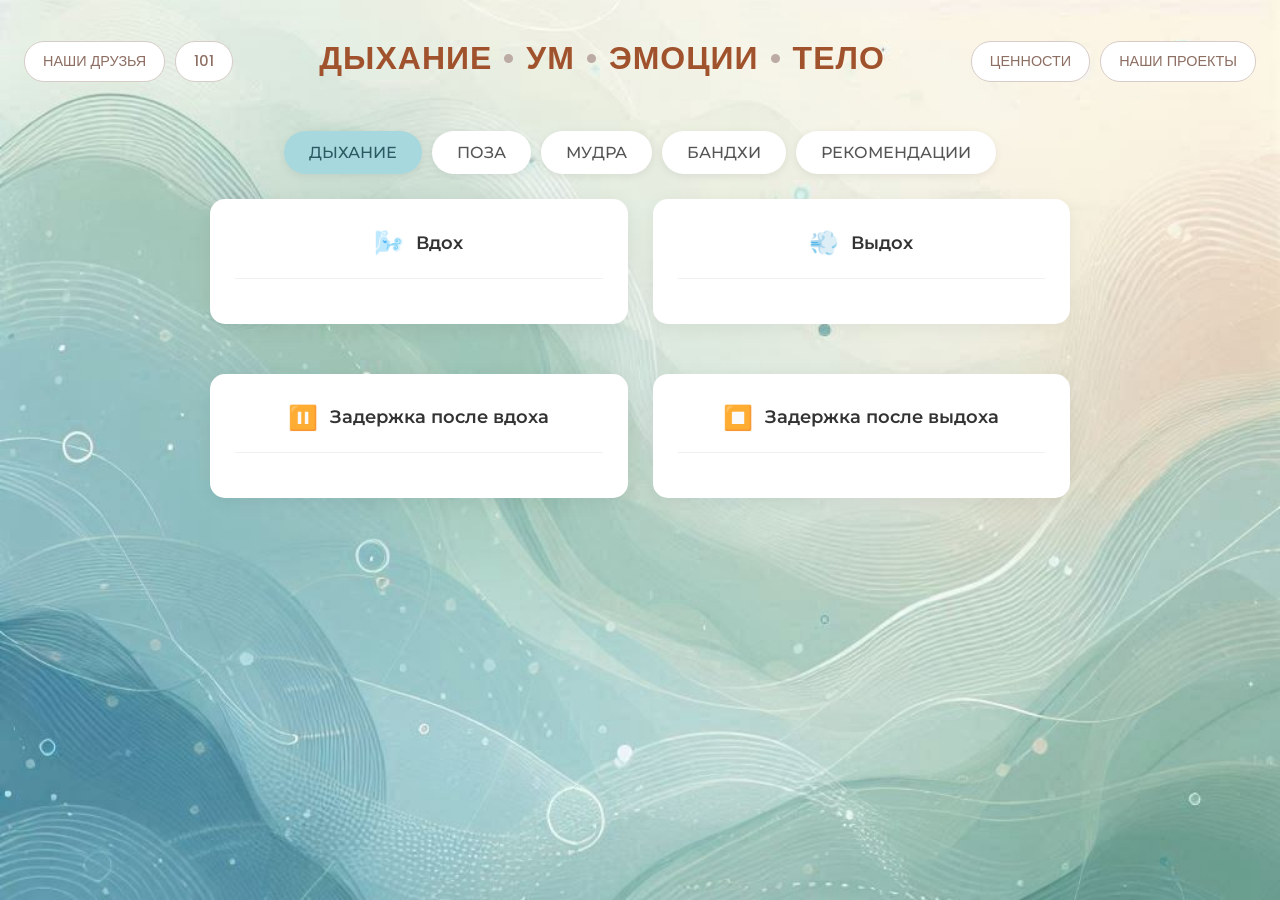
<file: 101.html>
<!DOCTYPE html>
<html lang="ru">
<head>
    <meta charset="UTF-8">
    <meta name="viewport" content="width=device-width, initial-scale=1.0">
    <title>Принципы Дыхания</title>
    
    <!-- Подключаем шрифты -->
    <link rel="preconnect" href="https://fonts.googleapis.com">
    <link rel="preconnect" href="https://fonts.gstatic.com" crossorigin>
    <link href="https://fonts.googleapis.com/css2?family=Poppins:wght@400;500;600&family=Montserrat:wght@500;600&display=swap" rel="stylesheet">
    
    <!-- Вот эта строка подключает твой файл со стилями -->
    <link rel="stylesheet" href="style.css">

</head>
<body>
   <div class="container">
        <header class="site-header">
            <div class="top-nav-bar">
                <div class="nav-group-left">
                    <a href="friends.html" class="nav-button">НАШИ ДРУЗЬЯ</a>
                    <a href="101.html" class="nav-button panel-101">101</a>
                </div>
                <h1 class="site-title">
                    <a class="site-title-link" href="index.html"> 
                        <span class="title-part">ДЫХАНИЕ</span><span class="title-separator"> • </span>
                        <span class="title-part">УМ</span><span class="title-separator"> • </span>
                        <span class="title-part">ЭМОЦИИ</span><span class="title-separator"> • </span>
                        <span class="title-part">ТЕЛО</span>
                    </a>
                </h1>
                <div class="nav-group-right">
                    <a href="https://www.notion.so/private25/1ce0787de35d4fd7b3238b3dd1a90fca" target="_blank" rel="noopener noreferrer" class="nav-button panel-values">ЦЕННОСТИ</a>
                    <a href="projects.html" class="nav-button">НАШИ ПРОЕКТЫ</a>
                </div>
            </div>
        </header>
        <div class="page-container">
            <div class="tabs-container">
                <!-- КНОПКИ-ВКЛАДКИ -->
                <div class="tabs-nav">
                    <button class="tab-button active tab-breath" data-tab-target="#breath">ДЫХАНИЕ</button>
                    <button class="tab-button tab-pose" data-tab-target="#pose">ПОЗА</button>
                    <button class="tab-button tab-mudra" data-tab-target="#mudra">МУДРА</button>
                    <button class="tab-button tab-bandhi" data-tab-target="#bandhi">БАНДХИ</button>
                    <button class="tab-button tab-recs" data-tab-target="#recs">РЕКОМЕНДАЦИИ</button>
                </div>

                <!-- СОДЕРЖИМОЕ ВКЛАДОК -->
                <div class="tab-content-container">
    
                    <!-- ВКЛАДКА 1: ДЫХАНИЕ (ОБНОВЛЕННОЕ СОДЕРЖАНИЕ) -->
<div id="breath" class="tab-content active">
    <div class="card-grid">
        <!-- Блок 1: Вдох -->
        <details class="info-card">
            <summary class="card-header">
                <span class="card-icon">🌬️</span><h3>Вдох</h3>
            </summary>
            <div class="card-body">
                <p><strong>Суть:</strong> Активный процесс наполнения, питания и принятия жизненной энергии.</p>
                <ul>
                    <li><strong>Физиология:</strong><br>Диафрагма и межреберные мышцы сокращаются, создавая пространство для воздуха. Это — активное действие.</li>
                    <li><strong>Энергетика:</strong>
                        <ul>
                            <strong>Наполнение:</strong> Вы принимаете энергию, пищу, жизнь
                            <strong>Намерение:</strong> Наполниться, принять, получить
                        </ul>
                    </li>
                    <li><strong>Ощущения / Фокус:</strong><br>Сосредоточьтесь на ощущении расширения грудной клетки и мягкого опускания диафрагмы. Представьте, как с воздухом в вас входит свет и жизненная сила. Движение энергии от центра (область пупка) по позвоночнику наверх - к голове</li>
                </ul>
            </div>
        </details>
        <!-- Блок 2: Выдох -->
        <details class="info-card">
            <summary class="card-header">
                <span class="card-icon">💨</span><h3>Выдох</h3>
            </summary>
            <div class="card-body">
                <p><strong>Суть:</strong> Преимущественно пассивный процесс освобождения, очищения и отпускания.</p>
                 <ul>
                    <li><strong>Физиология:</strong><br>Диафрагма и межреберные мышцы расслабляются. Легкие сжимаются под действием эластичности. В спокойном дыхании это — пассивное действие (без усилий)</li>
                    <li><strong>Энергетика:</strong>
                        <ul>
                            <strong>Освобождение:</strong> Вы отпускаете напряжение, усталость, токсины (CO2)
                            <strong>Намерение:</strong> Освободиться, отпустить, заземлиться
                        </ul>
                    </li>
                    <li><strong>Ощущения / Фокус:</strong><br>Сосредоточьтесь на ощущении опустошения и расслабления. Позвольте телу "сдуться" само по себе. Движение энергии - к центру и вниз. Представьте, как напряжение стекает вниз и уходит в землю.</li>
                </ul>
            </div>
        </details>
        <!-- Блок 3: Задержка после вдоха -->
         <details class="info-card">
            <summary class="card-header">
                <span class="card-icon">⏸️</span><h3>Задержка после вдоха</h3>
            </summary>
            <div class="card-body">
                <p><strong>Суть:</strong> Момент трансформации, когда полученная энергия усваивается и интегрируется.</p>
                <ul>
                    <li><strong>Физиология:</strong><br>Давление в легких повышено. Происходит интенсивный газообмен. Это — фаза ассимиляции.</li>
                    <li><strong>Энергетика:</strong>
                        <ul>
                            <strong>Интеграция:</strong> Полученная на вдохе энергия (прана) "переваривается" и усваивается
                            <strong>Намерение:</strong> Усвоить, трансформировать
                        </ul>
                    </li>
                    <li><strong>Ощущения / Фокус:</strong><br>Сосредоточьтесь на ощущении наполненности и концентрации энергии в теле</li>
                </ul>
            </div>
        </details>
        <!-- Блок 4: Задержка после выдоха -->
        <details class="info-card">
            <summary class="card-header">
                <span class="card-icon">⏹️</span><h3>Задержка после выдоха</h3>
            </summary>
            <div class="card-body">
                 <p><strong>Суть:</strong> Момент глубокого покоя и тишины, из которого рождается новый импульс к жизни.</p>
                 <ul>
                    <li><strong>Физиология:</strong><br>Легкие пусты. Нервная система максимально успокаивается. Это — фаза глубокого покоя.</li>
                    <li><strong>Энергетика:</strong>
                        <ul>
                            <strong>Потенциал:</strong> Состояние полной тишины и пустоты, из которой рождается новый импульс к вдоху
                            <strong>Намерение:</strong> Погрузиться в тишину, обнулиться
                        </ul>
                    </li>
                    <li><strong>Ощущения / Фокус:</strong><br>Сосредоточьтесь на ощущении пустоты, тишины и полного расслабления перед началом нового цикла.</li>
                </ul>
            </div>
        </details>
    </div>
</div>

                    <!-- ВКЛАДКА 2: ПОЗА (ОБНОВЛЕННОЕ СОДЕРЖАНИЕ) -->
                   <div id="pose" class="tab-content">
                       <div class="card-grid">
   <!-- Блок 6: На стуле -->
        <details class="info-card">
            <summary class="card-header">
                <span class="card-icon">🪑</span><h3>На стуле</h3>
             </summary>
            <div class="card-body">
                <p><strong>Суть: Самый доступный вариант, идеален для практики без опыта,</strong> а также при травмах коленей или спины.</p>
                <ul>
                    <li><strong>Техника:</strong><br>Сядьте на край стула, не опираясь на спинку. Стопы на полу, параллельны друг другу. Колени согнуты под углом 90 градусов.</li>
                    <li><strong>Фокус:</strong><br>Не проваливайтесь в пояснице. Вытягивайтесь за макушкой вверх. Если стопы не достают до пола, подставьте под них книги. <strong>Даже сидя на стуле, сохраняйте осознанность в осанке.</strong></li>
                </ul>
            </div>
        </details>

                            <!-- Блок 4: Ваджрасана -->
        <details class="info-card">
            <summary class="card-header">
                <span class="card-icon">🧘</span><h3>Ваджрасана</h3>
            </summary>
            <div class="card-body">
                <p><strong>Суть: Отличная поза для начинающих.</strong> Устойчивое положение на коленях, которое естественным образом выпрямляет спину и успокаивает ум.</p>
                <ul>
                    <li><strong>Техника:</strong><br>Встаньте на колени, соедините большие пальцы ног и медленно опустите таз на пятки.</li>
                    <li><strong>Фокус:</strong><br>Если больно подъемам стоп — подложите под них полотенце. Если больно коленям — подушку между бедрами и икрами. <strong>Никогда не терпите острую боль. Цель — устойчивость, а не выносливость.</strong></li>
                </ul>
            </div>
         </details>

                          <!-- Блок 5: Вирасана -->
        <details class="info-card">
            <summary class="card-header">
                <span class="card-icon">🧘</span><h3>Вирасана</h3>
            </summary>
            <div class="card-body">
                <p><strong>Суть:</strong> Поза для более опытных практиков. Глубоко вытягивает переднюю поверхность бедер, требует хорошей гибкости.</p>
                 <ul>
                    <li><strong>Техника:</strong><br>Из позы на коленях разведите стопы в стороны (шире таза) и медленно опустите таз на пол **между стопами**.</li>
                    <li><strong>Фокус:</strong><br>Всегда используйте высокий блок или стопку книг под тазом! Начинайте с высокой опоры. <strong>При малейшей боли в коленях немедленно выходите из позы или увеличьте высоту опоры. Безопасность — приоритет.</strong></li>
                </ul>
            </div>
        </details>

                           <!-- Блок 3: Сукхасана -->
        <details class="info-card">
            <summary class="card-header">
                <span class="card-icon">🧘</span><h3>Сукхасана</h3>
            </summary>
            <div class="card-body">
                <p><strong>Суть: Идеальная поза для новичков и людей без опыта.</strong> Основная задача — не сложное положение ног, а **прямой и вытянутый позвоночник.**</p>
                <ul>
                    <li><strong>Техника:</strong><br>Просто скрестите голени так, чтобы каждая стопа оказалась под противоположным коленом. Расслабьте бедра.</li>
                    <li><strong>Фокус:</strong><br>Не сутультесь! Сядьте на край подушки или блока, чтобы спина выпрямилась сама. Колени должны быть ниже таза. <strong>Ваша цель — комфорт. Если ноги затекают, поменяйте перекрест или сядьте выше.</strong></li>
                </ul>
            </div>
        </details>

                           <!-- Блок 2: Сиддхасана -->
        <details class="info-card">
            <summary class="card-header">
                <span class="card-icon">🧘</span><h3>Сиддхасана</h3>
            </summary>
            <div class="card-body">
                <p><strong>Суть:</strong> Устойчивая медитативная поза, которая направляет энергию вверх. Считается одной из лучших и самых безопасных для практики пранаямы.</p>
                <ul>
                    <li><strong>Техника:</strong><br>1. Согните левую ногу и прижмите пятку к промежности.<br>2. Согните правую ногу и положите правую пятку над левой, у лобковой кости.</li>
                    <li><strong>Фокус:</strong><br>Опора под тазом поможет держать спину прямой без усилий. Колени должны быть на полу или близко к нему. <strong>Практикуйте без напряжения; дискомфорт в лодыжках или коленях — знак, что нужно увеличить высоту опоры.</strong></li>
                </ul>
            </div>
        </details>

                           <!-- Блок 1: Падмасана -->
        <details class="info-card">
            <summary class="card-header">
                <span class="card-icon">🧘</span><h3>Падмасана</h3>
            </summary>
            <div class="card-body">
                <p><strong>Суть:</strong> Создание максимально устойчивого основания для пранаямы с идеально прямым позвоночником. **Это продвинутая поза, не делайте ее при боли в коленях!**</p>
                <ul>
                    <li><strong>Техника:</strong><br>1. Сядьте, вытянув ноги. Согните правую ногу и положите стопу на левое бедро. <br>2. Согните левую ногу и положите ее стопу на правое бедро.</li>
                    <li><strong>Фокус:</strong><br>Все движение идет от тазобедренного сустава, а не от колена. Используйте опору (блок) под тазом. Начните с Полулотоса (только одна нога сверху). <strong>Слушайте тело: боль — это сигнал немедленно ослабить или выйти из позы.</strong></li>
                </ul>
            </div>
        </details>
                           
                        </div>
                    </div>

                
                    <!-- ВКЛАДКА 3: МУДРА (ФИНАЛЬНАЯ ВЕРСИЯ) -->
<div id="mudra" class="tab-content">
    <div class="card-grid">

        <!-- Блок 1: Ладони на бедрах/коленях -->
        <details class="info-card">
            <summary class="card-header">
                <span class="card-icon">👐</span><h3>Ладони на бедрах/коленях</h3>
            </summary>
            <div class="card-body">
                <p><strong>Суть:</strong> Самое простое и базовое положение рук. Оно не отвлекает и создает ощущение стабильности и заземления, позволяя полностью сосредоточиться на дыхании.</p>
                <ul>
                    <li><strong>Техника:</strong><br>Просто положите руки на колени или бедра.<br>• <strong>Ладони вверх:</strong> создает открытость и восприимчивость.<br>• <strong>Ладони вниз:</strong> создает ощущение заземления и стабильности.</li>
                </ul>
            </div>
        </details>

        <!-- Блок 2: Вишну Мудра -->
        <details class="info-card">
            <summary class="card-header">
                <span class="card-icon">👌</span><h3>Вишну Мудра</h3>
            </summary>
            <div class="card-body">
                <p><strong>Суть:</strong> «Жест Вишну» — это специфическое положение пальцев правой руки для выполнения техник попеременного дыхания (пранаям).</p>
                <ul>
                    <li><strong>Техника:</strong><br>1. На правой руке согните указательный и средний пальцы к основанию большого пальца.<br>2. Поднесите руку к лицу. Если это комфортно, то фаланги согнутых указательного и среднего пальцев можно мягко прислонить к области межбровья («третьему глазу») для стабильности.<br>3. Большой палец используется для закрытия правой ноздри, а безымянный и мизинец — для левой.</li>
                </ul>
            </div>
        </details>

        <!-- Блок 3: Джняна Мудра -->
        <details class="info-card">
            <summary class="card-header">
                <span class="card-icon">👌</span><h3>Джняна Мудра</h3>
            </summary>
            <div class="card-body">
                <p><strong>Суть:</strong> «Жест Знания». Пассивный, принимающий жест, который символизирует мудрость и помогает достичь спокойствия.</p>
                <ul>
                    <li><strong>Техника:</strong><br>Кончики указательного и большого пальцев мягко соприкасаются, образуя идеальное кольцо. Остальные три пальца выпрямлены и расслаблены. Ладонь обычно смотрит вниз, располагаясь на колене.</li>
                </ul>
            </div>
        </details>

        <!-- Блок 4: Чин Мудра -->
        <details class="info-card">
            <summary class="card-header">
                <span class="card-icon">👌</span><h3>Чин Мудра</h3>
            </summary>
            <div class="card-body">
                <p><strong>Суть:</strong> «Жест Сознания». Более активный жест, который помогает направить энергию и сохранить осознанность.</p>
                 <ul>
                    <li><strong>Техника:</strong><br>Указательный палец сгибается, и его кончик касается основания большого пальца. Большой палец легко накрывает ноготь указательного. Ладонь обычно смотрит вверх.</li>
                </ul>
            </div>
        </details>

        <!-- Блок 5: Шанмукхи Мудра -->
        <details class="info-card">
            <summary class="card-header">
                <span class="card-icon">🙉</span><h3>Шанмукхи Мудра</h3>
            </summary>
            <div class="card-body">
                <p><strong>Суть:</strong> «Жест закрытия семи врат». Предназначен для отвлечения чувств от внешних объектов для глубокого погружения внутрь. <p><strong>Выполняется с осторожностью, без давления</strong></p>
                <ul>
                    <li><strong>Классический вариант:</strong><br>1. Большими пальцами мягко закройте уши.<br>2. Указательными пальцами легко коснитесь век.<br>3. Средними пальцами — крыльев носа.<br>4. Безымянными — области над верхней губой.<br>5. Мизинцами — области под нижней губой.</li>
                    <li><strong>Альтернативный (упрощенный) вариант:</strong><br>Большими пальцами закройте уши, а остальные пальцы просто положите на лоб или на макушку. Этого достаточно, чтобы направить внимание внутрь.</li>
                </ul>
            </div>
        </details>

    </div>
</div>
                    
                   <!-- ВКЛАДКА 4: БАНДХИ (ПОЛНАЯ ВЕРСИЯ) -->
<div id="bandhi" class="tab-content">
    <div class="card-grid">
        
        <!-- Блок 1: Джаландхара Бандха -->
        <details class="info-card">
            <summary class="card-header">
                <span class="card-icon">🔒</span><h3>Джаландхара Бандха</h3>
            </summary>
            <div class="card-body">
                <p><strong>Суть:</strong> "Горловой замок" - «запечатывает» энергию в верхней части туловища, регулирует кровообращение в мозге и сердце, успокаивает нервную систему. Выполняется на задержке после вдоха.</p>
                <ul>
                    <li><strong>Техника:</strong><br>1. Сядьте с прямой спиной, сделайте глубокий, полный вдох.<br>2. Задержите дыхание.<br>3. Мягко опустите подбородок в яремную впадину (углубление между ключицами).<br>4. Вытягивайте заднюю поверхность шеи, не сжимая горло с силой.<br>5. <strong>Чтобы выйти: сначала поднимите голову, затем плавно выдохните.</strong></li>
                </ul>
            </div>
        </details>

        <!-- Блок 2: Уддияна Бандха -->
        <details class="info-card">
            <summary class="card-header">
                <span class="card-icon">🔒</span><h3>Уддияна Бандха</h3>
            </summary>
            <div class="card-body">
                <p><strong>Суть:</strong> "Брюшной замок" - мощная техника, которая поднимает энергию вверх и массирует внутренние органы. <strong>ВАЖНО: выполняется СТРОГО на пустой желудок и ТОЛЬКО на задержке после полного выдоха.</strong></p>
                <ul>
                    <li><strong>Техника:</strong><br>1. Сделайте полный, форсированный выдох (можно через рот).<br>2. Задержите дыхание.<br>3. Сделайте «ложный вдох»: расширьте грудную клетку, как будто вдыхаете, но не впуская воздух. <br>4. Живот сам втянется под ребра, создавая вакуум.<br>5. <strong>Чтобы выйти: сначала расслабьте живот, затем сделайте мягкий, медленный вдох.</strong></li>
                </ul>
            </div>
        </details>

        <!-- Блок 3: Мула Бандха -->
        <details class="info-card">
            <summary class="card-header">
                <span class="card-icon">🔒</span><h3>Мула Бандха</h3>
            </summary>
            <div class="card-body">
                <p><strong>Суть:</strong> "Корневой замок" - самый тонкий и важный замок. Это мягкое сокращение и подтягивание вверх мышц промежности. Он предотвращает «утечку» энергии вниз и направляет ее вверх по позвоночнику.</p>
                <ul>
                    <li><strong>Техника:</strong><br>1. Это не грубое сжатие, а легкий внутренний лифт.<br>2. Представьте, что вы мягко пытаетесь остановить мочеиспускание, но задействуя только центральную точку промежности.<br>3. Ощущение должно быть направлено вверх, к пупку.<br>4. Начинайте с 10-20% усилия. Этот замок — скорее намерение, чем грубое мышечное действие.</li>
                </ul>
            </div>
        </details>

    </div>
</div>

                    <!-- ВКЛАДКА 5: РЕКОМЕНДАЦИИ (С УЧЕТОМ ПРАВОК) -->
<div id="recs" class="tab-content">
    <div class="card-grid">

        <!-- Блок 1: Ключ к Успешной Практике -->
        <details class="info-card">
            <summary class="card-header">
                <span class="card-icon">💡</span><h3>Ключ к Успешной Практике</h3>
            </summary>
            <div class="card-body">
                <p>Основные принципы, которые помогут сделать вашу практику эффективной, безопасной и приятной</p>
                <ul>
                    <li><strong>Осознанность</strong><br>Каждое дыхание – это акт присутствия.</li>
                    <li><strong>Постепенность</strong><br>Начинайте с малого, двигайтесь в своем темпе.</li>
                    <li><strong>Регулярность</strong><br>Последовательность важнее интенсивности.</li>
                    <li><strong>Безопасность</strong><br>Ваше здоровье и комфорт – превыше всего.</li>
                    <li><strong>Радость</strong><br>Пусть практика приносит удовольствие и вдохновение!</li>
                </ul>
            </div>
        </details>

        <!-- Блок 2: Общие Рекомендации (Как практиковать?) -->
        <details class="info-card">
            <summary class="card-header">
                <span class="card-icon">📋</span><h3>Общие Рекомендации</h3>
            </summary>
            <div class="card-body">
                <p>Практические шаги по организации правильной и комфортной сессии пранаямы</p>
                <ul>
                    <li><strong>Условия</strong><br>Практикуйте регулярно (в идеале — в одно и то же время) в чистом, тихом, хорошо проветриваемом месте. Используйте свободную, не стесняющую одежду.</li>
                    <li><strong>Подготовка</strong><br>Практикуйте на пустой желудок (через 3-4 часа после еды). Перед началом желательно очистить носовые проходы.</li>
                    <li><strong>Поза</strong><br>Сидите с прямой спиной в удобной медитативной позе или на стуле.</li>
                    <li><strong>Процесс</strong><br>Начинайте с нескольких циклов естественного дыхания. Дышите плавно, без напряжения. Завершайте практику Шавасаной (позой расслабления) или минутой тишины.</li>
                    <li><strong>Руководство</strong><br>Сложные техники (особенно с задержками и замками) настоятельно рекомендуется осваивать под руководством опытного инструктора.</li>
                </ul>
            </div>
        </details>
        
        <!-- Блок 3: Показания к Применению (Зачем практиковать?) -->
        <details class="info-card">
            <summary class="card-header">
                <span class="card-icon">🎯</span><h3>Показания к Применению</h3>
            </summary>
            <div class="card-body">
                <p>Зачем практиковать: положительные эффекты от регулярной и правильной практики</p>
                <ul>
                    <li><strong>Ментальное и Эмоциональное здоровье</strong><br>Снижение стресса и тревожности, улучшение концентрации и ясности ума, повышение эмоциональной стабильности и качества сна.</li>
                    <li><strong>Физическое здоровье</strong><br>Укрепление дыхательной системы, нормализация работы нервной и сердечно-сосудистой систем (включая артериальное давление), улучшение пищеварения и детоксикация организма.</li>
                    <li><strong>Энергетическое состояние</strong><br>Повышение уровня жизненной энергии (Праны), ощущение бодрости, балансировка энергетической системы тела и подготовка к медитации.</li>
                </ul>
            </div>
        </details>
        
        <!-- Блок 4: Противопоказания и Ограничения -->
        <details class="info-card">
            <summary class="card-header">
                <span class="card-icon">🚫</span><h3>Противопоказания•Ограничения</h3>
            </summary>
            <div class="card-body">
                <p>В каких случаях следует быть особенно осторожным или полностью воздержаться от практики</p>
                <ul>
                    <li><strong>Строгие Противопоказания (Когда практиковать НЕЛЬЗЯ)</strong><br>• Острые состояния: лихорадка, высокая температура, острые воспалительные процессы (включая органы ЖКТ), инфекции, сильные боли.<br>• Серьезные заболевания: недавний инфаркт/инсульт, тяжелые пороки сердца, неконтролируемая гипертония, активная фаза туберкулеза, острые психозы, эпилепсия (для некоторых техник).<br>• Другое: недавние операции, глаукома/отслоение сетчатки, кровотечения, состояние опьянения.</li>
                    <li><strong>Ограничения (Когда нужна ОСТОРОЖНОСТЬ и адаптация)</strong><br>• Беременность и менструация.<br>• Нестабильное высокое или низкое давление.<br>• Любые хронические заболевания.<br>• Сильное физическое или умственное истощение.</li>
                </ul>
            </div>
        </details>

        <!-- Блок 5: Важное Напоминание -->
        <details class="info-card">
            <summary class="card-header">
                <span class="card-icon">👍</span><h3>Важное Напоминание</h3>
            </summary>
            <div class="card-body">
                <p>Отказ от ответственности и призыв к осознанному подходу</p>
                 <ul>
                    <li>Этот набор карточек является информационным и обучающим ресурсом</li>
                    <li>Он не заменяет консультацию с квалифицированным врачом или сертифицированным инструктором по йоге и пранаяме</li>
                    <li>Создатели не несут ответственности за неправильное применение техник</li>
                    <li>Пожалуйста, относитесь к своему здоровью и практике ответственно!</li>
                </ul>
            </div>
        </details>

    </div>
</div>

                </div>
            </div>
        </div>
    </div>

    <script>
        // Простой JavaScript для переключения вкладок
        const tabs = document.querySelectorAll('.tab-button');
        const contents = document.querySelectorAll('.tab-content');

        tabs.forEach(tab => {
            tab.addEventListener('click', () => {
                const target = document.querySelector(tab.dataset.tabTarget);

                // Убираем класс 'active' у всех вкладок и контента
                tabs.forEach(t => t.classList.remove('active'));
                contents.forEach(c => c.classList.remove('active'));

                // Добавляем класс 'active' к нажатой вкладке и ее контенту
                tab.classList.add('active');
                target.classList.add('active');
            });
        });
    </script>

</body>
</html>
</file>
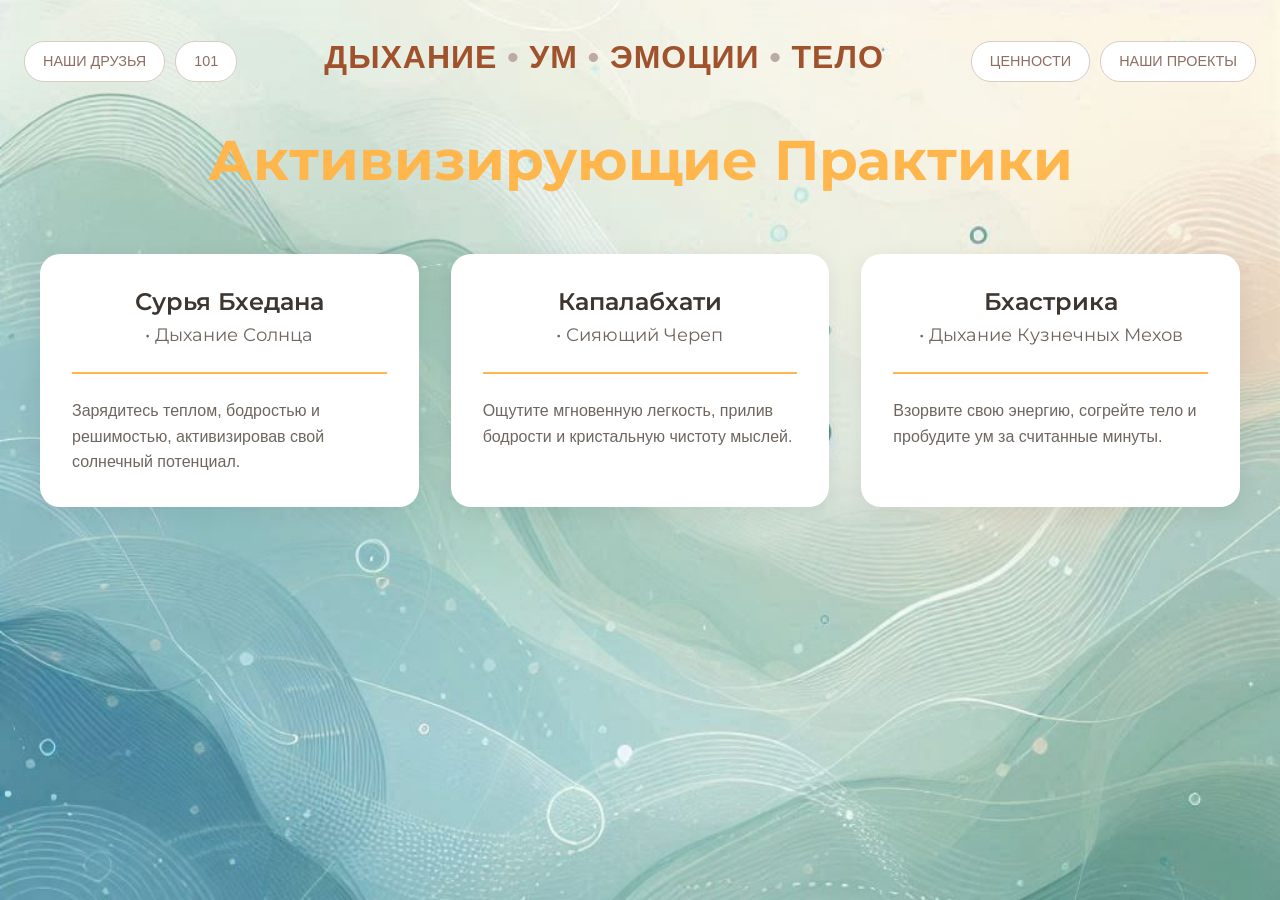
<file: activating.html>
<!DOCTYPE html>
<html lang="ru">
<head>
    <meta charset="UTF-8">
    <meta name="viewport" content="width=device-width, initial-scale=1.0">
    <title>Активизирующие Практики Дыхания</title>
    <link rel="stylesheet" href="style.css">
    <link rel="preconnect" href="https://fonts.googleapis.com">
    <link rel="preconnect" href="https://fonts.gstatic.com" crossorigin>
    <link href="https://fonts.googleapis.com/css2?family=Montserrat:wght@600;700&family=Nunito:wght@400&display=swap" rel="stylesheet">
</head>
<body class="theme-activating">
    <div class="container">
        <header class="site-header">
            <div class="top-nav-bar">
                <div class="nav-group-left">
                    <a href="friends.html" class="nav-button panel-friends">НАШИ ДРУЗЬЯ</a>
                    <a href="101.html" class="nav-button panel-101">101</a>
                </div>
                <h1 class="site-title">
    <a href="index.html" class="site-title-link">
        <span class="title-part">ДЫХАНИЕ</span><span class="title-separator"> • </span><span class="title-part">УМ</span><span class="title-separator"> • </span><span class="title-part">ЭМОЦИИ</span><span class="title-separator"> • </span><span class="title-part">ТЕЛО</span>
    </a>
</h1>
                <div class="nav-group-right">
                     <a href="https://www.notion.so/private25/1ce0787de35d4fd7b3238b3dd1a90fca?pvs=4" target="_blank" rel="noopener noreferrer" class="nav-button panel-values">ЦЕННОСТИ</a>
                    <a href="projects.html" class="nav-button">НАШИ ПРОЕКТЫ</a>
                </div>
            </div>
        </header>
  

    <main>
        <h1 class="page-title">Активизирующие Практики</h1>

        <div class="practice-grid">

            <a href="https://25rom.github.io/suria.html" class="practice-card"> <!-- Замените # на реальную ссылку -->
       
                <h3>
        <span class="practice-name">Сурья Бхедана</span>
        <br>
        <span class="practice-translation">• Дыхание Солнца</span>
       </h3>
                <hr>
                <p>Зарядитесь теплом, бодростью и решимостью, активизировав свой солнечный потенциал.</p>
            </a>

            <a href="https://25rom.github.io/kapalabhati.html" class="practice-card"> <!-- Замените # на реальную ссылку -->
           
                  <h3>
        <span class="practice-name">Капалабхати</span>
        <br>
        <span class="practice-translation">• Сияющий Череп</span>
       </h3>
                <hr>
                <p>Ощутите мгновенную легкость, прилив бодрости и кристальную чистоту мыслей.</p>
            </a>

            <a href="https://25rom.github.io/bhastrika.html" class="practice-card"> <!-- Замените # на реальную ссылку -->
                 <h3>
        <span class="practice-name">Бхастрика</span>
        <br>
        <span class="practice-translation">• Дыхание Кузнечных Мехов</span>
       </h3>
                <hr>
                <p>Взорвите свою энергию, согрейте тело и пробудите ум за считанные минуты.</p>
            </a>

        </div>
    </main>

</body>
</html>
</file>
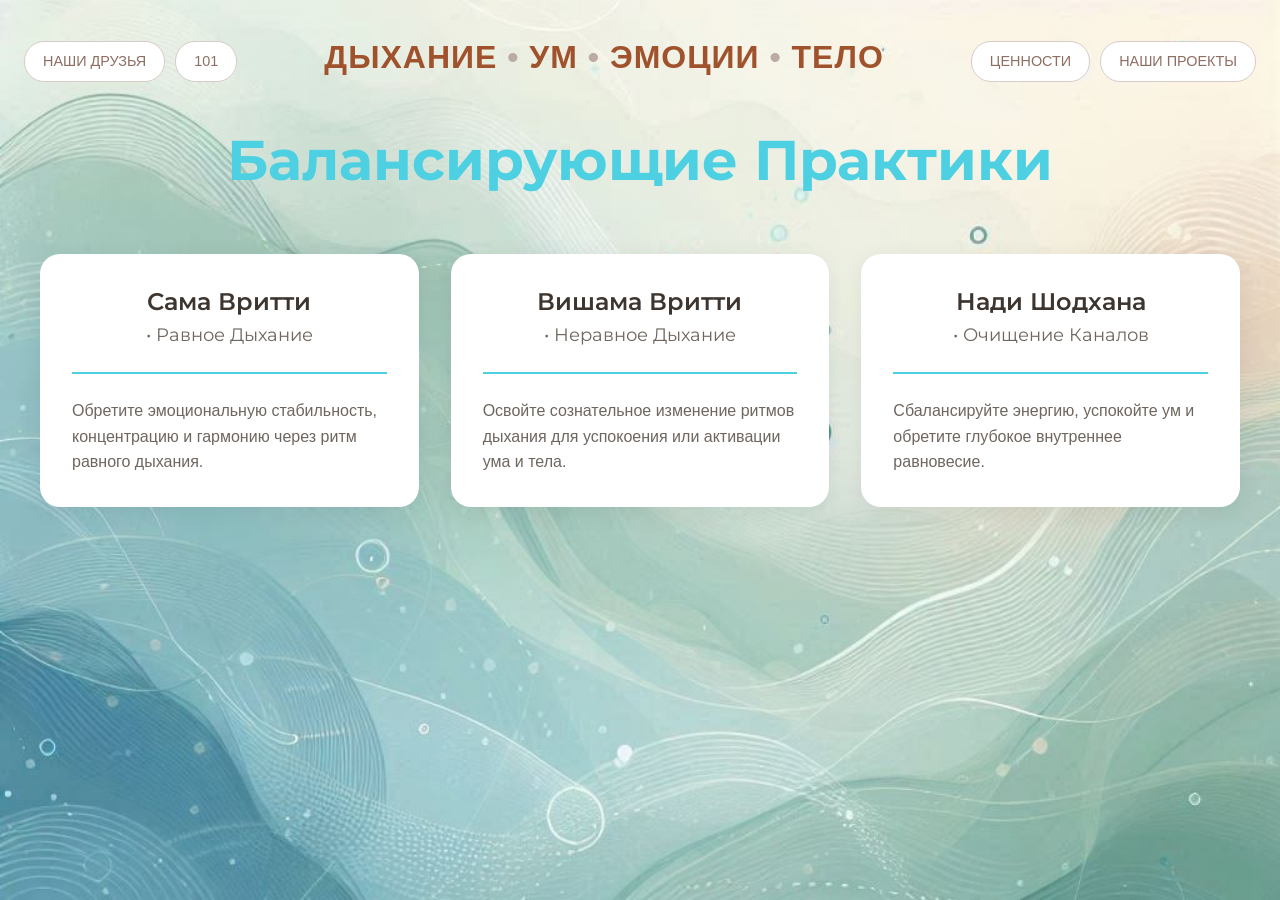
<file: balancing.html>
<!DOCTYPE html>
<html lang="ru">
<head>
    <meta charset="UTF-8">
    <meta name="viewport" content="width=device-width, initial-scale=1.0">
    <title>Балансирующие Практики Дыхания</title>
    <link rel="stylesheet" href="style.css">
    <link rel="preconnect" href="https://fonts.googleapis.com">
    <link rel="preconnect" href="https://fonts.gstatic.com" crossorigin>
    <link href="https://fonts.googleapis.com/css2?family=Montserrat:wght@600;700&family=Nunito:wght@400&display=swap" rel="stylesheet">
</head>
<body class="theme-balancing">
   <div class="container">
        <header class="site-header">
            <div class="top-nav-bar">
                <div class="nav-group-left">
                    <a href="friends.html" class="nav-button panel-friends">НАШИ ДРУЗЬЯ</a>
                    <a href="101.html" class="nav-button panel-101">101</a>
                </div>
                <h1 class="site-title">
    <a href="index.html" class="site-title-link">
        <span class="title-part">ДЫХАНИЕ</span><span class="title-separator"> • </span><span class="title-part">УМ</span><span class="title-separator"> • </span><span class="title-part">ЭМОЦИИ</span><span class="title-separator"> • </span><span class="title-part">ТЕЛО</span>
    </a>
</h1>
                <div class="nav-group-right">
                     <a href="https://www.notion.so/private25/1ce0787de35d4fd7b3238b3dd1a90fca?pvs=4" target="_blank" rel="noopener noreferrer" class="nav-button panel-values">ЦЕННОСТИ</a>
                    <a href="projects.html" class="nav-button">НАШИ ПРОЕКТЫ</a>
                </div>
            </div>
        </header>
    <main>
        <h1 class="page-title">Балансирующие Практики</h1>

        <div class="practice-grid">

            <a href="https://25rom.github.io/sama_vritti.html" class="practice-card"> <!-- Замените # на реальную ссылку -->
                <h3>
        <span class="practice-name">Сама Вритти</span>
        <br>
        <span class="practice-translation">• Равное Дыхание</span>
       </h3>
                <hr>
                <p>Обретите эмоциональную стабильность, концентрацию и гармонию через ритм равного дыхания.</p>
            </a>
            
            <a href="https://25rom.github.io/vishama_vritti.html" class="practice-card"> <!-- Замените # на реальную ссылку -->
            
                       <h3>
        <span class="practice-name">Вишама Вритти</span>
        <br>
        <span class="practice-translation">• Неравное Дыхание</span>
       </h3>
                <hr>
                <p>Освойте сознательное изменение ритмов дыхания для успокоения или активации ума и тела.</p>
            </a>

            <a href="https://25rom.github.io/nadi_shodhana.html" class="practice-card"> <!-- Замените # на реальную ссылку -->
                 <h3>
        <span class="practice-name">Нади Шодхана</span>
        <br>
        <span class="practice-translation">• Очищение Каналов</span>
       </h3>
                <hr>
                <p>Сбалансируйте энергию, успокойте ум и обретите глубокое внутреннее равновесие.</p>
            </a>

        </div>
    </main>

</body>
</html>
</file>
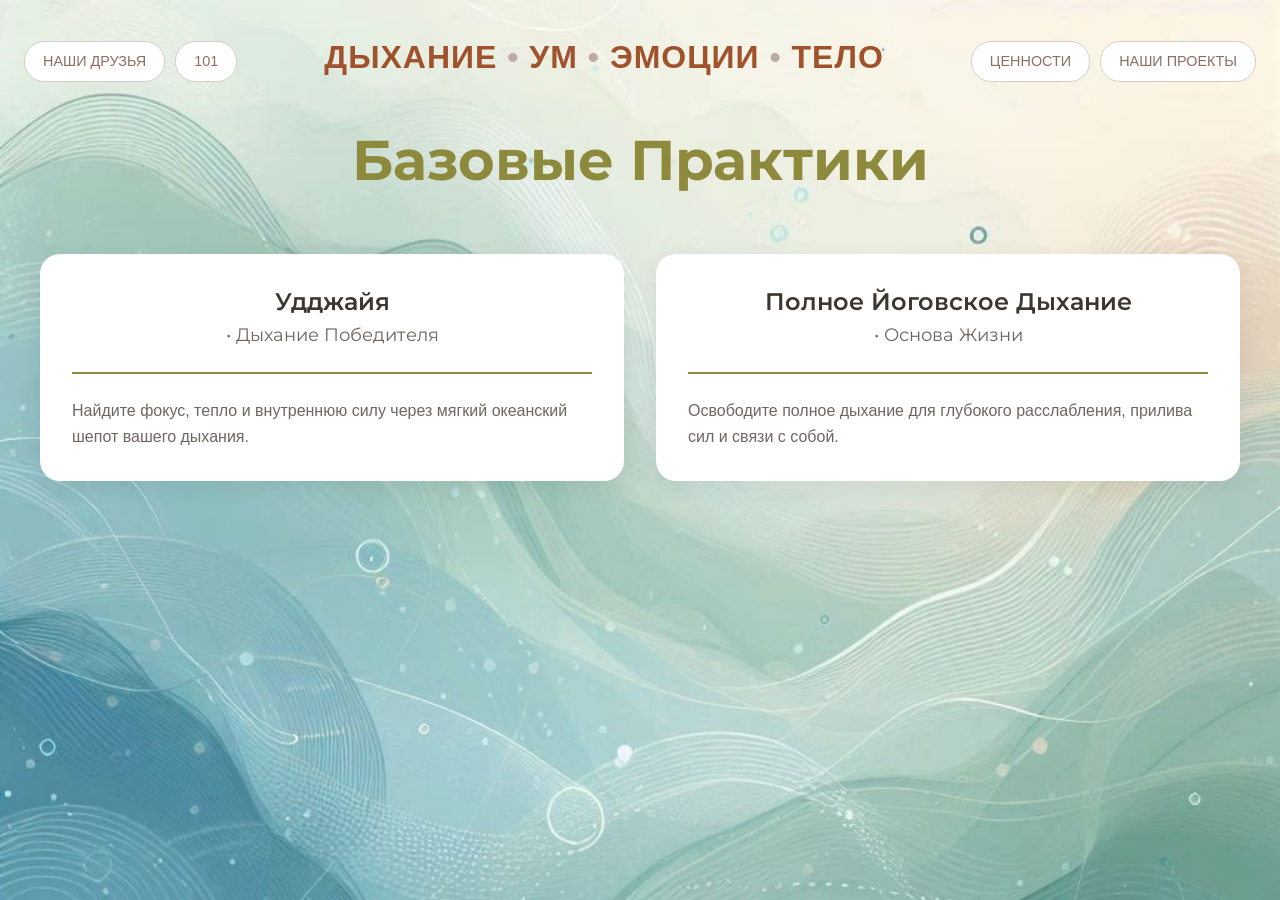
<file: base.html>
<!DOCTYPE html>
<html lang="ru">
<head>
    <meta charset="UTF-8">
    <meta name="viewport" content="width=device-width, initial-scale=1.0">
    <title>Базовые Практики Дыхания</title>
    <link rel="stylesheet" href="style.css">
    <!-- Подключаем шрифты -->
    <link rel="preconnect" href="https://fonts.googleapis.com">
    <link rel="preconnect" href="https://fonts.gstatic.com" crossorigin>
    <link href="https://fonts.googleapis.com/css2?family=Montserrat:wght@600;700&family=Nunito:wght@400&display=swap" rel="stylesheet">
</head>
<body class="theme-base">
<div class="container">
        <header class="site-header">
            <div class="top-nav-bar">
                <div class="nav-group-left">
                    <a href="friends.html" class="nav-button panel-friends">НАШИ ДРУЗЬЯ</a>
                    <a href="101.html" class="nav-button panel-101">101</a>
                </div>
                <h1 class="site-title">
    <a href="index.html" class="site-title-link">
        <span class="title-part">ДЫХАНИЕ</span><span class="title-separator"> • </span><span class="title-part">УМ</span><span class="title-separator"> • </span><span class="title-part">ЭМОЦИИ</span><span class="title-separator"> • </span><span class="title-part">ТЕЛО</span>
    </a>
</h1>
                <div class="nav-group-right">
                     <a href="https://www.notion.so/private25/1ce0787de35d4fd7b3238b3dd1a90fca?pvs=4" target="_blank" rel="noopener noreferrer" class="nav-button panel-values">ЦЕННОСТИ</a>
                    <a href="projects.html" class="nav-button">НАШИ ПРОЕКТЫ</a>
                </div>
            </div>
        </header>
    <main>
        <h1 class="page-title">Базовые Практики</h1>

        <div class="practice-grid">

            <a href="https://25rom.github.io/udjai.html" class="practice-card"> <!-- Замените # на реальную ссылку -->
        
                  <h3>
        <span class="practice-name">Удджайя</span>
        <br>
        <span class="practice-translation">• Дыхание Победителя</span>
       </h3>
                <hr>
                <p>Найдите фокус, тепло и внутреннюю силу через мягкий океанский шепот вашего дыхания.</p>
            </a>

            <a href="https://25rom.github.io/vibhagia.html" class="practice-card"> <!-- Замените # на реальную ссылку -->
        
                  <h3>
        <span class="practice-name">Полное Йоговское Дыхание</span>
        <br>
        <span class="practice-translation">• Основа Жизни</span>
       </h3>
                <hr>
                <p>Освободите полное дыхание для глубокого расслабления, прилива сил и связи с собой.</p>
            </a>

        </div>
    </main>

</body>
</html>
</file>
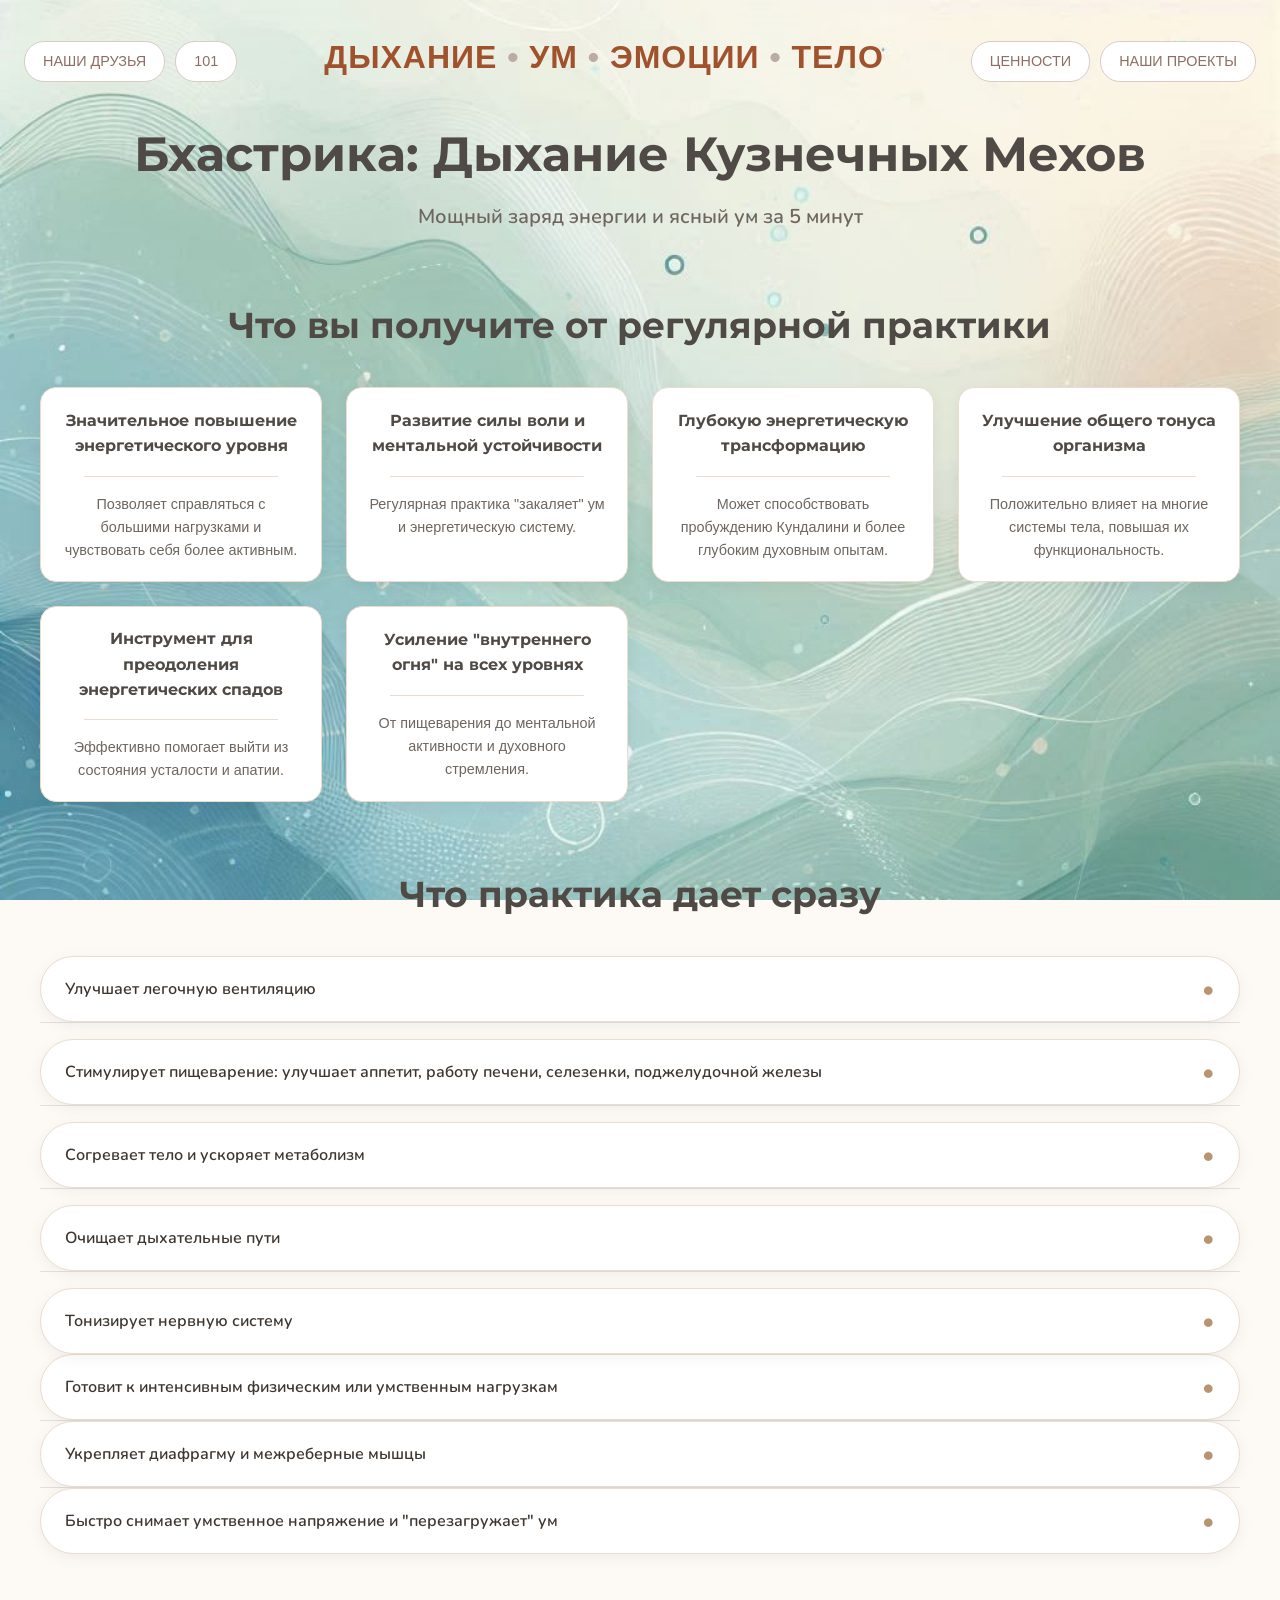
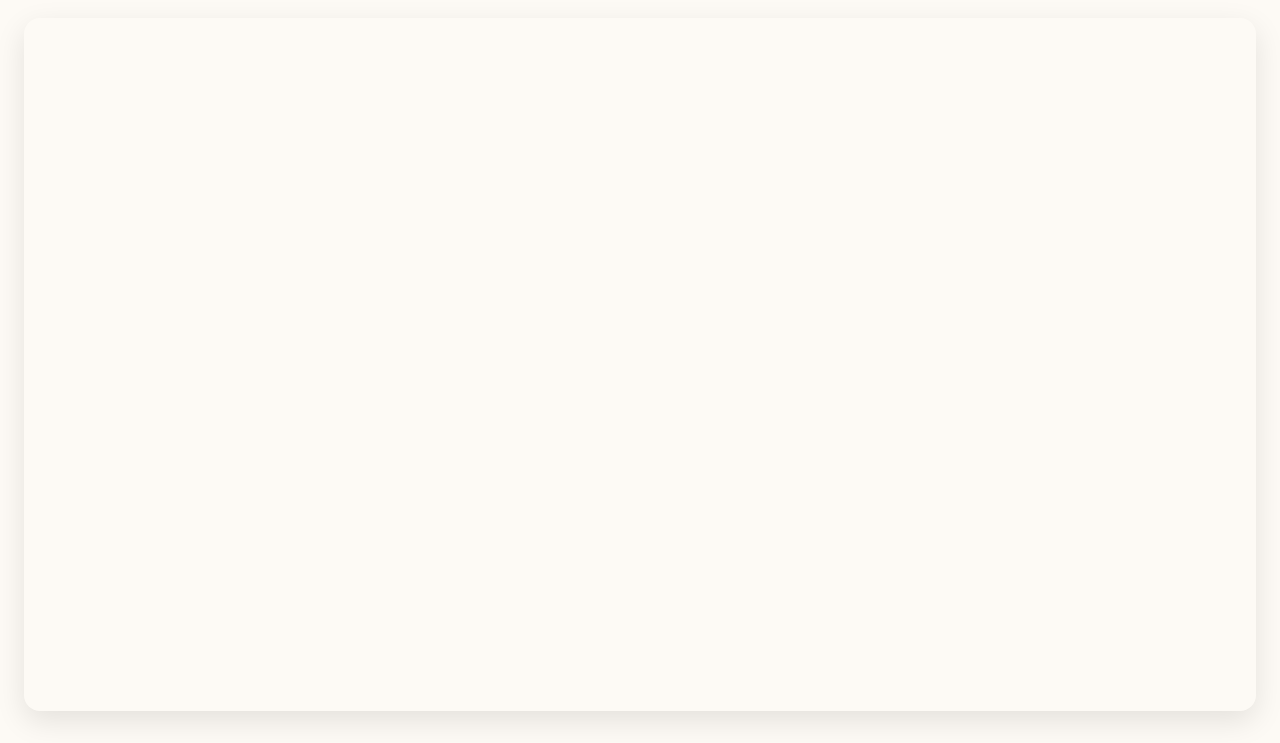
<file: bhastrika.html>
<!DOCTYPE html>
<html lang="ru">
<head>
    <meta charset="UTF-8">
    <meta name="viewport" content="width=device-width, initial-scale=1.0">
    <title>Активизирующие Практики Дыхания</title>
    <link rel="stylesheet" href="style.css">
    <link rel="preconnect" href="https://fonts.googleapis.com">
    <link rel="preconnect" href="https://fonts.gstatic.com" crossorigin>
    <link href="https://fonts.googleapis.com/css2?family=Montserrat:wght@600;700&family=Nunito:wght@400&display=swap" rel="stylesheet">
</head>
<body class="theme-activating">
    <div class="container">
        <header class="site-header">
            <div class="top-nav-bar">
                <div class="nav-group-left">
                    <a href="friends.html" class="nav-button panel-friends">НАШИ ДРУЗЬЯ</a>
                    <a href="101.html" class="nav-button panel-101">101</a>
                </div>
                <h1 class="site-title">
    <a href="index.html" class="site-title-link">
        <span class="title-part">ДЫХАНИЕ</span><span class="title-separator"> • </span><span class="title-part">УМ</span><span class="title-separator"> • </span><span class="title-part">ЭМОЦИИ</span><span class="title-separator"> • </span><span class="title-part">ТЕЛО</span>
    </a>
</h1>
                <div class="nav-group-right">
                     <a href="https://www.notion.so/private25/1ce0787de35d4fd7b3238b3dd1a90fca?pvs=4" target="_blank" rel="noopener noreferrer" class="nav-button panel-values">ЦЕННОСТИ</a>
                    <a href="projects.html" class="nav-button">НАШИ ПРОЕКТЫ</a>
                </div>
            </div>
        </header>
<html lang="ru">
<head>
    <meta charset="UTF-8">
    <meta name="viewport" content="width=device-width, initial-scale=1.0">
    <title>Бхастрика: Дыхание Кузнечных Мехов</title>
    <!-- Подключаем шрифты -->
    <link rel="preconnect" href="https://fonts.googleapis.com">
    <link rel="preconnect" href="https://fonts.gstatic.com" crossorigin>
    <link href="https://fonts.googleapis.com/css2?family=Montserrat:wght@400;600;700&family=Nunito:wght@400;600&display=swap" rel="stylesheet">
       
</head>


<body>

<main>

    <!-- БЛОК 1: "ЯКОРЬ" -->
    <section class="hero-section">
        <h1>Бхастрика: Дыхание Кузнечных Мехов</h1>
        <p class="subtitle">Мощный заряд энергии и ясный ум за 5 минут</p>
    </section>

    <!-- БЛОК 2: "ИЗМЕНЕНИЯ" -->
    <section class="changes-section">
        <h2>Что вы получите от регулярной практики</h2>
        <div class="changes-grid">
            <div class="change-card">
                <h3>Значительное повышение энергетического уровня</h3>
                <hr>
                <p>Позволяет справляться с большими нагрузками и чувствовать себя более активным.</p>
            </div>
            <div class="change-card">
                <h3>Развитие силы воли и ментальной устойчивости</h3>
                <hr>
                <p>Регулярная практика "закаляет" ум и энергетическую систему.</p>
            </div>
            <div class="change-card">
                <h3>Глубокую энергетическую трансформацию</h3>
                <hr>
                <p>Может способствовать пробуждению Кундалини и более глубоким духовным опытам.</p>
            </div>
            <div class="change-card">
                <h3>Улучшение общего тонуса организма</h3>
                <hr>
                <p>Положительно влияет на многие системы тела, повышая их функциональность.</p>
            </div>
            <div class="change-card">
                <h3>Инструмент для преодоления энергетических спадов</h3>
                <hr>
                <p>Эффективно помогает выйти из состояния усталости и апатии.</p>
            </div>
            <div class="change-card">
                <h3>Усиление "внутреннего огня" на всех уровнях</h3>
                <hr>
                <p>От пищеварения до ментальной активности и духовного стремления.</p>
            </div>
        </div>
    </section>

    <!-- БЛОК 3: "ПОЛЬЗА" -->
    <section class="benefits-section">
        <h2>Что практика дает сразу</h2>
        <div class="benefits-grid">
            <div class="accordion-item">
                <button class="accordion-toggle">Улучшает легочную вентиляцию<span class="icon">•</span></button>
                <div class="accordion-content">
                    <div class="content-wrapper">
                        Мощные, форсированные вдохи и выдохи, подобные работе кузнечных мехов, обеспечивают быструю и полную смену воздуха в легких. Это особенно эффективно для вентиляции верхушек легких, которые часто остаются недостаточно задействованными при обычном дыхании, и приводит к интенсивному насыщению крови кислородом.
                    </div>
                </div>
            </div>
            <div class="accordion-item">
                <button class="accordion-toggle">Стимулирует пищеварение: улучшает аппетит, работу печени, селезенки, поджелудочной железы<span class="icon">•</span></button>
                <div class="accordion-content">
                    <div class="content-wrapper">
                        Интенсивный массаж, создаваемый активным движением диафрагмы и передней брюшной стенки, улучшает кровообращение во время Бхастрики и стимулирует функции внутренних органов, включая печень, селезенку и поджелудочную железу, способствуя их детоксикации и оптимизации работы. Улучшается кровоснабжение желудочно-кишечного тракта, что способствует повышению аппетита
                    </div>
                </div>
            </div>
            <div class="accordion-item">
                <button class="accordion-toggle">Согревает тело и ускоряет метаболизм<span class="icon">•</span></button>
                <div class="accordion-content">
                    <div class="content-wrapper">
                        Быстрое и энергичное дыхание значительно увеличивает производство тепла в организме за счет активизации клеточного метаболизма. Усиленное кровообращение и приток кислорода также способствуют ускорению обменных процессов на всех уровнях.
                    </div>
                </div>
            </div>
            <div class="accordion-item">
                <button class="accordion-toggle">Очищает дыхательные пути<span class="icon">•</span></button>
                <div class="accordion-content">
                    <div class="content-wrapper">
                        Мощные воздушные потоки, создаваемые Бхастрикой, механически "прочищают" дыхательные пути от носовых ходов до бронхов, способствуя отхождению слизи и других инородных частиц. Согревающий эффект также помогает "подсушить" избыточную влагу.
                    </div>
                </div>
            </div>
            <div class="accordion-item">
                <button class="accordion-toggle">Тонизирует нервную систему<span class="icon">•</span></button>
                <div class="accordion-content">
                    <div class="content-wrapper">
                        Бхастрика активизирует симпатическую нервную систему (режим "бей или беги"), что приводит к повышению внимания и готовности к действию, и казывает общее стимулирующее воздействие. Увеличение притока кислорода к мозгу также способствует ясности ума и повышению работоспособности.
                    </div>
                </div>
            </div>
        </div>
         <div class="accordion-item">
                <button class="accordion-toggle">Готовит к интенсивным физическим или умственным нагрузкам<span class="icon">•</span></button>
                <div class="accordion-content">
                    <div class="content-wrapper">
                       Бхастрика быстро повышает тонус, концентрацию и уровень энергии, что делает ее хорошей подготовкой перед задачами, требующими собранности и выносливости. Увеличение притока кислорода к мозгу также способствует ясности ума и повышению работоспособности.
                    </div>
                </div>
            </div>
            <div class="accordion-item">
                <button class="accordion-toggle">Укрепляет диафрагму и межреберные мышцы<span class="icon">•</span></button>
                <div class="accordion-content">
                    <div class="content-wrapper">
                        Активные и мощные вдохи и выдохи интенсивно тренируют основную и вспомогательную дыхательную мускулатуру. Сознательное и форсированное использование диафрагмы и межреберных мышц для выполнения быстрых и глубоких вдохов и выдохов является прямой силовой тренировкой для этой мускулатуры, увеличивая ее выносливость, силу и эластичность
                    </div>
                </div>
            </div>
               <div class="accordion-item">
                <button class="accordion-toggle">Быстро снимает умственное напряжение и "перезагружает" ум<span class="icon">•</span></button>
                <div class="accordion-content">
                    <div class="content-wrapper">
                        Интенсивное дыхание и мощный приток кислорода могут помочь "выдуть" навязчивые мысли и быстро переключить состояние ума, подобно перезагрузке компьютера
                    </div>
                </div>
            </div>
        </div>

    </section>

  <div class="video-container">
            <iframe src="https://rutube.ru/play/embed/fb0ce300fffd843c9b0545be5c2947bf" frameborder="0" allow="clipboard-write; autoplay" webkitAllowFullScreen mozallowfullscreen allowfullscreen></iframe>
        </div>
        
</main>

<script>
    document.addEventListener('DOMContentLoaded', function () {
        const accordionItems = document.querySelectorAll('.accordion-item');

        accordionItems.forEach(item => {
            const button = item.querySelector('.accordion-toggle');
            const content = item.querySelector('.accordion-content');

            button.addEventListener('click', () => {
                const isActive = item.classList.contains('active');

                // Если нужно, чтобы открывался только один аккордеон за раз, раскомментируйте код ниже
                /*
                accordionItems.forEach(otherItem => {
                    if (otherItem !== item) {
                        otherItem.classList.remove('active');
                        otherItem.querySelector('.accordion-content').style.maxHeight = null;
                    }
                });
                */
                
                if (!isActive) {
                    item.classList.add('active');
                    // Устанавливаем max-height равным высоте содержимого
                    content.style.maxHeight = content.scrollHeight + 'px';
                } else {
                    item.classList.remove('active');
                    content.style.maxHeight = null;
                }
            });
        });
    });
</script>

</body>
</html>
</file>
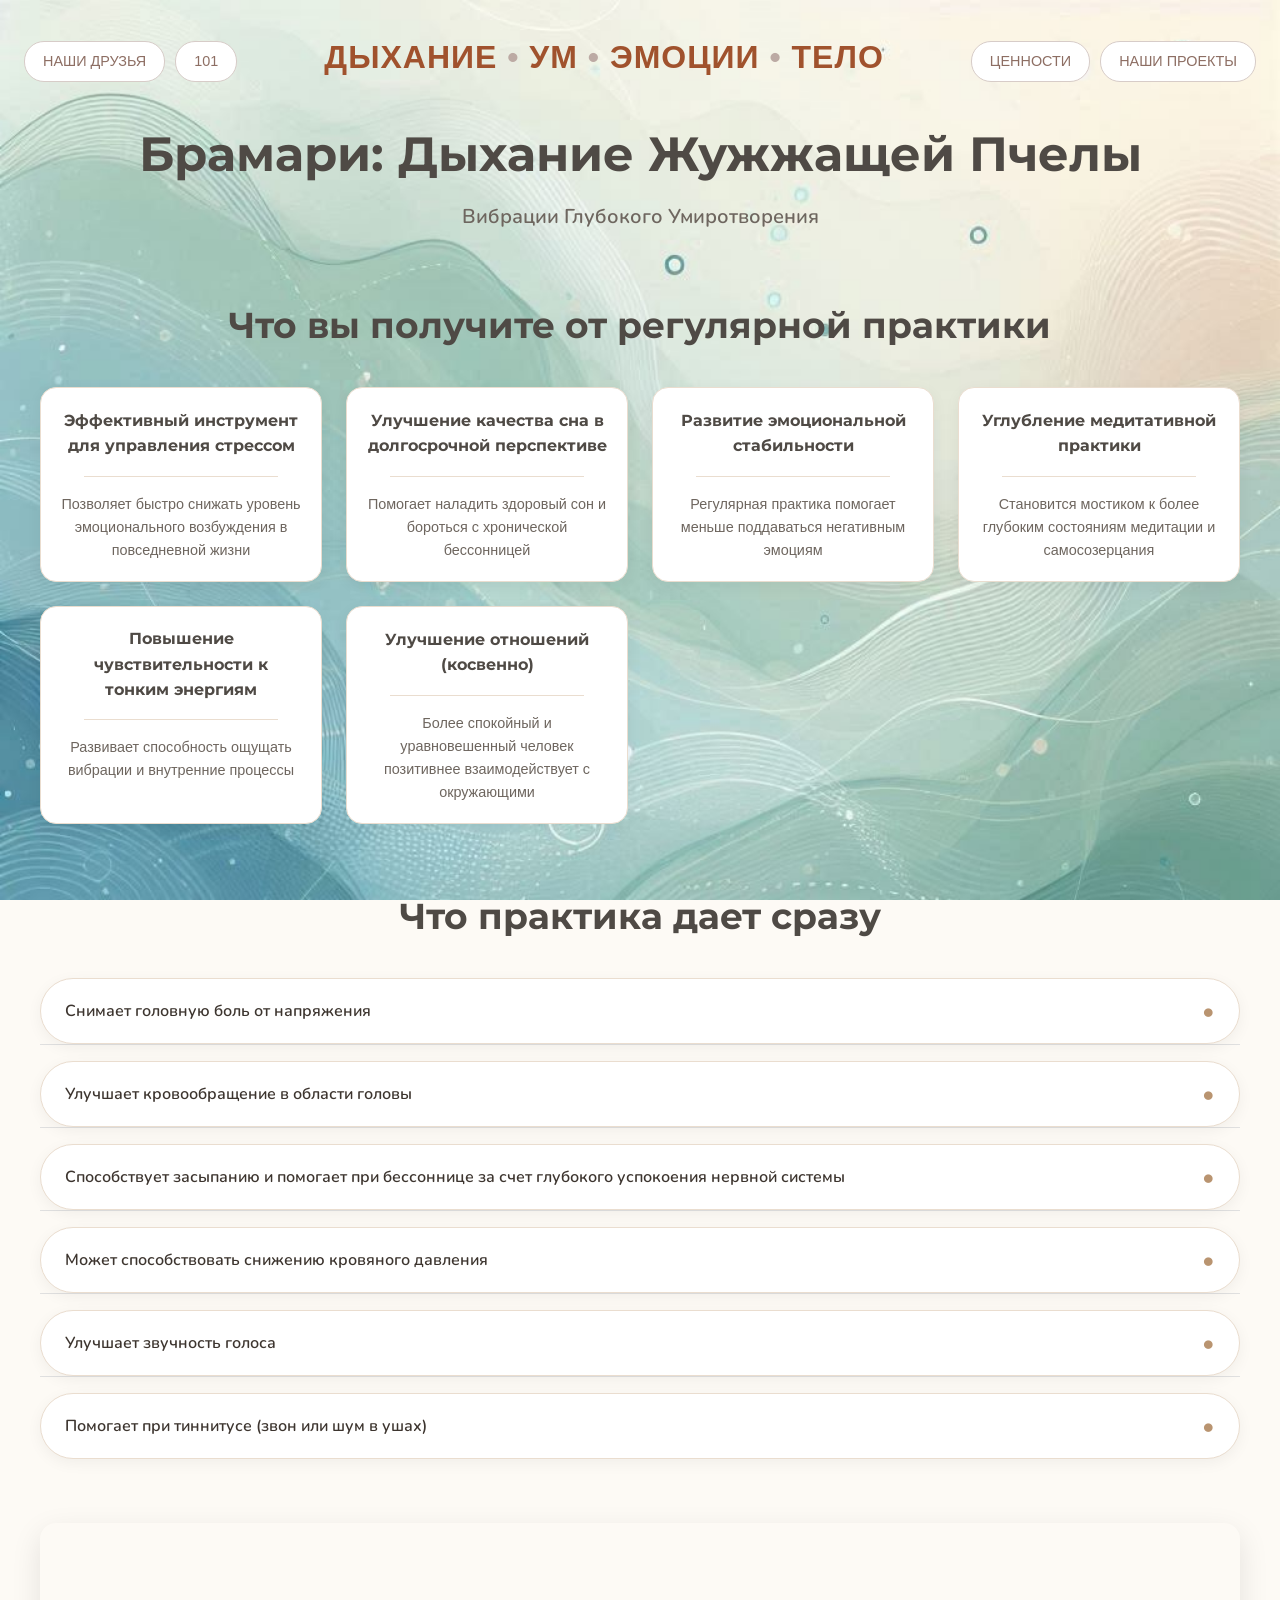
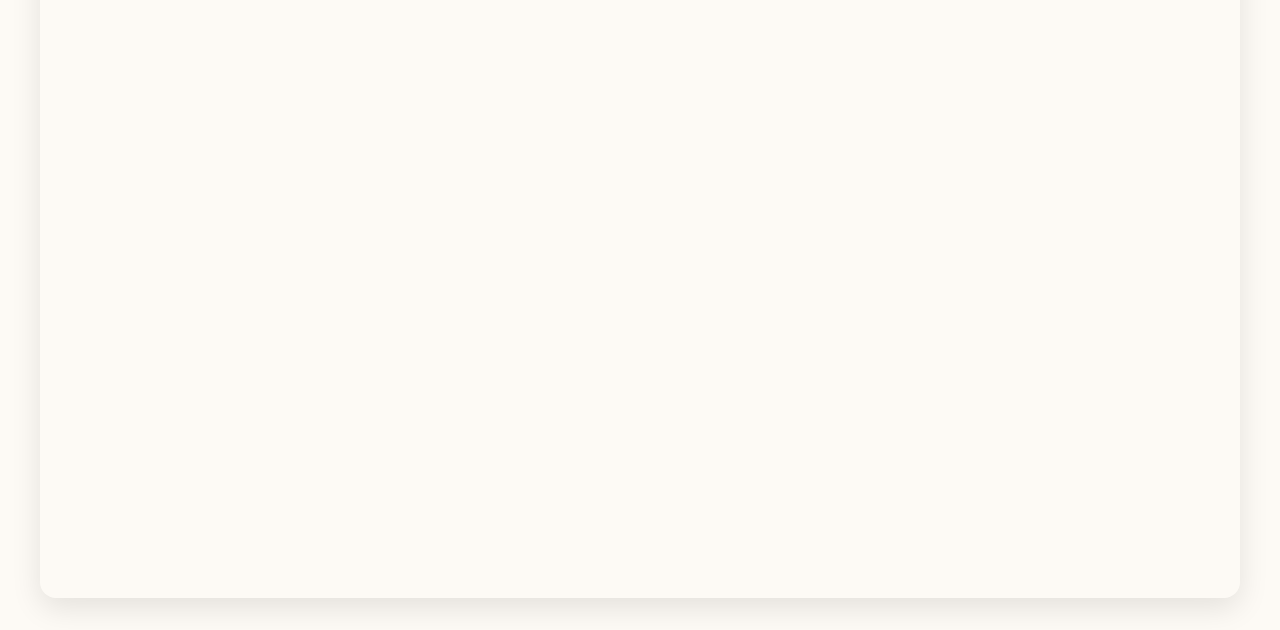
<file: bramari.html>
<!DOCTYPE html>
<html lang="ru">
<head>
    <meta charset="UTF-8">
    <meta name="viewport" content="width=device-width, initial-scale=1.0">
    <title>Успокаивающие Практики Дыхания</title>
    <link rel="stylesheet" href="style.css">
    <link rel="preconnect" href="https://fonts.googleapis.com">
    <link rel="preconnect" href="https://fonts.gstatic.com" crossorigin>
    <link href="https://fonts.googleapis.com/css2?family=Montserrat:wght@600;700&family=Nunito:wght@400&display=swap" rel="stylesheet">
</head>
<body class="theme-calming">
    <div class="container">
        <header class="site-header">
            <div class="top-nav-bar">
                <div class="nav-group-left">
                    <a href="friends.html" class="nav-button panel-friends">НАШИ ДРУЗЬЯ</a>
                    <a href="101.html" class="nav-button panel-101">101</a>
                </div>
                <h1 class="site-title">
    <a href="index.html" class="site-title-link">
        <span class="title-part">ДЫХАНИЕ</span><span class="title-separator"> • </span><span class="title-part">УМ</span><span class="title-separator"> • </span><span class="title-part">ЭМОЦИИ</span><span class="title-separator"> • </span><span class="title-part">ТЕЛО</span>
    </a>
</h1>
                <div class="nav-group-right">
                     <a href="https://www.notion.so/private25/1ce0787de35d4fd7b3238b3dd1a90fca?pvs=4" target="_blank" rel="noopener noreferrer" class="nav-button panel-values">ЦЕННОСТИ</a>
                    <a href="projects.html" class="nav-button">НАШИ ПРОЕКТЫ</a>
                </div>
            </div>
        </header>
<html lang="ru">
<head>
    <meta charset="UTF-8">
    <meta name="viewport" content="width=device-width, initial-scale=1.0">
    <title>Брамари: Дыхание Жужжащей Пчелы </title>
    <!-- Подключаем шрифты -->
    <link rel="preconnect" href="https://fonts.googleapis.com">
    <link rel="preconnect" href="https://fonts.gstatic.com" crossorigin>
    <link href="https://fonts.googleapis.com/css2?family=Montserrat:wght@400;600;700&family=Nunito:wght@400;600&display=swap" rel="stylesheet">
       
</head>


<body>

<main>

    <!-- БЛОК 1: "ЯКОРЬ" -->
    <section class="hero-section">
        <h1>Брамари: Дыхание Жужжащей Пчелы </h1>
        <p class="subtitle">Вибрации Глубокого Умиротворения</p>
    </section>

    <!-- БЛОК 2: "ИЗМЕНЕНИЯ" -->
    <section class="changes-section">
        <h2>Что вы получите от регулярной практики</h2>
        <div class="changes-grid">
            <div class="change-card">
                <h3>Эффективный инструмент для управления стрессом</h3>
                <hr>
                <p>Позволяет быстро снижать уровень эмоционального возбуждения в повседневной жизни</p>
            </div>
            <div class="change-card">
                <h3>Улучшение качества сна в долгосрочной перспективе</h3>
                <hr>
                <p>Помогает наладить здоровый сон и бороться с хронической бессонницей</p>
            </div>
            <div class="change-card">
                <h3>Развитие эмоциональной стабильности</h3>
                <hr>
                <p>Регулярная практика помогает меньше поддаваться негативным эмоциям</p>
            </div>
            <div class="change-card">
                <h3>Углубление медитативной практики</h3>
                <hr>
                <p>Становится мостиком к более глубоким состояниям медитации и самосозерцания</p>
            </div>
            <div class="change-card">
                <h3>Повышение чувствительности к тонким энергиям</h3>
                <hr>
                <p>Развивает способность ощущать вибрации и внутренние процессы</p>
            </div>
            <div class="change-card">
                <h3>Улучшение отношений (косвенно)</h3>
                <hr>
                <p>Более спокойный и уравновешенный человек позитивнее взаимодействует с окружающими</p>
            </div>
        </div>
    </section>

    <!-- БЛОК 3: "ПОЛЬЗА" -->
    <section class="benefits-section">
        <h2>Что практика дает сразу</h2>
        <div class="benefits-grid">
            <div class="accordion-item">
                <button class="accordion-toggle">Снимает головную боль от напряжения<span class="icon">•</span></button>
                <div class="accordion-content">
                    <div class="content-wrapper">
                        Расслабление мышц лица, шеи и головы, улучшение кровообращения и общее успокаивающее действие могут эффективно снимать головные боли, вызванные стрессом и мышечным напряжением
                    </div>
                </div>
            </div>
            <div class="accordion-item">
                <button class="accordion-toggle">Улучшает кровообращение в области головы<span class="icon">•</span></button>
                <div class="accordion-content">
                    <div class="content-wrapper">
                       Мягкие, резонирующие вибрации, создаваемые звуком "МММ" в области головы и носоглотки, способствуют расширению мелких кровеносных сосудов (капилляров). Это, вместе с концентрацией внимания на этой зоне, улучшает приток крови к тканям головного мозга и лица
                    </div>
                </div>
            </div>
            <div class="accordion-item">
                <button class="accordion-toggle">Способствует засыпанию и помогает при бессоннице за счет глубокого успокоения нервной системы<span class="icon">•</span></button>
                <div class="accordion-content">
                    <div class="content-wrapper">
                        Монотонный, успокаивающий звук Брамари и сопутствующее ему глубокое расслабление активируют парасимпатическую нервную систему. Это снижает уровень кортизола (гормона стресса), замедляет умственную активность и создает идеальные условия для быстрого засыпания и более глубокого, восстанавливающего сна
                    </div>
                </div>
            </div>
            <div class="accordion-item">
                <button class="accordion-toggle">Может способствовать снижению кровяного давления<span class="icon">•</span></button>
                <div class="accordion-content">
                    <div class="content-wrapper">
                        Глубокий релаксирующий эффект Брамари, достигаемый через активацию парасимпатической нервной системы, приводит к расширению кровеносных сосудов и снижению общего сосудистого сопротивления. Это, при регулярном выполнении, может способствовать стабилизации и снижению повышенного артериального давления
                    </div>
                </div>
            </div>
            <div class="accordion-item">
                <button class="accordion-toggle">Улучшает звучность голоса<span class="icon">•</span></button>
                <div class="accordion-content">
                    <div class="content-wrapper">
                        Резонансные вибрации, создаваемые в области гортани, носоглотки и грудной клетки во время Брамари, мягко тонизируют голосовые связки и резонаторные полости. Это может способствовать развитию более чистого, звучного и выразительного голоса, подобно эффекту некоторых вокальных упражнений на резонанс
                    </div>
                </div>
            </div>
             <div class="accordion-item">
                <button class="accordion-toggle">Помогает при тиннитусе (звон или шум в ушах)<span class="icon">•</span></button>
                <div class="accordion-content">
                    <div class="content-wrapper">
                        Создаваемые вибрации могут "перекрывать" или гармонизировать внутренние шумы, а общее успокоение нервной системы может снижать интенсивность тиннитуса
                    </div>
                </div>
            </div>
        </div>
    </section>

  <div class="video-container">
            <iframe src="https://rutube.ru/play/embed/fb0ce300fffd843c9b0545be5c2947bf" frameborder="0" allow="clipboard-write; autoplay" webkitAllowFullScreen mozallowfullscreen allowfullscreen></iframe>
        </div>
        
</main>

<script>
    document.addEventListener('DOMContentLoaded', function () {
        const accordionItems = document.querySelectorAll('.accordion-item');

        accordionItems.forEach(item => {
            const button = item.querySelector('.accordion-toggle');
            const content = item.querySelector('.accordion-content');

            button.addEventListener('click', () => {
                const isActive = item.classList.contains('active');

                // Если нужно, чтобы открывался только один аккордеон за раз, раскомментируйте код ниже
                /*
                accordionItems.forEach(otherItem => {
                    if (otherItem !== item) {
                        otherItem.classList.remove('active');
                        otherItem.querySelector('.accordion-content').style.maxHeight = null;
                    }
                });
                */
                
                if (!isActive) {
                    item.classList.add('active');
                    // Устанавливаем max-height равным высоте содержимого
                    content.style.maxHeight = content.scrollHeight + 'px';
                } else {
                    item.classList.remove('active');
                    content.style.maxHeight = null;
                }
            });
        });
    });
</script>

</body>
</html>
</file>
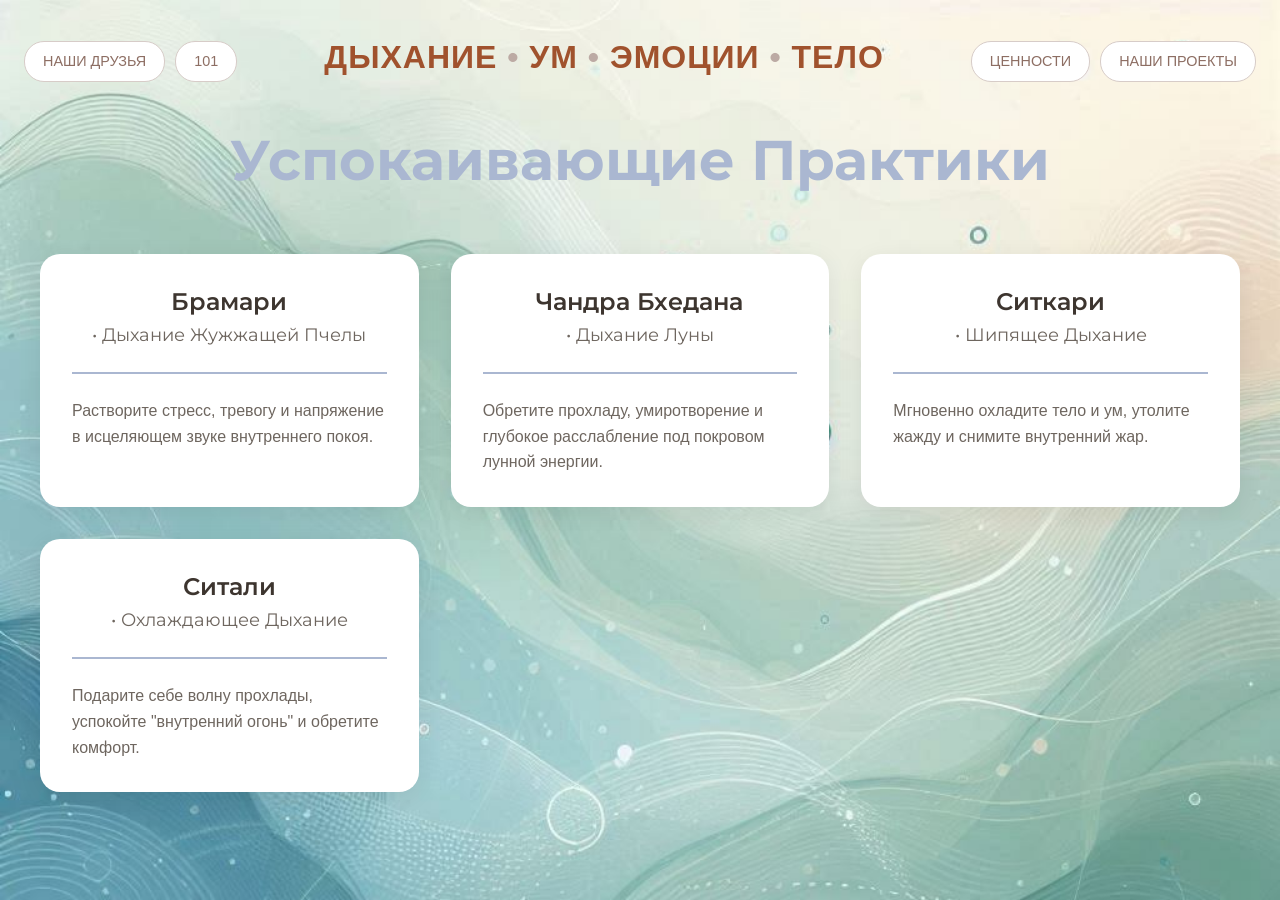
<file: calming.html>
<!DOCTYPE html>
<html lang="ru">
<head>
    <meta charset="UTF-8">
    <meta name="viewport" content="width=device-width, initial-scale=1.0">
    <title>Успокаивающие Практики Дыхания</title>
    <link rel="stylesheet" href="style.css">
    <link rel="preconnect" href="https://fonts.googleapis.com">
    <link rel="preconnect" href="https://fonts.gstatic.com" crossorigin>
    <link href="https://fonts.googleapis.com/css2?family=Montserrat:wght@600;700&family=Nunito:wght@400&display=swap" rel="stylesheet">
</head>
<body class="theme-calming">
    <div class="container">
        <header class="site-header">
            <div class="top-nav-bar">
                <div class="nav-group-left">
                    <a href="friends.html" class="nav-button panel-friends">НАШИ ДРУЗЬЯ</a>
                    <a href="101.html" class="nav-button panel-101">101</a>
                </div>
                <h1 class="site-title">
    <a href="index.html" class="site-title-link">
        <span class="title-part">ДЫХАНИЕ</span><span class="title-separator"> • </span><span class="title-part">УМ</span><span class="title-separator"> • </span><span class="title-part">ЭМОЦИИ</span><span class="title-separator"> • </span><span class="title-part">ТЕЛО</span>
    </a>
</h1>
                <div class="nav-group-right">
                     <a href="https://www.notion.so/private25/1ce0787de35d4fd7b3238b3dd1a90fca?pvs=4" target="_blank" rel="noopener noreferrer" class="nav-button panel-values">ЦЕННОСТИ</a>
                    <a href="projects.html" class="nav-button">НАШИ ПРОЕКТЫ</a>
                </div>
            </div>
        </header>

    <main>
        <h1 class="page-title">Успокаивающие Практики</h1>

        <div class="practice-grid">

            <a href="https://25rom.github.io/bramari.html" class="practice-card"> <!-- Замените # на реальную ссылку -->
        
                <h3>
        <span class="practice-name">Брамари</span>
        <br>
        <span class="practice-translation">• Дыхание Жужжащей Пчелы</span>
       </h3>
                <hr>
                <p>Растворите стресс, тревогу и напряжение в исцеляющем звуке внутреннего покоя.</p>
            </a>
            
            <a href="https://25rom.github.io/chandra.html" class="practice-card"> <!-- Замените # на реальную ссылку -->
                <h3>
        <span class="practice-name">Чандра Бхедана</span>
        <br>
        <span class="practice-translation">• Дыхание Луны</span>
       </h3>
                <hr>
                <p>Обретите прохладу, умиротворение и глубокое расслабление под покровом лунной энергии.</p>
            </a>

            <a href="https://25rom.github.io/sitkari.html" class="practice-card"> <!-- Замените # на реальную ссылку -->
                <h3>
        <span class="practice-name">Ситкари</span>
        <br>
        <span class="practice-translation">• Шипящее Дыхание</span>
       </h3>
                <hr>
                <p>Мгновенно охладите тело и ум, утолите жажду и снимите внутренний жар.</p>
            </a>
            
             <a href="https://25rom.github.io/sitali.html" class="practice-card"> <!-- Замените # на реальную ссылку -->
                 <h3>
        <span class="practice-name">Ситали</span>
        <br>
        <span class="practice-translation">• Охлаждающее Дыхание</span>
       </h3>
                <hr>
                <p>Подарите себе волну прохлады, успокойте "внутренний огонь" и обретите комфорт.</p>
            </a>

        </div>
    </main>

</body>
</html>
</file>
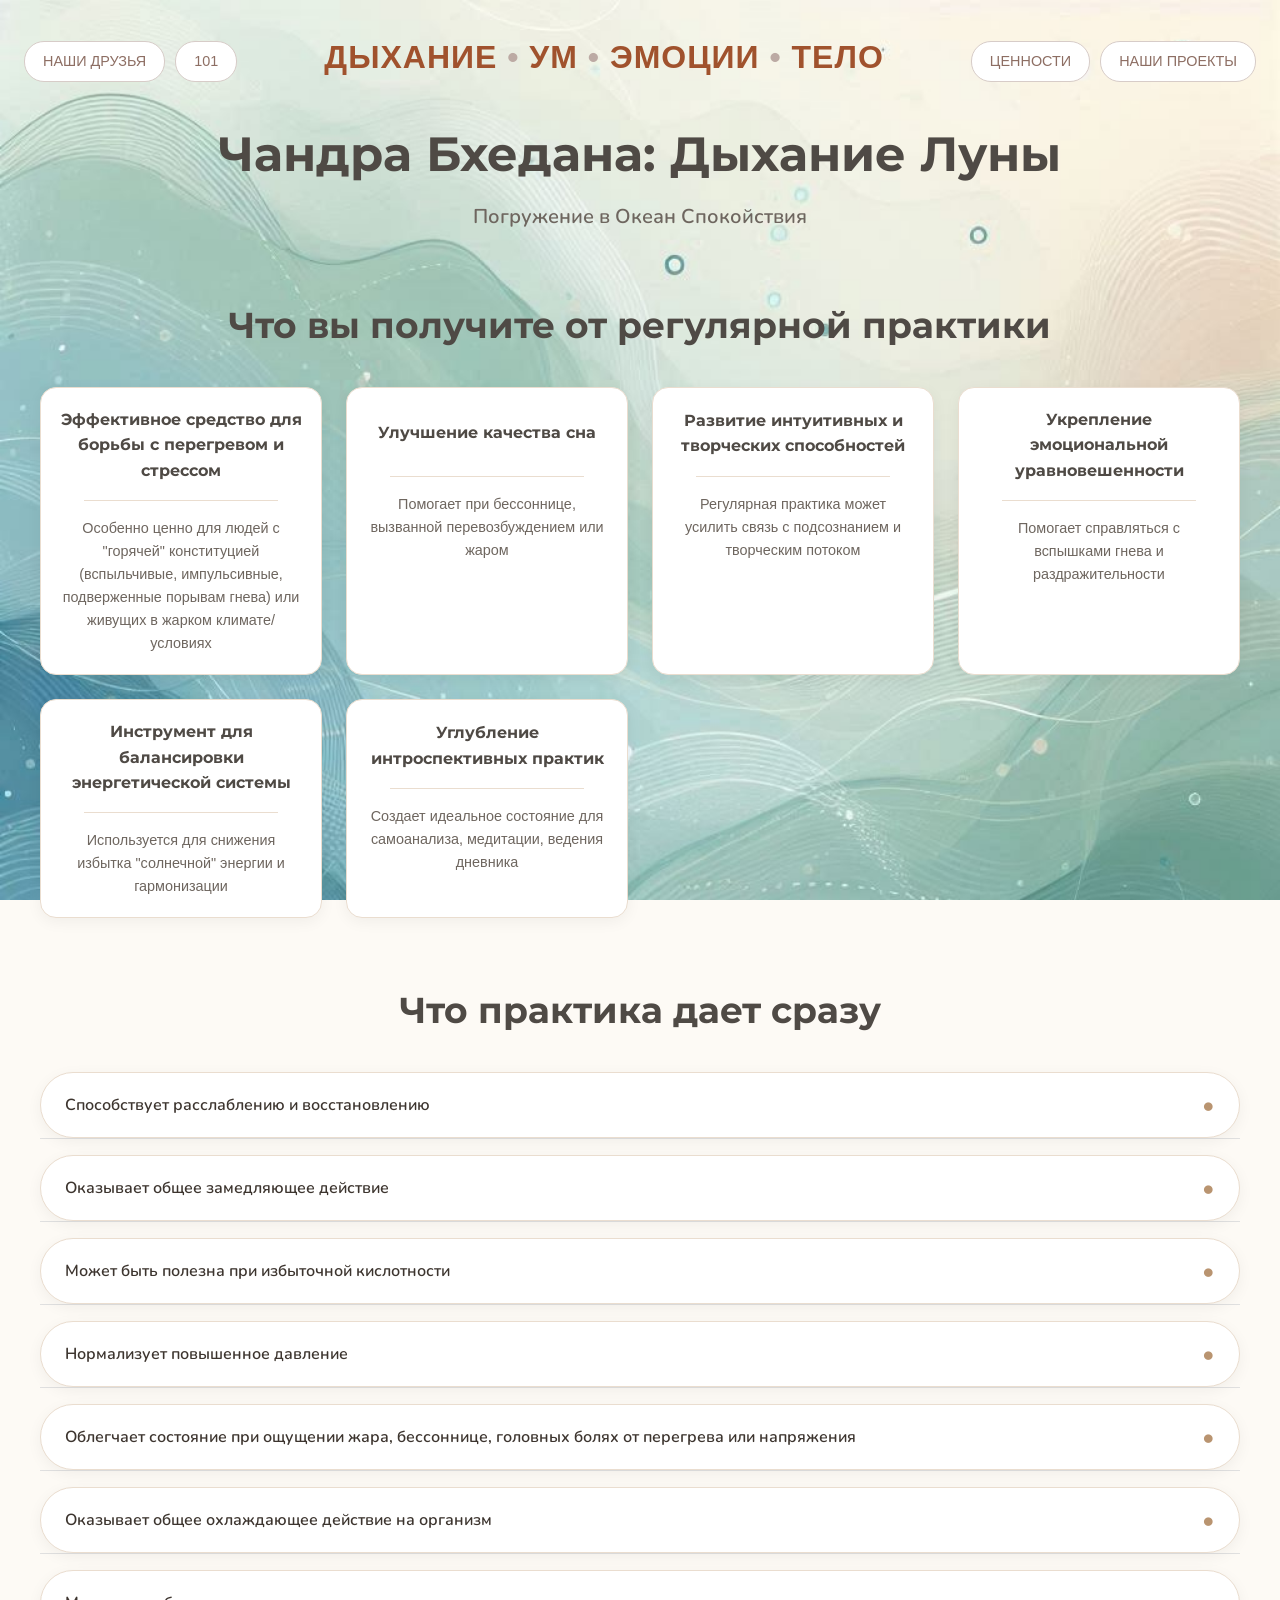
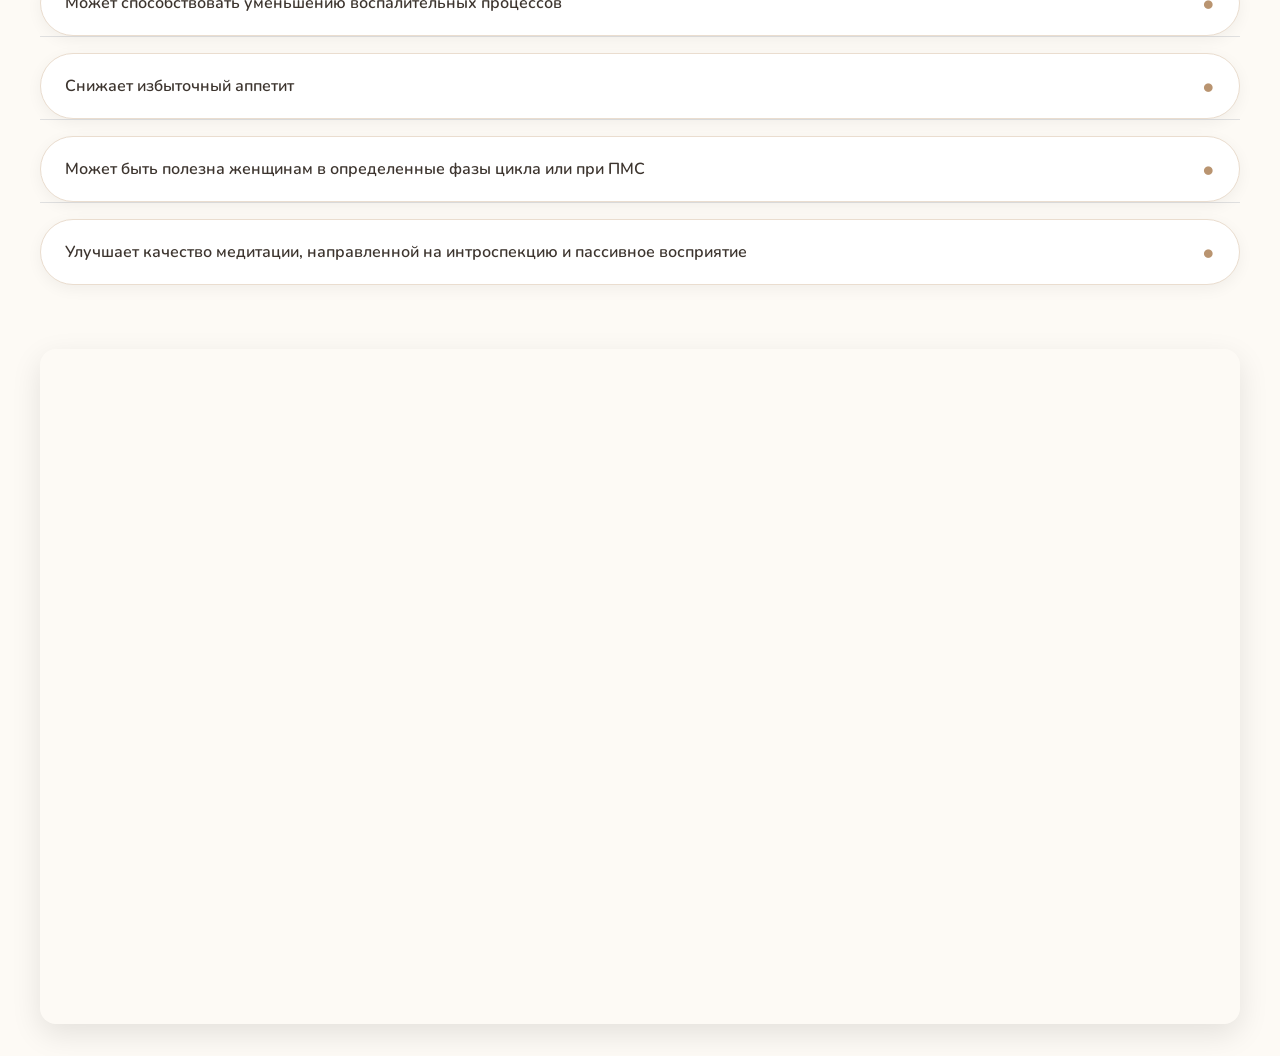
<file: chandra.html>
<!DOCTYPE html>
<html lang="ru">
<head>
    <meta charset="UTF-8">
    <meta name="viewport" content="width=device-width, initial-scale=1.0">
    <title>Успокаивающие Практики Дыхания</title>
    <link rel="stylesheet" href="style.css">
    <link rel="preconnect" href="https://fonts.googleapis.com">
    <link rel="preconnect" href="https://fonts.gstatic.com" crossorigin>
    <link href="https://fonts.googleapis.com/css2?family=Montserrat:wght@600;700&family=Nunito:wght@400&display=swap" rel="stylesheet">
</head>
<body class="theme-calming">
    <div class="container">
        <header class="site-header">
            <div class="top-nav-bar">
                <div class="nav-group-left">
                    <a href="friends.html" class="nav-button panel-friends">НАШИ ДРУЗЬЯ</a>
                    <a href="101.html" class="nav-button panel-101">101</a>
                </div>
                <h1 class="site-title">
    <a href="index.html" class="site-title-link">
        <span class="title-part">ДЫХАНИЕ</span><span class="title-separator"> • </span><span class="title-part">УМ</span><span class="title-separator"> • </span><span class="title-part">ЭМОЦИИ</span><span class="title-separator"> • </span><span class="title-part">ТЕЛО</span>
    </a>
</h1>
                <div class="nav-group-right">
                     <a href="https://www.notion.so/private25/1ce0787de35d4fd7b3238b3dd1a90fca?pvs=4" target="_blank" rel="noopener noreferrer" class="nav-button panel-values">ЦЕННОСТИ</a>
                    <a href="projects.html" class="nav-button">НАШИ ПРОЕКТЫ</a>
                </div>
            </div>
        </header>
<head>
    <meta charset="UTF-8">
    <meta name="viewport" content="width=device-width, initial-scale=1.0">
    <title>Чандра Бхедана: Дыхание Луны</title>
    <!-- Подключаем шрифты -->
    <link rel="preconnect" href="https://fonts.googleapis.com">
    <link rel="preconnect" href="https://fonts.gstatic.com" crossorigin>
    <link href="https://fonts.googleapis.com/css2?family=Montserrat:wght@400;600;700&family=Nunito:wght@400;600&display=swap" rel="stylesheet">
       
</head>


<body>

<main>

    <!-- БЛОК 1: "ЯКОРЬ" -->
    <section class="hero-section">
        <h1>Чандра Бхедана: Дыхание Луны</h1>
        <p class="subtitle">Погружение в Океан Спокойствия</p>
    </section>

    <!-- БЛОК 2: "ИЗМЕНЕНИЯ" -->
    <section class="changes-section">
        <h2>Что вы получите от регулярной практики</h2>
        <div class="changes-grid">
            <div class="change-card">
                <h3>Эффективное средство для борьбы с перегревом и стрессом</h3>
                <hr>
                <p>Особенно ценно для людей с "горячей" конституцией (вспыльчивые, импульсивные, подверженные порывам гнева) или живущих в жарком климате/условиях</p>
            </div>
            <div class="change-card">
                <h3>Улучшение качества сна</h3>
                <hr>
                <p>Помогает при бессоннице, вызванной перевозбуждением или жаром</p>
            </div>
            <div class="change-card">
                <h3>Развитие интуитивных и творческих способностей</h3>
                <hr>
                <p>Регулярная практика может усилить связь с подсознанием и творческим потоком</p>
            </div>
            <div class="change-card">
                <h3>Укрепление эмоциональной уравновешенности</h3>
                <hr>
                <p>Помогает справляться с вспышками гнева и раздражительности</p>
            </div>
            <div class="change-card">
                <h3>Инструмент для балансировки энергетической системы</h3>
                <hr>
                <p>Используется для снижения избытка "солнечной" энергии и гармонизации</p>
            </div>
            <div class="change-card">
                <h3>Углубление интроспективных практик</h3>
                <hr>
                <p>Создает идеальное состояние для самоанализа, медитации, ведения дневника</p>
            </div>
        </div>
    </section>

    <!-- БЛОК 3: "ПОЛЬЗА" -->
    <section class="benefits-section">
        <h2>Что практика дает сразу</h2>
        <div class="benefits-grid">
            <div class="accordion-item">
                <button class="accordion-toggle">Способствует расслаблению и восстановлению<span class="icon">•</span></button>
                <div class="accordion-content">
                    <div class="content-wrapper">
                        Вдох через левую "лунную" ноздрю (Ида-нади) напрямую активирует парасимпатическую нервную систему. Это запускает процессы релаксации, снижает уровень стрессовых гормонов и переводит организм в режим отдыха и восстановления
                    </div>
                </div>
            </div>
            <div class="accordion-item">
                <button class="accordion-toggle">Оказывает общее замедляющее действие<span class="icon">•</span></button>
                <div class="accordion-content">
                    <div class="content-wrapper">
                       Активация Ида-нади связана с охлаждающим и успокаивающим влиянием на организм. Это приводит к естественному замедлению метаболических процессов, снижению интенсивности выработки энергии и общему ощущению покоя
                    </div>
                </div>
            </div>
            <div class="accordion-item">
                <button class="accordion-toggle">Может быть полезна при избыточной кислотности<span class="icon">•</span></button>
                <div class="accordion-content">
                    <div class="content-wrapper">
                        Охлаждающее и успокаивающее действие Чандра Бхеданы распространяется и на пищеварительную систему. Снижение активности "пищеварительного огня" (Агни) может помочь уменьшить избыточную кислотность и связанные с ней дискомфортные ощущения
                    </div>
                </div>
            </div>
            <div class="accordion-item">
                <button class="accordion-toggle">Нормализует повышенное давление<span class="icon">•</span></button>
                <div class="accordion-content">
                    <div class="content-wrapper">
                        Активация парасимпатической нервной системы и сопутствующее снижение активности симпатической системы приводят к расширению кровеносных сосудов и замедлению сердечного ритма. Это способствует снижению артериального давления у людей с его повышенными показателями
                    </div>
                </div>
            </div>
            <div class="accordion-item">
                <button class="accordion-toggle">Облегчает состояние при ощущении жара, бессоннице, головных болях от перегрева или напряжения<span class="icon">•</span></button>
                <div class="accordion-content">
                    <div class="content-wrapper">
                        Охлаждающий эффект "лунного" дыхания помогает снизить избыточное тепло в теле, что может облегчить головные боли, вызванные перегревом. Глубокое успокоение нервной системы способствует снятию напряжения и улучшению качества сна при бессоннице
                    </div>
                </div>
            </div>
             <div class="accordion-item">
                <button class="accordion-toggle">Оказывает общее охлаждающее действие на организм<span class="icon">•</span></button>
                <div class="accordion-content">
                    <div class="content-wrapper">
                        Вдыхание воздуха через левую ноздрю, связанную с охлаждающей "лунной" энергией, приводит к ощутимому снижению внутренней температуры тела и общему чувству прохлады и свежести
                    </div>
                </div>
            </div>
            <div class="accordion-item">
                <button class="accordion-toggle">Может способствовать уменьшению воспалительных процессов<span class="icon">•</span></button>
                <div class="accordion-content">
                    <div class="content-wrapper">
                        Воспаление часто сопровождается "жаром" и гиперактивностью иммунной системы. Охлаждающее действие Чандра Бхеданы и стимуляция парасимпатической нервной системы, которая участвует в регуляции иммунного ответа, могут способствовать снижению интенсивности воспалительных реакций
                    </div>
                </div>
            </div>
            <div class="accordion-item">
                <button class="accordion-toggle">Снижает избыточный аппетит<span class="icon">•</span></button>
                <div class="accordion-content">
                    <div class="content-wrapper">
                        "Лунная" энергия связана с охлаждением и замедлением, что может влиять на интенсивность "пищеварительного огня" (Агни), снижая чрезмерный аппетит
                    </div>
                </div>
            </div>
            <div class="accordion-item">
                <button class="accordion-toggle">Может быть полезна женщинам в определенные фазы цикла или при ПМС<span class="icon">•</span></button>
                <div class="accordion-content">
                    <div class="content-wrapper">
                        Успокаивающий и охлаждающий эффект может помочь сгладить эмоциональные колебания и снять некоторые физические симптомы, связанные с гормональными изменениями (например, приливы жара, раздражительность). Требуется индивидуальный подход
                    </div>
                </div>
            </div>
            <div class="accordion-item">
                <button class="accordion-toggle">Улучшает качество медитации, направленной на интроспекцию и пассивное восприятие<span class="icon">•</span></button>
                <div class="accordion-content">
                    <div class="content-wrapper">
                        Состояние, создаваемое Чандра Бхеданой (спокойствие, прохлада, интроверсия), идеально подходит для медитаций, где цель – не активная концентрация, а скорее пассивное наблюдение, принятие, погружение в глубины подсознания
                    </div>
                </div>
            </div>
        </div>
    </section>

  <div class="video-container">
            <iframe src="https://rutube.ru/play/embed/fb0ce300fffd843c9b0545be5c2947bf" frameborder="0" allow="clipboard-write; autoplay" webkitAllowFullScreen mozallowfullscreen allowfullscreen></iframe>
        </div>
        
</main>

<script>
    document.addEventListener('DOMContentLoaded', function () {
        const accordionItems = document.querySelectorAll('.accordion-item');

        accordionItems.forEach(item => {
            const button = item.querySelector('.accordion-toggle');
            const content = item.querySelector('.accordion-content');

            button.addEventListener('click', () => {
                const isActive = item.classList.contains('active');

                // Если нужно, чтобы открывался только один аккордеон за раз, раскомментируйте код ниже
                /*
                accordionItems.forEach(otherItem => {
                    if (otherItem !== item) {
                        otherItem.classList.remove('active');
                        otherItem.querySelector('.accordion-content').style.maxHeight = null;
                    }
                });
                */
                
                if (!isActive) {
                    item.classList.add('active');
                    // Устанавливаем max-height равным высоте содержимого
                    content.style.maxHeight = content.scrollHeight + 'px';
                } else {
                    item.classList.remove('active');
                    content.style.maxHeight = null;
                }
            });
        });
    });
</script>

</body>
</html>
</file>
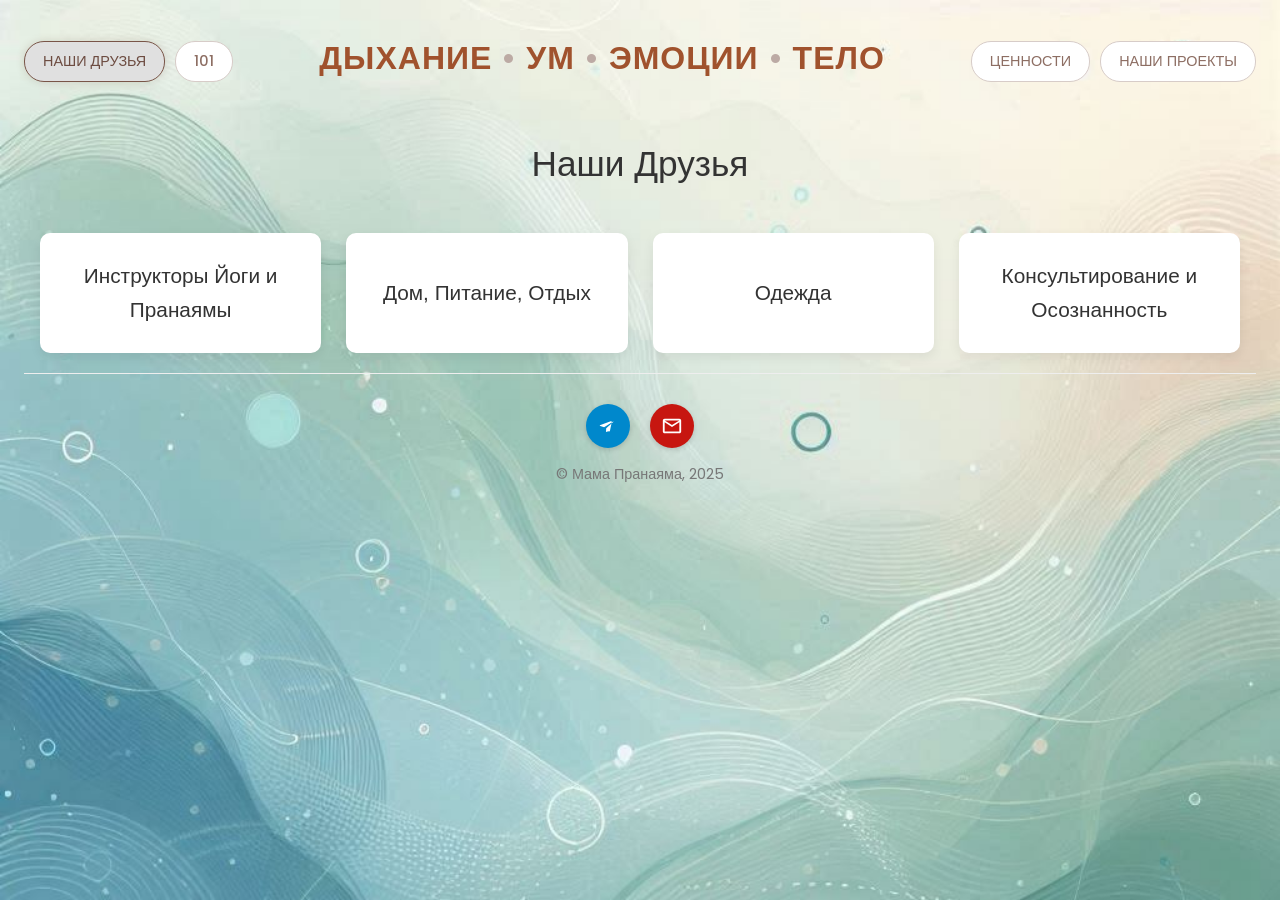
<file: friends.html>
<!DOCTYPE html>
<html lang="ru">
<head>
    <meta charset="UTF-8">
    <meta name="viewport" content="width=device-width, initial-scale=1.0">
    <title>Наши Друзья</title>
    <link rel="preconnect" href="https://fonts.googleapis.com">
    <link rel="preconnect" href="https://fonts.gstatic.com" crossorigin>
    <link href="https://fonts.googleapis.com/css2?family=Poppins:wght@300;400;500;600;700&display=swap" rel="stylesheet">
    <link rel="stylesheet" href="style.css">
</head>
<body>
    <div class="container">
        <header class="site-header">
            <div class="top-nav-bar">
                <div class="nav-group-left">
                    <a href="friends.html" class="nav-button active">НАШИ ДРУЗЬЯ</a>
                    <a href="101.html" class="nav-button panel-101">101</a>
                </div>
                <h1 class="site-title">
    <a href="index.html" class="site-title-link">
        <span class="title-part">ДЫХАНИЕ</span><span class="title-separator"> • </span><span class="title-part">УМ</span><span class="title-separator"> • </span><span class="title-part">ЭМОЦИИ</span><span class="title-separator"> • </span><span class="title-part">ТЕЛО</span>
    </a>
</h1>
                <div class="nav-group-right">
                     <a href="https://www.notion.so/private25/1ce0787de35d4fd7b3238b3dd1a90fca?pvs=4" target="_blank" rel="noopener noreferrer" class="nav-button panel-values">ЦЕННОСТИ</a>
                    <a href="projects.html" class="nav-button">НАШИ ПРОЕКТЫ</a>
                </div>
            </div>
        </header>
        <main class="content-page">
            <h2>Наши Друзья</h2>
            <div class="content-grid">
                <a href="https://25rom.github.io/yoga-instructors.html" target="_blank" class="content-block"><h3>Инструкторы Йоги и Пранаямы</h3></a>
                <a href="https://25rom.github.io/Dom.html" target="_blank" class="content-block"><h3>Дом, Питание, Отдых</h3></a>
                <a href="https://25rom.github.io/Odezda.html" target="_blank" class="content-block"><h3>Одежда</h3></a>
                <a href="https://25rom.github.io/Consult.html" target="_blank" class="content-block"><h3>Консультирование и Осознанность</h3></a>
            </div>
        </main>

        <footer>
                    <div class="contact-buttons">
            <a href="https://t.me/neuro25" target="_blank" rel="noopener noreferrer" class="contact-button contact-telegram" aria-label="Написать в Telegram">
                <svg viewBox="0 0 24 24" fill="currentColor" width="24" height="24">
                    <path d="M9.78 18.65l.28-4.23l7.68-6.92c.34-.31-.07-.46-.52-.19L7.74 13.3L3.64 12c-.88-.25-.89-.86.2-1.08l11.1-4.07c.71-.26 1.36.22 1.15.94l-1.89 9.12c-.2 1.02-.83 1.28-1.7 0.77L9.78 18.65z"/>
                </svg>
            </a>
            <a href="mailto:hello@pranaway.art" class="contact-button contact-email" aria-label="Написать на Email">
                <svg viewBox="0 0 24 24" fill="currentColor" width="24" height="24">
                    <path d="M22 6c0-1.1-.9-2-2-2H4c-1.1 0-2 .9-2 2v12c0 1.1.9 2 2 2h16c1.1 0 2-.9 2-2V6zm-2 0l-8 5l-8-5h16zm0 12H4V8l8 5l8-5v10z"/>
                </svg>
            </a>
        </div>
            <p>© Мама Пранаяма, 2025</p>
        </footer>
    </div>
    <script src="script.js"></script> 
</body>
</html>
</file>
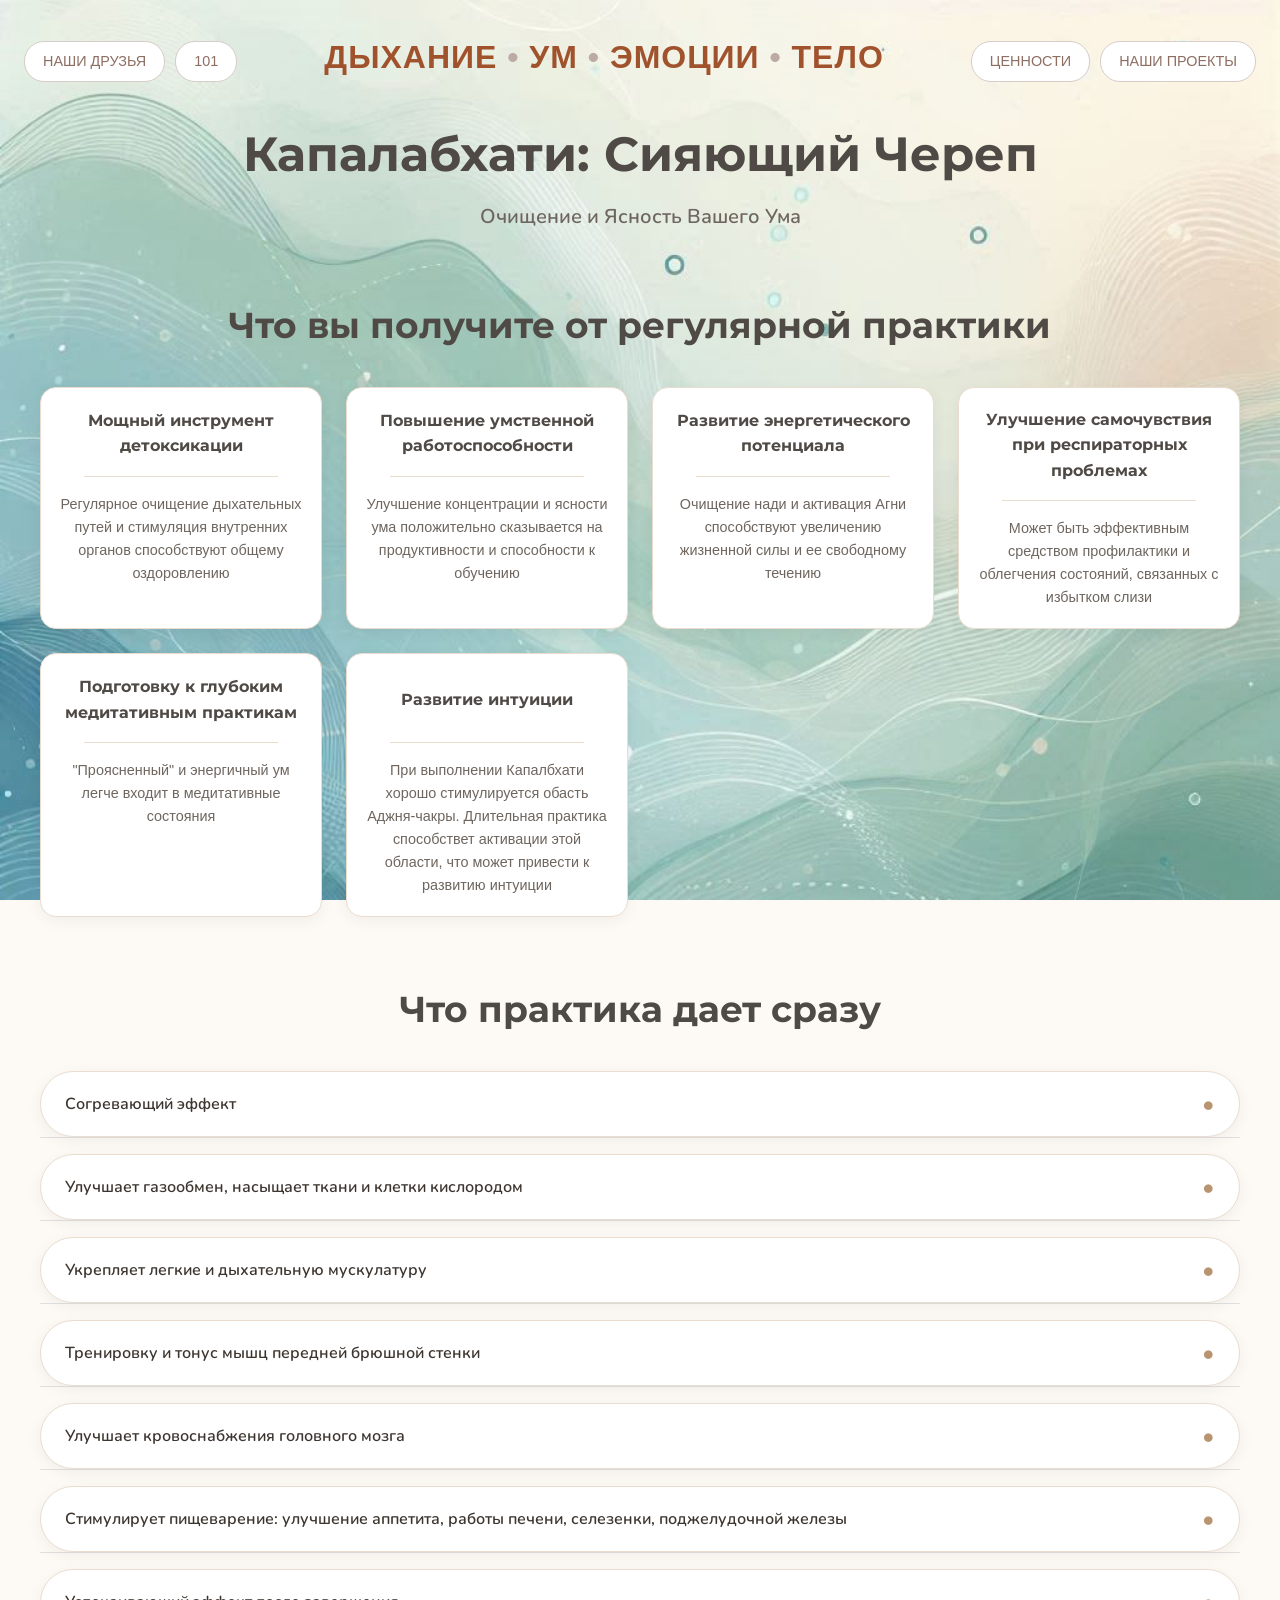
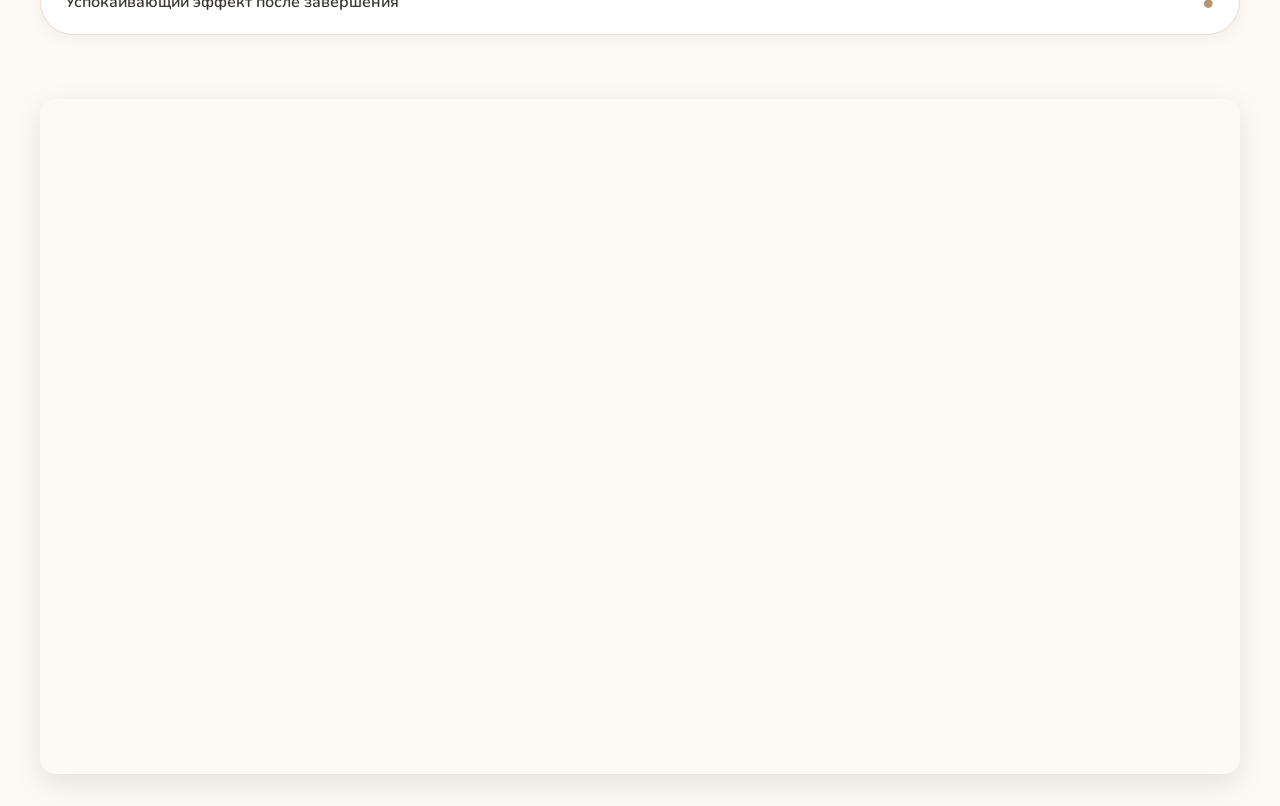
<file: kapalabhati.html>
<!DOCTYPE html>
<html lang="ru">
<head>
    <meta charset="UTF-8">
    <meta name="viewport" content="width=device-width, initial-scale=1.0">
    <title>Активизирующие Практики Дыхания</title>
    <link rel="stylesheet" href="style.css">
    <link rel="preconnect" href="https://fonts.googleapis.com">
    <link rel="preconnect" href="https://fonts.gstatic.com" crossorigin>
    <link href="https://fonts.googleapis.com/css2?family=Montserrat:wght@600;700&family=Nunito:wght@400&display=swap" rel="stylesheet">
</head>
<body class="theme-activating">
    <div class="container">
        <header class="site-header">
            <div class="top-nav-bar">
                <div class="nav-group-left">
                    <a href="friends.html" class="nav-button panel-friends">НАШИ ДРУЗЬЯ</a>
                    <a href="101.html" class="nav-button panel-101">101</a>
                </div>
                <h1 class="site-title">
    <a href="index.html" class="site-title-link">
        <span class="title-part">ДЫХАНИЕ</span><span class="title-separator"> • </span><span class="title-part">УМ</span><span class="title-separator"> • </span><span class="title-part">ЭМОЦИИ</span><span class="title-separator"> • </span><span class="title-part">ТЕЛО</span>
    </a>
</h1>
                <div class="nav-group-right">
                     <a href="https://www.notion.so/private25/1ce0787de35d4fd7b3238b3dd1a90fca?pvs=4" target="_blank" rel="noopener noreferrer" class="nav-button panel-values">ЦЕННОСТИ</a>
                    <a href="projects.html" class="nav-button">НАШИ ПРОЕКТЫ</a>
                </div>
            </div>
        </header>
<html lang="ru">
<head>
    <meta charset="UTF-8">
    <meta name="viewport" content="width=device-width, initial-scale=1.0">
    <title>Капалабхати: Сияющий Череп</title>
    <!-- Подключаем шрифты -->
    <link rel="preconnect" href="https://fonts.googleapis.com">
    <link rel="preconnect" href="https://fonts.gstatic.com" crossorigin>
    <link href="https://fonts.googleapis.com/css2?family=Montserrat:wght@400;600;700&family=Nunito:wght@400;600&display=swap" rel="stylesheet">
       
</head>


<body>

<main>

    <!-- БЛОК 1: "ЯКОРЬ" -->
    <section class="hero-section">
        <h1>Капалабхати: Сияющий Череп</h1>
        <p class="subtitle">Очищение и Ясность Вашего Ума</p>
    </section>

    <!-- БЛОК 2: "ИЗМЕНЕНИЯ" -->
    <section class="changes-section">
        <h2>Что вы получите от регулярной практики</h2>
        <div class="changes-grid">
            <div class="change-card">
                <h3>Мощный инструмент детоксикации</h3>
                <hr>
                <p>Регулярное очищение дыхательных путей и стимуляция внутренних органов способствуют общему оздоровлению</p>
            </div>
            <div class="change-card">
                <h3>Повышение умственной работоспособности</h3>
                <hr>
                <p>Улучшение концентрации и ясности ума положительно сказывается на продуктивности и способности к обучению</p>
            </div>
            <div class="change-card">
                <h3>Развитие энергетического потенциала</h3>
                <hr>
                <p>Очищение нади и активация Агни способствуют увеличению жизненной силы и ее свободному течению</p>
            </div>
            <div class="change-card">
                <h3>Улучшение самочувствия при респираторных проблемах</h3>
                <hr>
                <p>Может быть эффективным средством профилактики и облегчения состояний, связанных с избытком слизи</p>
            </div>
            <div class="change-card">
                <h3>Подготовку к глубоким медитативным практикам</h3>
                <hr>
                <p>"Проясненный" и энергичный ум легче входит в медитативные состояния</p>
            </div>
            <div class="change-card">
                <h3>Развитие интуиции</h3>
                <hr>
                <p>При выполнении Капалбхати хорошо стимулируется обасть Аджня-чакры. Длительная практика способствет активации этой области, что может привести к развитию интуиции </p>
            </div>
        </div>
    </section>

    <!-- БЛОК 3: "ПОЛЬЗА" -->
    <section class="benefits-section">
        <h2>Что практика дает сразу</h2>
        <div class="benefits-grid">
            <div class="accordion-item">
                <button class="accordion-toggle">Согревающий эффект<span class="icon">•</span></button>
                <div class="accordion-content">
                    <div class="content-wrapper">
                        Быстрые, активные выдохи и естественные вдохи стимулируют клеточный метаболизм и кровообращение. Это приводит к повышению внутренней температуры тела, создавая ощутимый согревающий эффект
                    </div>
                </div>
            </div>
            <div class="accordion-item">
                <button class="accordion-toggle">Улучшает газообмен, насыщает ткани и клетки кислородом<span class="icon">•</span></button>
                <div class="accordion-content">
                    <div class="content-wrapper">
                        Акцент на форсированном выдохе способствует полному опорожнению легких, включая верхушки, от отработанного воздуха. Последующий пассивный вдох позволяет свежему, богатому кислородом воздуху глубже проникнуть в альвеолы, улучшая насыщение крови кислородом и эффективное удаление CO2
                    </div>
                </div>
            </div>
            <div class="accordion-item">
                <button class="accordion-toggle">Укрепляет легкие и дыхательную мускулатуру<span class="icon">•</span></button>
                <div class="accordion-content">
                    <div class="content-wrapper">
                        Ритмичные, мощные выдохи, выполняемые за счет сокращения мышц живота и диафрагмы, являются тренировкой для этих мышц. Это повышает их тонус, силу и выносливость, а также способствует поддержанию эластичности легочной ткани
                    </div>
                </div>
            </div>
            <div class="accordion-item">
                <button class="accordion-toggle">Тренировку и тонус мышц передней брюшной стенки<span class="icon">•</span></button>
                <div class="accordion-content">
                    <div class="content-wrapper">
                        Каждый активный выдох в Капалабхати выполняется за счет резкого сокращения мышц живота (особенно поперечной мышцы живота). Эта повторяющаяся, целенаправленная работа является прямой тренировкой для мышц пресса, улучшающей их тонус и силу
                    </div>
                </div>
            </div>
            <div class="accordion-item">
                <button class="accordion-toggle">Улучшает кровоснабжения головного мозга<span class="icon">•</span></button>
                <div class="accordion-content">
                    <div class="content-wrapper">
                        Усиленный приток кислорода и активная работа дыхательной системы способствуют улучшению кровоснабжения головного мозга, повышая его активность и ясность
                    </div>
                </div>
            </div>
             <div class="accordion-item">
                <button class="accordion-toggle">Стимулирует пищеварение: улучшение аппетита, работы печени, селезенки, поджелудочной железы<span class="icon">•</span></button>
                <div class="accordion-content">
                    <div class="content-wrapper">
                        Интенсивный массаж, создаваемый активным движением диафрагмы и передней брюшной стенки, улучшает кровообращение во время Бхастрики и стимулирует функции внутренних органов, включая печень, селезенку и поджелудочную железу, способствуя их детоксикации и оптимизации работы. Улучшается кровоснабжение желудочно-кишечного тракта, что способствует повышению аппетита
                    </div>
                </div>
            </div>
            <div class="accordion-item">
                <button class="accordion-toggle">Успокаивающий эффект после завершения<span class="icon">•</span></button>
                <div class="accordion-content">
                    <div class="content-wrapper">
                        Несмотря на активную фазу, после выполнения Капалабхати и последующего расслабления часто наступает состояние глубокого спокойствия и ясности, так как ум "очищается" от суетных мыслей, а нервная система после стимуляции приходит в баланс
                    </div>
                </div>
            </div>
        </div>
    </section>

  <div class="video-container">
            <iframe src="https://rutube.ru/play/embed/fb0ce300fffd843c9b0545be5c2947bf" frameborder="0" allow="clipboard-write; autoplay" webkitAllowFullScreen mozallowfullscreen allowfullscreen></iframe>
        </div>
        
</main>

<script>
    document.addEventListener('DOMContentLoaded', function () {
        const accordionItems = document.querySelectorAll('.accordion-item');

        accordionItems.forEach(item => {
            const button = item.querySelector('.accordion-toggle');
            const content = item.querySelector('.accordion-content');

            button.addEventListener('click', () => {
                const isActive = item.classList.contains('active');

                // Если нужно, чтобы открывался только один аккордеон за раз, раскомментируйте код ниже
                /*
                accordionItems.forEach(otherItem => {
                    if (otherItem !== item) {
                        otherItem.classList.remove('active');
                        otherItem.querySelector('.accordion-content').style.maxHeight = null;
                    }
                });
                */
                
                if (!isActive) {
                    item.classList.add('active');
                    // Устанавливаем max-height равным высоте содержимого
                    content.style.maxHeight = content.scrollHeight + 'px';
                } else {
                    item.classList.remove('active');
                    content.style.maxHeight = null;
                }
            });
        });
    });
</script>

</body>
</html>
</file>
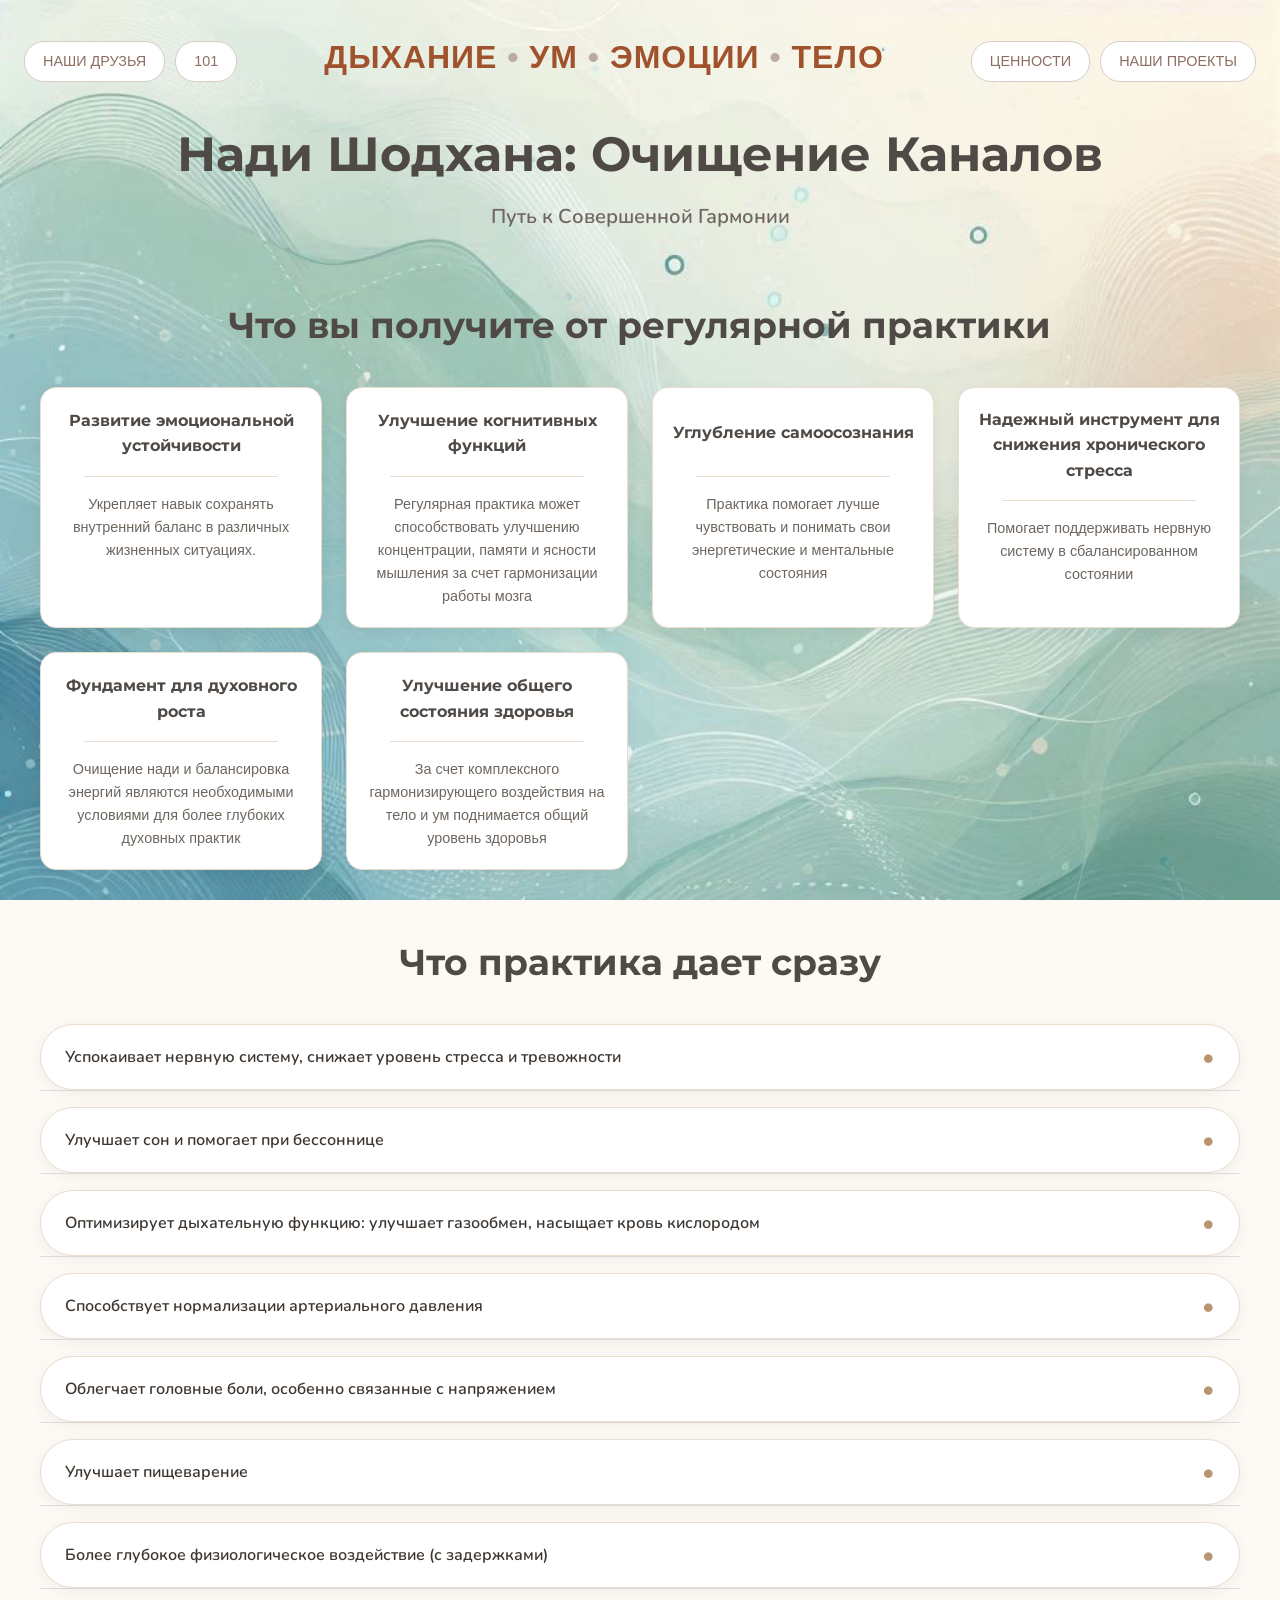
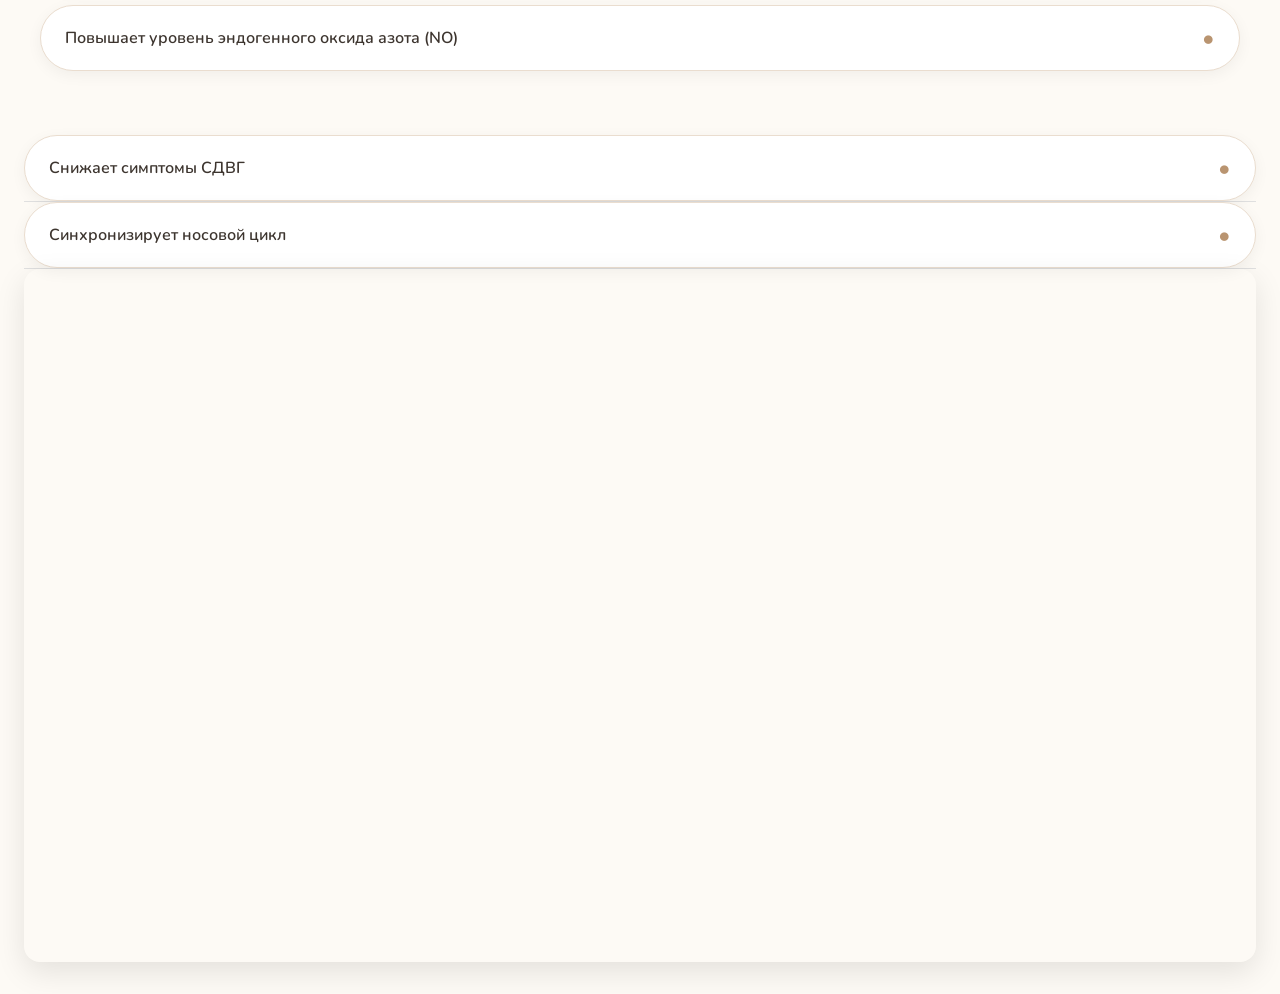
<file: nadi_shodhana.html>
<!DOCTYPE html>
<html lang="ru">
<head>
    <meta charset="UTF-8">
    <meta name="viewport" content="width=device-width, initial-scale=1.0">
    <title>Балансирующие Практики Дыхания</title>
    <link rel="stylesheet" href="style.css">
    <link rel="preconnect" href="https://fonts.googleapis.com">
    <link rel="preconnect" href="https://fonts.gstatic.com" crossorigin>
    <link href="https://fonts.googleapis.com/css2?family=Montserrat:wght@600;700&family=Nunito:wght@400&display=swap" rel="stylesheet">
</head>
<body class="theme-balancing">
   <div class="container">
        <header class="site-header">
            <div class="top-nav-bar">
                <div class="nav-group-left">
                    <a href="friends.html" class="nav-button panel-friends">НАШИ ДРУЗЬЯ</a>
                    <a href="101.html" class="nav-button panel-101">101</a>
                </div>
                <h1 class="site-title">
    <a href="index.html" class="site-title-link">
        <span class="title-part">ДЫХАНИЕ</span><span class="title-separator"> • </span><span class="title-part">УМ</span><span class="title-separator"> • </span><span class="title-part">ЭМОЦИИ</span><span class="title-separator"> • </span><span class="title-part">ТЕЛО</span>
    </a>
</h1>
                <div class="nav-group-right">
                     <a href="https://www.notion.so/private25/1ce0787de35d4fd7b3238b3dd1a90fca?pvs=4" target="_blank" rel="noopener noreferrer" class="nav-button panel-values">ЦЕННОСТИ</a>
                    <a href="projects.html" class="nav-button">НАШИ ПРОЕКТЫ</a>
                </div>
            </div>
        </header>
<html lang="ru">
<head>
    <meta charset="UTF-8">
    <meta name="viewport" content="width=device-width, initial-scale=1.0">
    <title>Нади Шодхана: Очищение Каналов</title>
    <!-- Подключаем шрифты -->
    <link rel="preconnect" href="https://fonts.googleapis.com">
    <link rel="preconnect" href="https://fonts.gstatic.com" crossorigin>
    <link href="https://fonts.googleapis.com/css2?family=Montserrat:wght@400;600;700&family=Nunito:wght@400;600&display=swap" rel="stylesheet">
       
</head>


<body>

<main>

    <!-- БЛОК 1: "ЯКОРЬ" -->
    <section class="hero-section">
        <h1>Нади Шодхана: Очищение Каналов</h1>
        <p class="subtitle">Путь к Совершенной Гармонии</p>
    </section>

    <!-- БЛОК 2: "ИЗМЕНЕНИЯ" -->
    <section class="changes-section">
        <h2>Что вы получите от регулярной практики</h2>
        <div class="changes-grid">
            <div class="change-card">
                <h3>Развитие эмоциональной устойчивости</h3>
                <hr>
                <p>Укрепляет навык сохранять внутренний баланс в различных жизненных ситуациях.</p>
            </div>
            <div class="change-card">
                <h3>Улучшение когнитивных функций</h3>
                <hr>
                <p>Регулярная практика может способствовать улучшению концентрации, памяти и ясности мышления за счет гармонизации работы мозга</p>
            </div>
            <div class="change-card">
                <h3>Углубление самоосознания</h3>
                <hr>
                <p>Практика помогает лучше чувствовать и понимать свои энергетические и ментальные состояния</p>
            </div>
            <div class="change-card">
                <h3>Надежный инструмент для снижения хронического стресса</h3>
                <hr>
                <p>Помогает поддерживать нервную систему в сбалансированном состоянии</p>
            </div>
            <div class="change-card">
                <h3>Фундамент для духовного роста</h3>
                <hr>
                <p>Очищение нади и балансировка энергий являются необходимыми условиями для более глубоких духовных практик</p>
            </div>
            <div class="change-card">
                <h3>Улучшение общего состояния здоровья</h3>
                <hr>
                <p>За счет комплексного гармонизирующего воздействия на тело и ум поднимается общий уровень здоровья</p>
            </div>
        </div>
    </section>

    <!-- БЛОК 3: "ПОЛЬЗА" -->
    <section class="benefits-section">
        <h2>Что практика дает сразу</h2>
        <div class="benefits-grid">
            <div class="accordion-item">
                <button class="accordion-toggle">Успокаивает нервную систему, снижает уровень стресса и тревожности<span class="icon">•</span></button>
                <div class="accordion-content">
                    <div class="content-wrapper">
                        Попеременное дыхание через левую (Ида, успокаивающая) и правую (Пингала, активизирующая) ноздри способствует балансировке вегетативной нервной системы. Это приводит к снижению доминирования симпатической системы (стресс) и активации парасимпатической (расслабление), уменьшая выработку стрессовых гормонов
                    </div>
                </div>
            </div>
            <div class="accordion-item">
                <button class="accordion-toggle">Улучшает сон и помогает при бессоннице<span class="icon">•</span></button>
                <div class="accordion-content">
                    <div class="content-wrapper">
                       Глубокое успокоение нервной системы и ума, достигаемое через Нади Шодхану, создает оптимальные условия для засыпания. Балансировка энергетических потоков и снижение ментальной активности помогают бороться с бессонницей, вызванной стрессом или перевозбуждением
                    </div>
                </div>
            </div>
            <div class="accordion-item">
                <button class="accordion-toggle">Оптимизирует дыхательную функцию: улучшает газообмен, насыщает кровь кислородом<span class="icon">•</span></button>
                <div class="accordion-content">
                    <div class="content-wrapper">
                        Сознательное, часто замедленное и углубленное дыхание, характерное для Нади Шодханы, обеспечивает более полное использование объема легких. Это улучшает альвеолярную вентиляцию, что приводит к более эффективному насыщению крови кислородом и удалению углекислого газа
                    </div>
                </div>
            </div>
            <div class="accordion-item">
                <button class="accordion-toggle">Способствует нормализации артериального давления<span class="icon">•</span></button>
                <div class="accordion-content">
                    <div class="content-wrapper">
                        Гармонизирующее воздействие на вегетативную нервную систему, в частности активация парасимпатического отдела, приводит к расслаблению стенок кровеносных сосудов и замедлению сердечного ритма. Это может способствовать снижению повышенного артериального давления и стабилизации его на нормальном уровне
                    </div>
                </div>
            </div>
            <div class="accordion-item">
                <button class="accordion-toggle">Облегчает головные боли, особенно связанные с напряжением<span class="icon">•</span></button>
                <div class="accordion-content">
                    <div class="content-wrapper">
                        Многие головные боли вызваны мышечным напряжением, стрессом или дисбалансом в работе нервной системы. Нади Шодхана, снимая напряжение, успокаивая ум и балансируя энергетические потоки (связанные с активностью полушарий мозга), может эффективно облегчать такие головные боли
                    </div>
                </div>
            </div>
             <div class="accordion-item">
                <button class="accordion-toggle">Улучшает пищеварение<span class="icon">•</span></button>
                <div class="accordion-content">
                    <div class="content-wrapper">
                        Пищеварительная система тесно связана с состоянием нервной системы. Успокоение и активация парасимпатического режима ("отдых и пищеварение") благодаря Нади Шодхане способствуют нормализации моторики ЖКТ, улучшению секреции пищеварительных соков и, как следствие, более эффективному пищеварению
                    </div>
                </div>
            </div>
            <div class="accordion-item">
                <button class="accordion-toggle">Более глубокое физиологическое воздействие (с задержками)<span class="icon">•</span></button>
                <div class="accordion-content">
                    <div class="content-wrapper">
                        Добавление задержек дыхания (кумбхак) в Нади Шодхану вызывает временные изменения в газовом составе крови (O2 и CO2) и внутригрудном давлении. Эти изменения оказывают мощное стимулирующее и регулирующее воздействие на нервную, сердечно-сосудистую и эндокринную системы, усиливая очищающий и балансирующий эффект пранаямы
                    </div>
                </div>
            </div>
            <div class="accordion-item">
                <button class="accordion-toggle">Повышает уровень эндогенного оксида азота (NO)<span class="icon">•</span></button>
                <div class="accordion-content">
                    <div class="content-wrapper">
                        Оксид азота является важным вазодилататором (расширяет сосуды), улучшает кровообращение, обладает антимикробным действием. Дыхание через нос, особенно медленное и контролируемое, как в Нади Шодхане, способствует его выработке
                    </div>
                </div>
            </div>
             </div>
                </div>
            </div>
            <div class="accordion-item">
                <button class="accordion-toggle">Снижает симптомы СДВГ<span class="icon">•</span></button>
                <div class="accordion-content">
                    <div class="content-wrapper">
                        Нади Шодхана требует концентрации внимания на процессе дыхания и смене ноздрей. Это само по себе тренирует навык сосредоточения. Балансировка активности левого и правого полушарий мозга, а также общее успокоение нервной системы могут способствовать снижению импульсивности, гиперактивности и улучшению способности к удержанию внимания
                    </div>
                </div>
            </div>
            <div class="accordion-item">
                <button class="accordion-toggle">Синхронизирует носовой цикл<span class="icon">•</span></button>
                <div class="accordion-content">
                    <div class="content-wrapper">
                        В течение дня у человека естественным образом доминирует дыхание то через одну, то через другую ноздрю (носовой цикл, связанный с активностью полушарий мозга). Нади Шодхана помогает сознательно регулировать и балансировать этот процесс
                    </div>
                </div>
            </div>
        </div>
    </section>

  <div class="video-container">
            <iframe src="https://rutube.ru/play/embed/fb0ce300fffd843c9b0545be5c2947bf" frameborder="0" allow="clipboard-write; autoplay" webkitAllowFullScreen mozallowfullscreen allowfullscreen></iframe>
        </div>
        
</main>

<script>
    document.addEventListener('DOMContentLoaded', function () {
        const accordionItems = document.querySelectorAll('.accordion-item');

        accordionItems.forEach(item => {
            const button = item.querySelector('.accordion-toggle');
            const content = item.querySelector('.accordion-content');

            button.addEventListener('click', () => {
                const isActive = item.classList.contains('active');

                // Если нужно, чтобы открывался только один аккордеон за раз, раскомментируйте код ниже
                /*
                accordionItems.forEach(otherItem => {
                    if (otherItem !== item) {
                        otherItem.classList.remove('active');
                        otherItem.querySelector('.accordion-content').style.maxHeight = null;
                    }
                });
                */
                
                if (!isActive) {
                    item.classList.add('active');
                    // Устанавливаем max-height равным высоте содержимого
                    content.style.maxHeight = content.scrollHeight + 'px';
                } else {
                    item.classList.remove('active');
                    content.style.maxHeight = null;
                }
            });
        });
    });
</script>

</body>
</html>
</file>
<file: style.css>
/* Общие стили и сброс */

* {
    box-sizing: border-box;
    margin: 0;
    padding: 0;
}

html {
    scroll-behavior: smooth;
}

body {
    font-family: 'Poppins', -apple-system, BlinkMacSystemFont, 'Segoe UI', Roboto, Helvetica, Arial, sans-serif;
    line-height: 1.6;
    color: #4A4A4A;
    
    /* === ИЗМЕНЕНИЯ ЗДЕСЬ === */
    /* 1. Указываем путь к вашей сгенерированной картинке */
    background-image: url('https://25rom.github.io/texture-background.png'); 
    /* 2. Задаем базовый цвет фона, который будет виден, пока картинка грузится */
    background-color: #FFFBF5; 
    /* 3. Важное свойство, которое "прибивает" фон к окну браузера, чтобы он не прокручивался вместе с контентом */
    background-attachment: fixed;
    /* 4. Растягиваем картинку, чтобы она покрывала весь экран без искажений */
    background-size: cover;  /*cover
    
    display: flex;
    flex-direction: column;
    align-items: center;
    min-height: 100vh;
    padding: 20px;
}

/* body {
    font-family: 'Poppins', -apple-system, BlinkMacSystemFont, 'Segoe UI', Roboto, Helvetica, Arial, sans-serif;
    line-height: 1.6;
    color: #4A4A4A; /* Основной цвет текста на странице */
   /* background: linear-gradient(135deg, #FFF0E0 0%, #FFFAF0 100%);
  /*  display: flex;
   /* flex-direction: column;
 /*   align-items: center;
  /*  min-height: 100vh;
  /*  padding: 20px; /* ЗАКОММЕНТИРОВАЛ ЧТОБЫ ИСПОЛЬЗОВАТЬ ТЕКСТУРУ
/* }

.container {
    width: 100%;
    max-width: 1200px;
    margin: 0 auto;
    display: flex;
    flex-direction: column;
    flex-grow: 1;
}

/* Заголовок сайта и верхняя навигация */
.site-header {
    text-align: center;
    margin-bottom: 20px;
    width: 100%;
}

.top-nav-bar {
    display: flex;
    justify-content: space-between;
    align-items: center;
    margin-bottom: 25px;
    flex-wrap: wrap;
}

.nav-group-left,
.nav-group-right {
    display: flex;
    align-items: center;
    gap: 10px;
}

.site-title { /* Родительский H1 */
    font-size: 2em;
    font-weight: 600;
    letter-spacing: 1px;
    font-family: 'Poppins', sans-serif;
    margin: 0 15px;
    flex-grow: 1;
    text-align: center;
    min-width: 200px;
}

.site-title-link {
    text-decoration: none;
    color: #A0522D;
    position: relative;
    display: inline-block;
    padding-bottom: 8px;
    transition: letter-spacing 0.3s ease-out, color 0.3s ease-out;
    cursor: pointer;
}

.site-title-link .title-separator {
    color: #BCAAA4;
    transition: color 0.3s ease-out;
}

.site-title-link::after {
    content: '';
    position: absolute;
    left: 10%;
    width: 80%;
    bottom: 0;
    height: 1.5px;
    background-color: #E67E22;
    transform: scaleX(0);
    transform-origin: center;
    transition: transform 0.35s cubic-bezier(0.19, 1, 0.22, 1);
}

.site-title-link:hover {
    letter-spacing: 1.8px;
    color: #E67E22;
}

.site-title-link:hover .title-separator {
    color: #FFB74D;
}

.site-title-link:hover::after {
    transform: scaleX(1);
}

.nav-button {
    background-color: #FFFFFF;
    color: #8D6E63;
    padding: 8px 18px;
    text-decoration: none;
    border-radius: 20px;
    font-weight: 500;
    font-size: 0.9em;
    transition: background-color 0.2s, transform 0.2s, color 0.2s, border-color 0.2s, box-shadow 0.2s;
    border: 1.5px solid #D7CCC8;
    white-space: nowrap;
}

.nav-button:hover {
    background-color: #F5F5F5;
    color: #795548;
    border-color: #BCAAA4;
    transform: translateY(-1px);
    box-shadow: 0 2px 4px rgba(0,0,0,0.05);
}

.nav-button.active {
    background-color: #E0E0E0;
    color: #6D4C41;
    border: 1.5px solid #795548;
    box-shadow: 0 0 8px rgba(121, 85, 72, 0.2);
}

.tag-prompt {
    font-family: 'Poppins', sans-serif;
    font-size: 1.1em;
    font-weight: 600;
    color: #E67E22;
    margin-bottom: 15px;
    text-align: left;
    padding-left: 10px;
    -webkit-text-stroke: 1px #8B4513;
    text-stroke: 1px #8B4513;
    paint-order: stroke fill;
    letter-spacing: 0.5px;
}

.tags-navigation {
    display: flex;
    flex-wrap: wrap;
    justify-content: center;
    gap: 10px 15px;
    margin-bottom: 30px;
}

.tag {
    background-color: var(--tag-color, #E0E0E0);
    color: #fff;
    padding: 10px 20px;
    border: 3px solid transparent;
    border-radius: 25px;
    cursor: pointer;
    font-size: 0.9em;
    font-weight: 500;
    transition: transform 0.2s ease-in-out, box-shadow 0.2s ease-in-out, background-color 0.2s ease-in-out, filter 0.2s ease-in-out, border-color 0.2s ease-in-out;
    text-shadow: 1px 1px 2px rgba(0,0,0,0.1);
}

.tag:hover {
    transform: translateY(-2px) scale(1.05);
    box-shadow: 0 4px 10px rgba(0, 0, 0, 0.15);
}

.tag.active {
    border: 3px solid #FFFFFF;
    box-shadow: 0 0 10px var(--tag-color, #777), 0 0 5px rgba(0,0,0,0.3);
    filter: brightness(1.1);
    transform: scale(1.03);
}
.tag.reset-filter {
    background-color: #777;
    color: white;
    border-color: transparent;
}
.tag.reset-filter:hover {
     background-color: #555;
     box-shadow: 0 4px 10px rgba(0, 0, 0, 0.15);
}

/* Контент с пранаямами (index.html) */
.pranayama-content h2 {
    text-align: center;
    font-size: 2em;
    color: #333;
    margin-bottom: 30px;
    font-weight: 400;
}

.pranayama-grid {
    display: grid;
    grid-template-columns: repeat(auto-fill, minmax(280px, 1fr)); /* Возвращаем auto-fill для правильной сетки */
    gap: 25px;
    justify-content: center; /* Центрируем группу карточек */
}

    /* =================================================================== */
/* === СТИЛИ ДЛЯ СЕКЦИИ "ТИПЫ ПРАКТИК" С ФОНОВЫМ ИЗОБРАЖЕНИЕМ === */
/* =================================================================== */

.pranayama-types-section {
    /* 1. Добавляем ваше фоновое изображение по прямой ссылке */
    background-image: url('https://25rom.github.io/texture-background01.jpeg');
    
    /* 2. Настраиваем его отображение */
    background-size: cover; /* Растягивает картинку, чтобы она полностью покрыла блок */
    background-position: center center; /* Центрирует картинку */
    
    /* 3. Добавляем отступы, скругление и тень для красоты */
    padding: 50px 20px; /* Вертикальные отступы 50px, горизонтальные 20px */
    border-radius: 15px; /* Скругляем углы всего блока */
    margin: 40px 0; /* Добавляем внешние отступы, чтобы отделить от других секций */
    box-shadow: 0 5px 20px rgba(0, 0, 0, 0.08);
    text-align: center;
}

/* --- Улучшаем читаемость заголовка на новом фоне --- */
.pranayama-types-section h2 {
    color: #333; /* Убеждаемся, что цвет контрастный */
    /* Добавляем легкую тень под текстом, чтобы он "отделился" от фона */
    text-shadow: 0px 1px 3px rgba(255, 255, 255, 0.6); 
    margin-bottom: 30px; /* Увеличиваем отступ до кнопок */
}

    
/* =================================================================== */
/* === ОБНОВЛЕННЫЕ СТИЛИ ДЛЯ КАРТОЧЕК ПРАНАЯМ С ФОНОВЫМ ИЗОБРАЖЕНИЕМ === */
/* =================================================================== */

.pranayama-block {
    /* --- ИЗМЕНЕНИЯ В ОСНОВНОМ БЛОКЕ --- */
    /* Убираем сплошной цвет фона */
    /* background-color: #ffffff; */ 

    /* 1. Добавляем ваше фоновое изображение по прямой ссылке */
    background-image: url('https://25rom.github.io/texture-background0.jpeg');
    
    /* 2. Настраиваем его отображение */
    background-size: cover; /* Растягивает картинку, чтобы она полностью покрыла блок */
    background-position: center center; /* Центрирует картинку */
    background-repeat: no-repeat; /* Запрещает повторение */
    
    /* 3. Остальные стили для позиционирования и анимации */
    border-radius: 12px;
    padding: 50px 20px 40px 20px;
    text-align: center;
    text-decoration: none;
    color: #333;
    box-shadow: 0 5px 15px rgba(0, 0, 0, 0.08);
    transition: top 0.3s ease-in-out, box-shadow 0.3s ease-in-out, opacity 0.3s ease-in-out;
    display: flex;
    flex-direction: column;
    justify-content: center;
    min-height: 170px;
    position: relative; /* Необходимо для работы псевдо-элемента и дочерних absolute-элементов */
    top: 0;
  /*  overflow: hidden; /* Скрывает все, что выходит за пределы скругленных углов (важно для ::before) */
    z-index: 1;
}

/* --- ДОБАВЛЕН ПСЕВДО-ЭЛЕМЕНТ ДЛЯ УЛУЧШЕНИЯ ЧИТАЕМОСТИ --- */
/* Этот слой находится между фоновой картинкой и текстом */
.pranayama-block::before {
    content: '';
    position: absolute;
    top: 0;
    left: 0;
    width: 100%;
    height: 100%;
    /* Белый полупрозрачный слой. 0.7 - 70% непрозрачности. Можете поставить 0.8, если текст плохо видно. */
    background-color: rgba(255, 255, 255, 0.7); 
    z-index: -1; /* Помещаем этот слой ПОД текстом, но НАД фоновой картинкой */
    transition: background-color 0.3s ease; /* Плавный переход для hover-эффекта */
}

/* --- ЭФФЕКТ ПРИ НАВЕДЕНИИ --- */
.pranayama-block:hover {
    top: -5px;
    box-shadow: 0 8px 25px rgba(0, 0, 0, 0.12);
    z-index: 9999;
}

/* При наведении делаем белый слой чуть более прозрачным, чтобы картинка стала четче */
.pranayama-block:hover::before {
    background-color: rgba(255, 255, 255, 0.5);
}


/* --- ИСПРАВЛЕННЫЕ СТИЛИ ДЛЯ ВНУТРЕННЕГО КОНТЕНТА --- */
/* Убеждаемся, что весь текст и иконки находятся НАД фоном */

.pranayama-block h3 {
    font-size: 1.4em;
    font-weight: 500;
    margin: 0;
    position: relative; /* Добавляем, чтобы z-index сработал */
    z-index: 9999; /* Явно указываем, что заголовок находится выше фона */
}

.pranayama-top-info {
    position: absolute;
    top: 15px;
    left: 15px;
    display: flex;
    align-items: center;
    gap: 8px;
    z-index: 9999; /* Этот z-index уже был, он достаточно высокий, все отлично */
}
.pranayama-class-label {
    padding: 4px 10px;
    font-size: 0.75em;
    font-weight: 600;
    color: white;
    border-radius: 5px;
    text-transform: uppercase;
    letter-spacing: 0.5px;
}
.label-basic { background-color: #808000; }
.label-balancing { background-color: #40E0D0; }
.label-activating { background-color: #FFA500; }
.label-calming { background-color: #B0C4DE; }

.level-indicator {
    position: relative;
    display: inline-flex;
    align-items: center;
    cursor: default;
}
.level-icon { font-size: 1.2em; line-height: 1; }
.level-tooltip-text {
    visibility: hidden; opacity: 0; width: 260px; background-color: #444;
    color: #fff; text-align: left; border-radius: 6px; padding: 10px 15px;
    position: absolute; z-index: 9999;
    bottom: 140%; left: 50%;
    transform: translateX(-50%);
    transition: opacity 0.3s ease-in-out, visibility 0.3s ease-in-out;
    box-shadow: 0 2px 8px rgba(0,0,0,0.2); font-size: 0.8em; line-height: 1.5;
}
.level-tooltip-text strong { color: #FFD700; display: block; margin-bottom: 5px; }
.level-indicator:hover .level-tooltip-text { visibility: visible; opacity: 1; }

.tooltip-icon-container {
    position: absolute;
    top: 15px;
    right: 15px;
    cursor: pointer;
    z-index: 9999;
}
.tooltip-icon {
    display: inline-block; width: 22px; height: 22px; border-radius: 50%;
    background-color: #A0A0A0; color: white; text-align: center;
    line-height: 22px; font-size: 0.9em; font-weight: bold; transition: background-color 0.2s;
}
.tooltip-icon-container:hover .tooltip-icon { background-color: #777; }

.tooltip-text {
    visibility: hidden; opacity: 0;
    width: 280px; 
    background-color: #3f3f3f;
    color: #f0f0f0;
    text-align: left;
    border-radius: 8px;
    padding: 15px;
    position: absolute; z-index: 9999;
    bottom: 130%;
    right: 0;
    transition: opacity 0.35s cubic-bezier(0.25, 0.8, 0.25, 1),
                visibility 0.35s cubic-bezier(0.25, 0.8, 0.25, 1),
                transform 0.35s cubic-bezier(0.25, 0.8, 0.25, 1);
    box-shadow: 0 8px 25px rgba(0,0,0,0.3);
    font-size: 0.7em; 
    line-height: 1.5; 
    transform: translateY(10px);
}

.tooltip-icon-container:hover .tooltip-text {
    visibility: visible;
    opacity: 1;
    transform: translateY(0);
}

.tooltip-text strong {
    color: #FFC107;
    display: block;
    margin-bottom: 4px;
    font-size: 1.05em;
    border-bottom: 1px solid #555;
    padding-bottom: 6px;
}

.tooltip-text p {
    margin-bottom: 4px;
    /* white-space: nowrap;    // Убедись, что это закомментировано или удалено для переноса */
}
.tooltip-text p:last-child {
    margin-bottom: 0;
}

.tooltip-text::after {
    content: "";
    position: absolute;
    top: 100%;
    right: 15px;
    border-width: 7px;
    border-style: solid;
    border-color: #3f3f3f transparent transparent transparent;
}


.pranayama-block.filtered-out {
    opacity: 0.25;
    pointer-events: none;
    transform: scale(0.95) translateY(0);
}

.pranayama-duration {
    position: absolute;
    bottom: 15px;
    left: 15px;
    display: flex;
    align-items: center;
    font-size: 0.8em;
    color: #555;
    background-color: rgba(240, 240, 240, 0.9);
    padding: 5px 8px;
    border-radius: 6px;
    z-index: 5;
}

.duration-icon {
    margin-right: 6px;
    font-size: 1.1em;
    line-height: 1;
}
.duration-text {
    font-weight: 500;
}

/* Стили для контентных страниц (friends.html, projects.html, 101.html) */
.content-page {
    padding: 20px 0;
    flex-grow: 1;
}
.content-page h2 {
    text-align: center;
    font-size: 2.2em;
    color: #333;
    margin-bottom: 40px;
    font-weight: 500;
}

.content-grid {
    display: grid;
    grid-template-columns: repeat(auto-fit, minmax(280px, 1fr));
    gap: 25px;
}

.content-block {
    background-color: #ffffff;
    border-radius: 10px;
    padding: 25px 20px;
    text-align: center;
    text-decoration: none;
    color: #333;
    box-shadow: 0 4px 12px rgba(0, 0, 0, 0.07);
    transition: transform 0.2s ease-in-out, box-shadow 0.2s ease-in-out;
    display: flex;
    flex-direction: column;
    justify-content: center;
    align-items: center;
    min-height: 120px;
}

.content-block:hover {
    transform: translateY(-4px);
    box-shadow: 0 6px 20px rgba(0, 0, 0, 0.1);
}

.content-block h3 {
    font-size: 1.3em;
    font-weight: 500;
    margin: 0;
}

/* Кнопки контактов в футере */
.contact-buttons {
    display: flex;
    justify-content: center;
    gap: 20px;
    margin-bottom: 15px;
}

.contact-button {
    display: inline-flex;
    align-items: center;
    justify-content: center;
    width: 44px;
    height: 44px;
    border-radius: 50%;
    color: white;
    text-decoration: none;
    transition: background-color 0.2s, transform 0.2s;
    box-shadow: 0 2px 5px rgba(0,0,0,0.15);
}

.contact-button svg {
    width: 22px;
    height: 22px;
}

.contact-button:hover {
    transform: translateY(-2px);
    box-shadow: 0 4px 8px rgba(0,0,0,0.2);
}

.contact-telegram { background-color: #0088cc; }
.contact-telegram:hover { background-color: #0077b3; }
.contact-email { background-color: #c71610; }
.contact-email:hover { background-color: #b3120e; }

/* Подвал */
footer {
    text-align: center;
    margin-top: auto;
    padding: 30px 0 10px 0;
    color: #777;
    font-size: 0.9em;
    border-top: 1px solid #eee;
    width: 100%;
}

/* Адаптивность */
@media (max-width: 992px) {
    .site-title { font-size: 1.8em; }
    .nav-button { padding: 7px 15px; font-size: 0.85em; }
}

@media (max-width: 768px) {
    .top-nav-bar { flex-direction: column; gap: 15px; }
    .nav-group-left, .nav-group-right { width: 100%; justify-content: center; }
    .site-title { font-size: 1.9em; margin-bottom: 10px; order: -1; }
    .tag-prompt { text-align: center; margin-top: 10px; }
    .pranayama-content h2, .content-page h2 { font-size: 1.8em; }
    .pranayama-grid { /* На мобильных auto-fit может быть предпочтительнее, чтобы избежать пустого пространства справа, если последняя строка неполная */
        grid-template-columns: repeat(auto-fit, minmax(250px, 1fr)); 
        gap: 20px;
        /* justify-content: center; -- Для auto-fit обычно не так критично, как для auto-fill */
    }
    .content-grid { grid-template-columns: repeat(auto-fit, minmax(250px, 1fr)); gap: 20px; }
    .tooltip-text { width: calc(100vw - 60px) !important; max-width: 300px !important; }
}
/* Стили для иконки чакры (глаз) и ее тултипа */
/* ================================================================ */
/* ИСПРАВЛЕННЫЕ И АДАПТИРОВАННЫЕ СТИЛИ ДЛЯ ТУЛТИПА ЧАКРЫ (👁)   */
/* ================================================================ */

.chakra-info-container {
    position: absolute;
    bottom: 15px;      
    right: 15px;       
    z-index: 9999; /* Чуть выше, чем другие элементы карточки, но ниже тултипа */
    cursor: default; 
}

.chakra-eye-icon {
    display: inline-block;
    font-size: 1.6em; /* Размер иконки "глаз", можно настроить */
    line-height: 1;
    color: #757575; /* Цвет иконки "глаз", можно настроить */
    transition: transform 0.2s ease-out, color 0.2s ease-out;
}

.chakra-info-container:hover .chakra-eye-icon {
    transform: scale(1.15);
    color: #333;
}

.chakra-tooltip-text {
    /* --- ИСХОДНОЕ СОСТОЯНИЕ: СКРЫТ --- */
    visibility: hidden; 
    opacity: 0;
    
    /* --- ВНЕШНИЙ ВИД (как у .tooltip-text) --- */
    width: auto; /* Автоматическая ширина по содержимому */
    min-width: 160px; /* Минимальная ширина для читаемости */
    max-width: 280px; /* Максимальная ширина, как у эталона */
    background-color: #3f3f3f;
    color: #f0f0f0;
    text-align: left;
    border-radius: 8px;
    padding: 10px 15px; /* Внутренние отступы, как у эталона (или чуть меньше, например 10px 12px) */
    box-shadow: 0 5px 15px rgba(0,0,0,0.25); /* Тень */
    font-size: 0.8em;  /* Размер шрифта, можно немного увеличить до 0.85em, если нужно */
    line-height: 1.5;  /* Межстрочный интервал */
    white-space: normal; /* Для переноса строк */

    /* --- ПОЗИЦИОНИРОВАНИЕ (ВАЖНО!) --- */
    position: absolute; 
    z-index: 9999;       /* Выше чем иконка и другие элементы */
    bottom: 115%;      /* Расположение НАД родительским .chakra-info-(т.е. над иконкой "👁") 
                           Подбирай значение (110%-130%), чтобы было комфортно и стрелочка смотрела куда надо */
    right: -5px;       /* Сдвигаем немного вправо относительно правого края иконки, чтобы выровнять по аналогии с .tooltip-text (который right:0 от своего контейнера)
                           Можешь экспериментировать с этим значением (0, -5px, 5px) */
    
    /* --- АНИМАЦИЯ (как у .tooltip-text) --- */
    transform: translateY(10px); /* Начальное смещение вниз для анимации "вылета" */
    transition: opacity 0.3s cubic-bezier(0.25, 0.8, 0.25, 1),
                visibility 0.3s cubic-bezier(0.25, 0.8, 0.25, 1), /* Немного короче, чтобы быстрее скрывался */
                transform 0.3s cubic-bezier(0.25, 0.8, 0.25, 1);
    pointer-events: none; /* Чтобы не мешал событиям мыши */
}

.chakra-info-container:hover .chakra-tooltip-text {
    visibility: visible;
    opacity: 1;
    transform: translateY(0); /* Возвращаем на место при наведении */
}

.chakra-tooltip-text strong { /* Для заголовка "☸ ЧАКРА:" */
    color: #FFD700; /* Желтый цвет, как у эталона */
    display: block;
    font-size: 1.05em; /* Размер шрифта заголовка */
    
    /* --- ЛИНИЯ-РАЗДЕЛИТЕЛЬ И ОТСТУПЫ (как у .tooltip-text strong) --- */
    border-bottom: 1px solid #555; /* Линия-разделитель */
    margin-bottom: 4px;   /* Отступ ПОД текстом заголовка ДО линии */
    padding-bottom: 6px;  /* Отступ ПОД линией ДО первого названия чакры */
}
/* ЭТУ ШТУКУ ВСТАВИЛ
.tooltip-text p {
    margin-bottom: 4px;
    /* white-space: nowrap;    // Убедись, что это закомментировано или удалено для переноса */
}
.tooltip-text p:last-child {
    margin-bottom: 0;
}
/* ЭТУ ШТУКУ ВСТАВИЛ
/* --- СТРЕЛОЧКА (как у .tooltip-text::after, но центрируем) --- */
.chakra-tooltip-text::after {
    content: "";
    position: absolute;
    top: 100%; /* Снизу тултипа */
    /* Центрируем стрелку относительно тултипа */
    left: 50%; 
    transform: translateX(-50%); 
    /* Если тултип выравнивается по правому краю иконки, 
       то стрелку можно привязать к правому краю, как у эталона:
       right: 15px; (убери left и transform) - НО ДЛЯ НАШЕГО СЛУЧАЯ ЦЕНТР ЛУЧШЕ */

    border-width: 7px;
    border-style: solid;
    border-color: #3f3f3f transparent transparent transparent; /* Треугольник, указывающий вниз (к иконке) */
}

/* Стиль для названий чакр - НЕБЕСНО-ГОЛУБОЙ ТЕПЛОГО ОТТЕНКА */
.chakra-tooltip-text span[style*="color"] { /* Применяем к спанам с инлайн-стилем цвета, если он там остался */
  /*  color: #87CEEB !important; /* Небесно-голубой. '!important' на всякий случай, если инлайн-стиль будет мешать */
}
/* Если инлайн-стилей цвета в HTML для чакр уже нет, а есть класс .chakra-name, то: */
/*
.chakra-tooltip-text .chakra-name {
    color: #87CEEB; // SkyBlue
    // Или более теплый оттенок:
    // color: #ADD8E6; // LightBlue
    // color: #B0E0E6; // PowderBlue
}
*/

@media (max-width: 480px) {
    body { padding: 10px; }
    .site-title { font-size: 1.5em; }
    .nav-button { padding: 6px 12px; font-size: 0.8em; }
    .nav-group-left, .nav-group-right { flex-wrap: wrap; gap: 8px; }
    .tag-prompt { font-size: 1em; }
    .tag { padding: 7px 12px; font-size: 0.8em; }
    .pranayama-block, .content-block { min-height: 100px; }
    .pranayama-block h3, .content-block h3 { font-size: 1.1em; }
    .pranayama-top-info { top: 10px; left: 10px; gap: 6px;}
    .tooltip-icon-{ top: 10px; right: 10px; }
    .tooltip-text, .level-tooltip-text { width: calc(100vw - 40px) !important; max-width: 250px !important; }
    .pranayama-duration { bottom: 10px; left: 10px; font-size: 0.75em; }
}

/* --- Базовый слой для ВСЕХ карточек --- */
.pranayama-block {
    position: relative; /* Обязательно, чтобы z-index сработал */
    z-index: 1;         /* Начальный слой для всех карточек */
}

/* =================================================================== */
/* ===       ИНФОГРАФИКА С СИЛУЭТОМ (ИСПРАВЛЕННЫЕ ТУЛТИПЫ)        === */
/* =================================================================== */

.silhouette-infographic-section {
    text-align: center;
    padding: 60px 20px;
    margin-top: 40px;
}

.infographic-container {
    position: relative;
    max-width: 500px;
    margin: 0 auto;
    opacity: 0.85;
    background-image: url('pranayama-infographic.png');
    background-size: contain;
    background-position: center;
    background-repeat: no-repeat;
    aspect-ratio: 1 / 1;
}

.interactive-marker {
    position: absolute;
    transform: translate(-50%, -50%);
    z-index: 20; /* Поднимаем маркеры выше */
}

.interactive-marker:hover {
    z-index: 20; /* При наведении маркер становится еще выше */
}

.marker-dot {
    width: 20px;
    height: 20px;
    background-color: rgba(255, 122, 89, 0.7);
    border-radius: 50%;
    border: 2px solid white;
    box-shadow: 0 0 0 5px rgba(255, 122, 89, 0.3);
    cursor: pointer;
    transition: transform 0.3s ease;
}

/* ОБЩИЕ СТИЛИ ДЛЯ ТУЛТИПА */
.tooltip-content {
    position: absolute;
    width: 260px;
    padding: 18px;
    border-radius: 12px;
    text-align: left;
    background-color: rgba(255, 255, 255, 0.85);
    backdrop-filter: blur(8px);
    -webkit-backdrop-filter: blur(8px);
    border: 1px solid rgba(255, 255, 255, 0.9);
    box-shadow: 0 4px 15px rgba(0,0,0,0.1);
    opacity: 0;
    visibility: hidden;
    transition: opacity 0.3s ease, transform 0.3s ease;
    pointer-events: none; /* Важно, чтобы не мешать другим :hover */
}

/* СТРЕЛОЧКА */
.tooltip-content::after {
    content: '';
    position: absolute;
    border-width: 8px;
    border-style: solid;
}

/* Модификатор: открывается ВПРАВО */
.tooltip-opens-right .tooltip-content {
    top: 50%;
    left: 140%;
    transform: translate(10px, -50%);
}
.tooltip-opens-right .tooltip-content::after {
    top: 50%; right: 100%;
    transform: translateY(-50%);
    border-color: transparent rgba(255, 255, 255, 0.85) transparent transparent;
}

/* Модификатор: открывается ВЛЕВО */
.tooltip-opens-left .tooltip-content {
    top: 50%;
    right: 140%;
    transform: translate(-10px, -50%);
}
.tooltip-opens-left .tooltip-content::after {
    top: 50%; left: 100%;
    transform: translateY(-50%);
    border-color: transparent transparent transparent rgba(255, 255, 255, 0.85);
}

/* Текст внутри тултипа */
.tooltip-content h4 {
    margin-top: 0; margin-bottom: 10px; padding-bottom: 8px;
    color: #2c2c2c;
    font-weight: 600;
    text-align: center;
    border-bottom: 1px solid rgba(0,0,0,0.08);
}
.tooltip-content p {
    font-size: 0.95rem;
    color: #3f3f3f;
    line-height: 1.5;
    margin: 0;
    white-space: normal;
}

/* Показываем тултип при наведении на маркер */
.interactive-marker:hover .tooltip-content {
    opacity: 1;
    visibility: visible;
    transform: translate(0, -50%);
    pointer-events: auto;
}

/* =================================================================== */
/* === ФИНАЛЬНЫЙ ИСПРАВЛЕННЫЙ CSS ДЛЯ ИНФОГРАФИКИ (v3) === */
/* =================================================================== */

/* --- Стили для секции с инфографикой --- */
.silhouette-infographic-section {
    text-align: center;
    padding: 0 20px 60px 20px; 
    margin-top: 20px; 
}

.infographic-{
    position: relative;
    max-width: 500px;
    margin: 0 auto;
    opacity: 0.85;
    background-image: url('pranayama-infographic.png');
    background-size: contain;
    background-position: center;
    background-repeat: no-repeat;
    aspect-ratio: 1 / 1;
}

.interactive-marker {
    position: absolute;
    transform: translate(-50%, -50%);
}

.marker-dot {
    width: 20px;
    height: 20px;
    background-color: rgba(255, 122, 89, 0.7);
    border-radius: 50%;
    border: 2px solid white;
    box-shadow: 0 0 0 5px rgba(255, 122, 89, 0.3);
    cursor: pointer;
    transition: transform 0.3s ease;
}

/* --- ОБЩИЕ стили для всех тултипов (ФИНАЛЬНЫЙ ДИЗАЙН) --- */
.tooltip-content {
    position: absolute;
    
    /* ФИКС ЧИТАЕМОСТИ И ДИЗАЙНА */
    background-color: rgba(255, 255, 255, 0.75); /* Полупрозрачный фон */
    backdrop-filter: blur(8px);                  /* Эффект "матового стекла" */
    -webkit-backdrop-filter: blur(8px);
    
    /* РАМКА И СВЕЧЕНИЕ (как у активного тега) */
    border: 2px solid #FFFFFF;                  
    box-shadow: 0 0 12px rgba(100, 150, 200, 0.3), 0 4px 10px rgba(0,0,0,0.1);
    
    /* ФИКС ШИРИНЫ */
    width: 260px; /* Задаем комфортную ширину по умолчанию */
    
    padding: 18px;
    border-radius: 12px;
    text-align: left;
    
    opacity: 0;
    visibility: hidden;
    transition: opacity 0.3s ease, transform 0.3s ease;
}

/* --- СТРЕЛОЧКА-УКАЗАТЕЛЬ --- */
.tooltip-content::after {
    content: '';
    position: absolute;
    border-width: 8px;
    border-style: solid;
}

/* --- Модификатор: открывается ВПРАВО --- */
.tooltip-opens-right .tooltip-content {
    top: 50%;
    left: 140%;
    transform: translate(10px, -50%);
}
.tooltip-opens-right .tooltip-content::after {
    top: 50%;
    right: 100%;
    transform: translateY(-50%);
    border-color: transparent white transparent transparent; /* Сделали стрелку непрозрачной */
}

/* --- Модификатор: открывается ВЛЕВО --- */
.tooltip-opens-left .tooltip-content {
    top: 50%;
    right: 140%;
    left: auto;
    transform: translate(-10px, -50%);
}
.tooltip-opens-left .tooltip-content::after {
    top: 50%;
    left: 100%;
    transform: translateY(-50%);
    border-color: transparent transparent transparent white; /* Сделали стрелку непрозрачной */
}

/* --- Стили для текста внутри тултипа --- */
.tooltip-content h4 {
    margin-top: 0;
    margin-bottom: 8px;
    color: #2c2c2c;
    font-weight: 600;
    text-align: center; /* <<< ВОТ ЭТО ИЗМЕНЕНИЕ */
    border-bottom: 1px solid rgba(0,0,0,0.08); /* Добавим легкий разделитель */
    padding-bottom: 8px;  /* <<< ВОТ ЭТО ИЗМЕНЕНИЕ */
}
.tooltip-content p {
    display: flex;
    align-items: flex-start;
    gap: 8px;
    font-size: 0.95rem; /* Немного увеличим текст для читаемости */
    color: #3f3f3f;
    line-height: 1.5;
    margin: 0;
    white-space: normal; /* Разрешаем перенос текста */
}

/* --- Эффект при наведении --- */
/* --- Эффект при наведении (для десктопа) --- */
.interactive-marker:hover .marker-dot {
    transform: scale(1.1);
}
.interactive-marker:hover .tooltip-content {
    opacity: 1;
    visibility: visible;
    transform: translate(0, -50%);
}

/* !!! НОВОЕ ПРАВИЛО ДЛЯ КЛИКА (для мобильных) !!! */
.interactive-marker.is-active .tooltip-content {
    opacity: 1;
    visibility: visible;
    transform: translate(0, -50%);
}

/* =================================================================== */
/* === СТИЛИ ДЛЯ ИНТЕРАКТИВНОГО ЗАГОЛОВКА (остаются без изменений) === */
/* =================================================================== */

.hero-text-{
    text-align: center;
    padding: 40px 20px 20px 20px;
}

.typing-headline-multiline {
    display: flex;
    flex-direction: column;
    align-items: center;
    text-align: center;
    justify-content: center;
    min-height: 120px; 
}

.headline-static-part {
    font-size: 1.8rem;
    font-weight: 300;
    color: #8D6E63;
    text-transform: uppercase;
    letter-spacing: 3px;
    margin-bottom: 15px;
}

.typing-effect {
    font-size: 2.8rem;
    font-weight: 500;
    text-transform: uppercase;
    position: relative;
    color: #F2C94C;
}

.typing-effect::after {
    content: '|';
    position: absolute;
    right: -15px;
    top: -5px;
    font-weight: 300;
    font-size: 2.8rem;
    color: #888;
    animation: blink 0.7s infinite;
}

@keyframes blink {
    0% { opacity: 1; }
    49% { opacity: 1; }
    50% { opacity: 0; }
    100% { opacity: 0; }
}

/* ======================= КОНЕЦ БЛОКА СТИЛЕЙ ======================= */

/* =================================================================== */
/* === СТИЛИ ДЛЯ БЛОКА "ТИПЫ ПРАНАЯМ" === */
/* =================================================================== */

/* =================================================================== */
/* === СТИЛИ ДЛЯ БЛОКА "4 ТИПА ПРАКТИК" (ФИНАЛЬНАЯ ВЕРСИЯ) === */
/* =================================================================== */

.pranayama-types-section {
    padding: 20px 20px;
    text-align: center;
    background-color: #FFFBF5;
    border-radius: 20px;
    margin: 20px 0 0 0; /* Убираем нижний отступ, чтобы блок был ближе к тегам */
}

.pranayama-types-section h2 {
    font-size: 2.2rem;
    font-weight: 500;
    color: #333;
    margin-bottom: 40px;
}

.types-grid-container{
    display: grid;
    grid-template-columns: repeat(2, 1fr);
    /* ИЗМЕНЕНИЕ: Уменьшаем высоту блоков, как вы и хотели */
    grid-template-rows: repeat(2, 112px); 
    gap: 22px;
    max-width: 900px;
    margin: 0 auto;
}

/* Стили для ссылок-карточек */
.type-card {
    text-decoration: none;
    color: white;
    position: relative;
    border-radius: 25px;
    overflow: hidden;
    padding: 20px;
    /* ИЗМЕНЕНИЕ: Заголовок теперь будет по центру карточки */
    display: flex;
    justify-content: center; 
    align-items: center;
    text-align: center;
    transition: transform 0.3s ease, box-shadow 0.3s ease;
}

.type-card:hover {
    transform: translateY(-5px);
    box-shadow: 0 10px 30px rgba(0,0,0,0.15);
}

/* === НОВЫЙ ЭФФЕКТ ПОЯВЛЕНИЯ ОПИСАНИЯ === */
/* Описание будет появляться поверх, а не сдвигать текст */
.type-card .type-description {
    position: absolute;
    top: 0;
    left: 0;
    width: 100%;
    height: 100%;
    background-color: rgba(0, 0, 0, 0.55); /* Полупрозрачное затемнение */
    display: flex;
    justify-content: center;
    align-items: center;
    padding: 15px;
    opacity: 0; /* Скрыто по умолчанию */
    transition: opacity 0.3s ease-in-out;
}

.type-card:hover .type-description {
    opacity: 1; /* Появляется при наведении */
}

.type-description p {
    font-size: 0.9rem;
    line-height: 1.5;
    margin: 0;
    color: white; /* Текст на затемненном фоне будет белым */
}

/* Задаем цвета для каждого типа */
.type-card.basic { background-color: #808000; }
.type-card.activating { background-color: #FFC107; }
.type-card.balancing { background-color: #40E0D0; }
.type-card.calming { background-color: #B0C4DE; }

.type-card h3 {
    /* ИЗМЕНЕНИЕ: Уменьшаем шрифт, чтобы он помещался в новый размер блока */
    font-size: 1.4rem; 
    font-weight: 600;
    margin: 0;
    text-shadow: 1px 1px 3px rgba(0,0,0,0.3);
    /* Добавляем плавность для исчезновения заголовка */
    transition: opacity 0.3s ease-in-out;
}

/* ИЗМЕНЕНИЕ: При наведении заголовок будет исчезать, уступая место описанию */
.type-card:hover h3 {
    opacity: 0;
}


/* === НОВЫЙ БЛОК: СТИЛИ ДЛЯ ЗАГОЛОВКА ПЕРЕД ТЕГАМИ === */
/* Этот код нужно будет добавить, если его еще нет */
/* === НОВЫЙ ДИЗАЙН ДЛЯ ЗАГОЛОВКА ПЕРЕД ТЕГАМИ === */
.tags-prompt-headline {
    text-align: center;
    font-size: 1.5rem;
    font-weight: 500; /* Сделаем чуть жирнее */
    color: #4A4A4A;
    margin: 60px auto 40px auto; /* Увеличим отступы */
    
    /* Превращаем в "карточку" */
    display: inline-block; /* Чтобы фон облегал текст */
    background-color: rgba(255, 255, 255, 0.7);
    padding: 15px 30px;
    border-radius: 30px;
    box-shadow: 0 4px 15px rgba(0, 0, 0, 0.08);
    backdrop-filter: blur(5px);
    -webkit-backdrop-filter: blur(5px);
    border: 1px solid rgba(255, 255, 255, 0.2);
}

/* Добавляем иконку перед текстом */
.tags-prompt-headline::before {
    content: '✨'; /* Можете выбрать любой другой смайлик */
    margin-right: 12px;
    font-size: 1.2em;
}

/* Адаптивность для мобильных */
@media (max-width: 768px) {
    .types-grid-container {
        grid-template-columns: 1fr;
        grid-template-rows: auto;
        gap: 15px;
    }
    .type-card {
        /* Высота для мобильных, чтобы было удобно нажимать */
        min-height: 100px; 
    }
}
/* =================================================================== */
/* === СТИЛИ ДЛЯ БЛОКА 1: "БЫСТРЫЕ ВЫГОДЫ" === */
/* =================================================================== */

.quick-benefits-section {
    display: flex;
    justify-content: center;
    align-items: flex-start;
    flex-wrap: wrap;
    gap: 30px;
    padding: 40px 20px;
    max-width: 900px;
    margin: 0 auto; /* Центрируем весь блок */
    border-bottom: 1px solid rgba(0, 0, 0, 0.08); /* Легкий разделитель снизу */
}

.benefit-item {
    display: flex;
    flex-direction: column;
    align-items: center;
    text-align: center;
    width: 200px; /* Задаем ширину для каждого элемента */
}

.benefit-icon {
    font-size: 3rem;
    line-height: 1;
    margin-bottom: 15px;
    background-color: #fffaf0; /* Легкий фон, чтобы выделить */
    width: 80px;
    height: 80px;
    display: flex;
    align-items: center;
    justify-content: center;
    border-radius: 50%;
    box-shadow: 0 4px 15px rgba(0, 0, 0, 0.07);
}

.benefit-title {
    font-size: 1.1rem;
    font-weight: 500;
    color: #4A4A4A;
}

/* =================================================================== */
/* === СТИЛИ ДЛЯ БЛОКА 2: "ЗНАКОМСТВО С ПРОДУКТОМ" (НОВЫЙ ДИЗАЙН) === */
/* =================================================================== */

.product-intro-section {
    max-width: 800px;
    margin: 0 auto 40px auto; /* Добавляем отступ снизу */
    padding: 40px; /* Увеличиваем внутренние отступы */
    text-align: center;

    /* === НОВЫЙ ДИЗАЙН "КАРТОЧКИ" === */
    background-color: rgba(255, 255, 255, 0.5); /* Полупрозрачный фон */
    border-radius: 20px; /* Скругляем углы */
    box-shadow: 0 8px 32px 0 rgba(0, 0, 0, 0.1); /* Мягкая тень */
    backdrop-filter: blur(10px); /* Эффект "матового стекла" */
    -webkit-backdrop-filter: blur(10px);
    border: 1px solid rgba(255, 255, 255, 0.18); /* Едва заметная рамка */
}

/* =================================================================== */
/* === СТИЛИ ДЛЯ БЛОКА "ЗНАКОМСТВО С ПРОДУКТОМ" (ПРОЗРАЧНЫЙ ДИЗАЙН) === */
/* =================================================================== */
/* =================================================================== */
/* === БЛОК "ЗНАКОМСТВО" (С ФОНОВЫМ ПАТТЕРНОМ "ВОЛНЫ") === */
/* =================================================================== */

.product-intro-section {
    max-width: 800px;
    margin: 60px auto 40px auto;
    padding: 40px;
    text-align: center;
    position: relative; /* Необходимо для позиционирования псевдо-элементов, если понадобятся */
    overflow: hidden; /* Скрываем все, что выходит за рамки */

    /* === ДИЗАЙН "ПРОЗРАЧНОЙ КАРТОЧКИ" === */
    background-color: rgba(255, 255, 255, 0.7); /* Основной полупрозрачный фон */
    border-radius: 20px;
    box-shadow: 0 8px 32px 0 rgba(0, 0, 0, 0.07); 
    border: 1px solid rgba(255, 255, 255, 0.18); 
    backdrop-filter: blur(5px);
    -webkit-backdrop-filter: blur(5px);
    
    /* === ДОБАВЛЕНИЕ ПАТТЕРНА === */
    /* 1. Встраиваем SVG с волной как фоновое изображение */
    background-image: url("data:image/svg+xml,%3Csvg xmlns='http://www.w3.org/2000/svg' width='80' height='40' viewBox='0 0 80 40'%3E%3Cpath d='M 0 20 Q 20 0, 40 20 T 80 20' stroke='%23000000' stroke-width='1' fill='none' stroke-opacity='0.1'/%3E%3C/svg%3E");
    
    /* 2. Смешиваем паттерн с фоном, чтобы он стал едва заметным */
    background-blend-mode: overlay;
}

/* Стили для заголовка, текста и фактов остаются без изменений */
.product-intro-section h2 {
    font-size: 2.4rem;
    font-weight: 600;
    color: #333;
    margin-bottom: 25px;
    line-height: 1.3;
}
.intro-text {
    font-size: 1.1rem;
    color: #444;
    line-height: 1.7;
    margin-bottom: 40px;
}
.key-facts-container {
    display: flex;
    justify-content: center;
    flex-wrap: wrap;
    gap: 15px 30px; 
}
.fact-item {
    font-size: 1rem;
    font-weight: 500;
    color: #3A3A3A;
    background-color: rgba(255, 255, 255, 0.7);
    padding: 10px 20px;
    border-radius: 20px;
    box-shadow: 0 2px 8px rgba(0, 0, 0, 0.05);
}
}
/* =================================================================== */
/* === ФИНАЛЬНЫЕ ДИЗАЙНЕРСКИЕ УЛУЧШЕНИЯ === */
/* =================================================================== */

/* 1. Улучшенный дизайн для блока "4 Типа Практик" */
.pranayama-types-section {
    border-top: 1px solid rgba(0, 0, 0, 0.08); /* Добавляем разделитель сверху */
    padding-top: 60px;
}
.type-card:hover {
    transform: translateY(-8px) scale(1.03); /* Усиливаем анимацию */
    box-shadow: 0 12px 35px rgba(0, 0, 0, 0.12); /* Делаем тень глубже */
}


/* 2. Стили для раскрывающегося блока "Что такое Пранаяма?" */
.pranayama-explainer-section {
    max-width: 800px;
    margin: 0 auto 40px auto;
    padding: 40px 20px;
    text-align: center;
    border-top: 1px solid rgba(0, 0, 0, 0.08); /* Разделитель сверху */
}

.explainer-toggle {
    font-size: 1.4rem;
    font-weight: 500;
    color: #4A4A4A;
    cursor: pointer;
    display: inline-block;
    padding: 15px 30px;
    border: 1.5px solid #D7CCC8;
    border-radius: 25px;
    transition: all 0.3s ease;
}

.explainer-toggle:hover {
    background-color: #fff;
    border-color: #8D6E63;
    color: #333;
}

.explainer-toggle .arrow {
    display: inline-block;
    transition: transform 0.3s ease;
}

.explainer-toggle.active .arrow {
    transform: rotate(180deg);
}

.explainer-content {
    max-height: 0;
    overflow: hidden;
    transition: max-height 0.5s ease-in-out, margin-top 0.5s ease-in-out;
    text-align: left;
    color: #555;
    line-height: 1.7;
    font-size: 1.05rem;
}

.explainer-content p {
    margin-bottom: 15px;
}
.explainer-content p:last-child {
    margin-bottom: 0;
}
/* =================================================================== */
/* === СТИЛИ ДЛЯ ВОЛНИСТОГО ПОДЧЕРКИВАНИЯ === */
/* =================================================================== */

/* --- Общий стиль для всех выделенных слов --- */
.highlight-wavy {
    position: relative; /* Необходимо для позиционирования, если понадобится */
    background-repeat: repeat-x; /* Повторяем волну по горизонтали */
    background-position: bottom; /* Располагаем линию внизу */
    background-size: 20px 8px; /* Размер одного "звена" волны: ширина 20px, высота 8px */
    padding-bottom: 5px; /* Добавляем отступ снизу, чтобы линия не прилипала к тексту */
    
    /* Маленький трюк, чтобы линия не проходила сквозь буквы, а была под ними.
       Цвет тени должен совпадать с цветом фона вашей карточки. */
    text-shadow: 2px 2px 0px rgba(255, 255, 255, 0.5), 
                 -2px 2px 0px rgba(255, 255, 255, 0.5), 
                 2px -2px 0px rgba(255, 255, 255, 0.5), 
                 -2px -2px 0px rgba(255, 255, 255, 0.5);
}

/* --- Цвет и волна для СИНЕГО текста --- */
.highlight-wavy.color-blue {
    color: #5B86E5; /* Цвет текста */
    /* Встроенная SVG-картинка с волной синего цвета */
    background-image: url("data:image/svg+xml,%3Csvg xmlns='http://www.w3.org/2000/svg' width='20' height='8'%3E%3Cpath d='M 0 5 Q 5 0, 10 5 T 20 5' stroke='%235B86E5' stroke-width='2' fill='none'/%3E%3C/svg%3E");
}

/* --- Цвет и волна для ОРАНЖЕВОГО текста --- */
.highlight-wavy.color-orange {
    color: #f7b733; /* Цвет текста */
    /* Встроенная SVG-картинка с волной оранжевого цвета */
    background-image: url("data:image/svg+xml,%3Csvg xmlns='http://www.w3.org/2000/svg' width='20' height='8'%3E%3Cpath d='M 0 5 Q 5 0, 10 5 T 20 5' stroke='%23f7b733' stroke-width='2' fill='none'/%3E%3C/svg%3E");
}

/* =================================================================== */
/* ===         СТИЛИ ДЛЯ СТРАНИЦЫ ПАРТНЕРОВ (НОВЫЙ ДИЗАЙН)         === */
/* =================================================================== */

.partners-page-section {
    padding: 40px 0;
    max-width: 1100px; /* Ограничиваем ширину, чтобы не прилипало к краям */
    margin: 0 auto; /* Центрируем всю секцию */
}

.partners-page-section h1 {
    font-size: 2.8rem; /* Увеличим заголовок */
    text-align: center;
    margin-bottom: 10px;
    font-weight: 600;
}

.category-description {
    font-size: 1.1rem;
    text-align: center;
    color: #777;
    margin-bottom: 60px; /* Увеличиваем отступ до карточек */
}

/* Сетка для карточек */
.partner-grid {
    display: grid;
    /* Адаптивная сетка: 5 колонок в зависимости от ширины экрана */

    grid-template-columns: repeat(auto-fit, minmax(320px, 1fr));
    gap: 35px; /* Увеличиваем расстояние между карточками */
    align-items: start; 
       /* grid-template-columns: repeat(5, 1fr);    gap: 20px;  
}

/* === СТИЛИ САМОЙ КАРТОЧКИ (ЭФФЕКТ "МАТОВОГО СТЕКЛА") === */
.partner-card {
    /* 1. Фон */
    background-color: rgba(255, 255, 255, 0.0); /* Полупрозрачный белый */
    backdrop-filter: blur(12px); /* Эффект размытия фона */
    -webkit-backdrop-filter: blur(12px);
    
    /* 2. Внешний вид */
    border-radius: 16px; /* Более плавное скругление */
    border: 1px solid rgba(255, 255, 255, 0.2); /* Едва заметная рамка */
    box-shadow: 0 8px 30px rgba(0, 0, 0, 0.1);
    
    /* 3. Прочее */
    overflow: hidden;
    display: flex;
    flex-direction: column;
    transition: transform 0.3s ease, box-shadow 0.3s ease;
}

.partner-card:hover {
    transform: translateY(-10px); /* Приподнимаем карточку при наведении */
    box-shadow: 0 12px 40px rgba(0, 0, 0, 0.15);
}

.partner-card img {
    width: 100%;
    height: 200px;
    object-fit: cover;
}

.partner-info {
    padding: 25px;
    display: flex;
    flex-direction: column;
    flex-grow: 1;
}

.partner-info h3 {
    font-size: 1.5rem; /* Увеличиваем имя для акцента */
    margin-bottom: 15px;
    font-weight: 600;
    color: #333;
}

/* Контейнер для описания - ключевой элемент для "разворачивания" */
.partner-description {
    max-height: 4.8em; /* Видимы примерно 3 строки текста */
    overflow: hidden;
    position: relative;
    transition: max-height 0.5s ease-in-out;
}
.partner-description p {
    margin: 0;
    color: #555;
    line-height: 1.7; /* Увеличиваем межстрочный интервал */
}

/* Когда у карточки появляется класс .is-expanded, описание "разворачивается" */
.partner-card.is-expanded .partner-description {
    max-height: 500px; /* Большая высота, чтобы влез любой текст */
}

}
    /* =================================================================== */
/* ===         СТИЛИ ДЛЯ КНОПОК В КАРТОЧКЕ (ИСПРАВЛЕННЫЕ)          === */
/* =================================================================== */
    
/* Блок с кнопками */
/* =================================================================== */
/* ===         СТИЛИ ДЛЯ КНОПОК В КАРТОЧКЕ (ФИНАЛЬНАЯ ВЕРСИЯ)       === */
/* =================================================================== */

/* Блок с кнопками */
.partner-actions {
    /* ИСПРАВЛЕНИЕ №1: Увеличиваем отступ, чтобы "отлепить" кнопки от текста */
    margin-top: auto;
    padding-top: 25px; 
    
    display: flex;
    justify-content: flex-end; /* Прижимаем кнопки к правому краю */
    align-items: center;
    gap: 10px;
}

/* Кнопка "Читать далее" (Второстепенная) */
.expand-btn {
    background-color: transparent;
    border: 1.5px solid #d1d1d1;
    color: #818181;
    border-radius: 20px;
    cursor: pointer;
    font-family: 'Poppins', sans-serif;
    transition: all 0.2s;

    /* ИСПРАВЛЕНИЕ №2: Делаем кнопки меньше и аккуратнее */
    padding: 6px 16px;
    font-size: 0.9em;
    font-weight: 500;
}

.expand-btn:hover {
    background-color: #f5f5f5;
    border-color: #b9b9b9;
}

/* Кнопка "Перейти на сайт" (Основная) */
.partner-link {
    /* Цвета, как вы и хотели */
    background-color: #795548; /* Темнее по умолчанию */
    color: white;
    
    text-decoration: none;
    border-radius: 20px;
    text-align: center;
    transition: all 0.2s;
    border: 1.5px solid transparent;
    white-space: nowrap;

    /* ИСПРАВЛЕНИЕ №2: Делаем кнопки меньше и аккуратнее */
    padding: 6px 16px;
    font-size: 0.9em;
    font-weight: 500;
}

.partner-link:hover {
    background-color: #8D6E63; /* Светлее при наведении */
    transform: translateY(-1px);
    box-shadow: 0 2px 4px rgba(0,0,0,0.1);
}

/* --- ОБЩИЕ СТИЛИ И ПЕРЕМЕННЫЕ --- */
:root {
    /* Цвета из ваших скриншотов */
    --color-base: #8E8A3D;
    --color-activating: #FFB74D;
    --color-balancing: #4DD0E1;
    --color-calming: #AAB7D1;
    
    --bg-page: #F8F5F2; /* Общий фон страниц, как в прошлых примерах */
    --bg-card: #FFFFFF;
    --text-primary: #3D352F;
    --text-secondary: #6e665f;
    --border-color: #EAE0D5;
}

body {
    background-color: var(--bg-page);
    color: var(--text-primary);
    font-family: 'Nunito', sans-serif;
    margin: 0;
    padding: 2rem 1.5rem;
    line-height: 1.6;
}

main {
    max-width: 1200px;
    margin: 2rem auto;
}

/* --- Стили для заголовка страницы --- */
.page-title {
    font-family: 'Montserrat', sans-serif;
    font-size: clamp(2.5rem, 5vw, 3.5rem); /* Адаптивный размер шрифта */
    text-align: center;
    margin-bottom: 3rem;
    font-weight: 700;
}

/* --- Темизация заголовков в зависимости от класса на body --- */
.theme-base .page-title { color: var(--color-base); }
.theme-activating .page-title { color: var(--color-activating); }
.theme-balancing .page-title { color: var(--color-balancing); }
.theme-calming .page-title { color: var(--color-calming); }

/* --- Сетка для карточек --- */
.practice-grid {
    display: grid;
    /* Адаптивная сетка: от 1 до 3 колонок в зависимости от ширины экрана */
    grid-template-columns: repeat(auto-fit, minmax(320px, 1fr));
    gap: 2rem;
}

/* --- Стиль карточки практики --- */
.practice-card {
    display: flex;
    flex-direction: column;
    background-color: var(--bg-card);
    border-radius: 20px;
    padding: 2rem;
    text-decoration: none; /* Убираем подчеркивание у ссылки */
    color: inherit;
    box-shadow: 0 5px 25px rgba(0, 0, 0, 0.07);
    transition: transform 0.3s ease, box-shadow 0.3s ease;
}

/* Эффект "приподнимания" при наведении */
.practice-card:hover {
    transform: translateY(-8px);
    box-shadow: 0 12px 35px rgba(0, 0, 0, 0.1);
}

.practice-card h3 {
    font-family: 'Montserrat', sans-serif;
    font-size: 1.5rem;
    font-weight: 600;
    margin: 0;
    color: var(--text-primary);
    line-height: 1.4;
}

.practice-card hr {
    width: 100%;
    border: 0;
    height: 2px;
    margin: 1.5rem 0;
}

/* Темизация разделителя */
.theme-base .practice-card hr { background-color: var(--color-base); }
.theme-activating .practice-card hr { background-color: var(--color-activating); }
.theme-balancing .practice-card hr { background-color: var(--color-balancing); }
.theme-calming .practice-card hr { background-color: var(--color-calming); }


.practice-card p {
    margin: 0;
    font-size: 1rem;
    color: var(--text-secondary);
    flex-grow: 1; /* Чтобы карточки одной высоты имели текст внизу */
}

/* ============================================= */
/* ==   Стили для двухстрочных заголовков     == */
/* ============================================= */

/* Убираем лишний отступ у h3, если он появится из-за <br> */
.practice-card h3 {
    line-height: 1.3;
}

/* Стиль для основного названия (первая строка) */
.practice-card .practice-name {
    /* Наследует основной размер и жирность от h3, можно ничего не менять */
}

/* Стиль для перевода (вторая, маленькая строка) */
.practice-card .practice-translation {
    display: inline-block; /* Чтобы сработал margin-top */
    font-size: 1.1rem; /* Делаем шрифт заметно меньше (основной 1.5rem) */
    font-weight: 400;  /* Делаем шрифт нежирным (обычным) */
    color: var(--text-secondary); /* Используем цвет второстепенного текста, как у описания */
    margin-top: 0.3rem; /* Небольшой отступ от верхней строки */
}

/*СТИЛИ ДЛЯ КАРТОЧЕК С ПОЛЬЗАМИ */
        /* --- Общие стили и переменные --- */
        :root {
            --bg-color: #F8F5F2; /* Более мягкий бежевый */
            --text-color: #3D352F;
            --card-bg: #FFFFFF;
            --accent-color: #6A994E; /* Спокойный зеленый, как на скетче */
            --secondary-text: #6e665f;
            --border-color: #EAE0D5;
        }

        body {
            background-color: var(--bg-color);
            color: var(--text-color);
            font-family: 'Nunito', sans-serif;
            margin: 0;
            padding: 2rem 1.5rem;
            line-height: 1.6;
        }

        main {
            max-width: 1200px; /* Увеличил ширину для сетки из 4 элементов */
            margin: 0 auto;
        }

        h1, h2, h3 {
            font-family: 'Montserrat', sans-serif;
            font-weight: 700;
            text-align: center;
        }

        section {
            margin-bottom: 4rem;
        }

        /* --- БЛОК 1: "ЯКОРЬ" (Заголовок и видео) --- */
        .hero-section h1 {
            font-size: 3rem;
            margin-bottom: 0.5rem;
        }

        .hero-section .subtitle {
            font-size: 1.25rem;
            color: var(--secondary-text);
            text-align: center;
            margin-bottom: 2rem;
            font-family: 'Nunito', sans-serif;
            font-weight: 600;
        }

        .video-container {
            position: relative;
            width: 100%;
            padding-bottom: 56.25%; /* Соотношение сторон 16:9 */
            height: 0;
            overflow: hidden;
            border-radius: 16px;
            box-shadow: 0 10px 30px rgba(0, 0, 0, 0.1);
        }

        .video-container iframe {
            position: absolute;
            top: 0;
            left: 0;
            width: 100%;
            height: 100%;
            border: none;
        }

        /* --- БЛОК 2: "ИЗМЕНЕНИЯ" (Статичные карточки) --- */
        .changes-section h2 {
            font-size: 2.25rem;
            margin-bottom: 2rem;
        }
        
        .changes-grid {
            display: grid;
            /* Ключевой стиль: 4 колонки с автоматической подстройкой ширины */
            grid-template-columns: repeat(auto-fit, minmax(250px, 1fr));
            gap: 1.5rem;
        }

        .change-card {
            background-color: var(--card-bg);
            border: 1px solid var(--border-color);
            border-radius: 16px; /* Как на скетче  бля 1.5 рем */
            padding: 1.2rem;   
            text-align: center;
            box-shadow: 0 4px 15px rgba(0, 0, 0, 0.05);
            transition: transform 0.3s ease, box-shadow 0.3s ease;
            display: flex;
            flex-direction: column;
        }

        .change-card:hover {
            transform: translateY(-5px);
            box-shadow: 0 8px 25px rgba(0, 0, 0, 0.08);
        }

        .change-card h3 {
            font-size: 1rem; /* был 1 Подобран размер для самого длинного заголовка */
            min-height: 3.3em; /* был 3.5 Резервируем место, чтобы карточки не "прыгали" по высоте */
            display: flex;
            align-items: center;
            justify-content: center;
            margin: 0;
        }

        .change-card hr {
            width: 80%;
            border: 0;
            border-top: 1px solid var(--border-color);
            margin: 1rem auto;
        }

        .change-card p {
            font-size: 0.9rem;
            color: var(--secondary-text);
            margin: 0;
            flex-grow: 1; /* Описание занимает оставшееся место */
        }

        /* --- БЛОК 3: "ПОЛЬЗА" (Аккордеоны в сетке) --- */
        .benefits-section h2 {
            font-size: 2.25rem;
            margin-bottom: 2rem;
        }

        .benefits-grid {
    display: grid;
    /* ЗАМЕНЯЕМ СЕТКУ НА ОДНУ КОЛОНКУ */
    grid-template-columns: 1fr;
    gap: 1rem;
}

        .accordion-item .accordion-toggle {
            background-color: var(--card-bg);
            border: 1px solid var(--border-color);
            border-radius: 50px; /* Стиль плашки */
            padding: 1rem 1.5rem;
            font-weight: 600;
            font-family: 'Nunito', sans-serif;
            font-size: 1rem; /* Подобран размер для длинного заголовка */
            color: var(--text-color);
            box-shadow: 0 4px 15px rgba(0, 0, 0, 0.05);
            transition: all 0.3s ease;
            cursor: pointer;
            width: 100%;
            text-align: center;
            display: flex;
            justify-content: space-between;
            align-items: center;
        }

        .accordion-item .icon {
            font-size: 1.5rem;
            color: var(--accent-color);
            transition: transform 0.3s ease;
            margin-left: 1rem;
        }

        .accordion-item.active .icon {
            transform: rotate(135deg); /* Превращаем точку в крестик для наглядности */
        }
        
        .accordion-item.active .accordion-toggle {
             border-bottom-left-radius: 16px; /* Спрямляем углы при раскрытии */
             border-bottom-right-radius: 16px;
             box-shadow: 0 4px 15px rgba(0, 0, 0, 0.02);
        }

        .accordion-content {
            max-height: 0; /* Контент скрыт по умолчанию */
            overflow: hidden;
            transition: max-height 0.4s ease-out;
            background: transparent; /* Контент будет внутри обертки */
        }
        
        .accordion-content .content-wrapper {
            background: var(--card-bg);
            padding: 1.5rem;
            line-height: 1.7;
            font-size: 0.95rem;
            color: var(--secondary-text);
            border: 1px solid var(--border-color);
            border-top: none;
            border-radius: 0 0 16px 16px;
            box-shadow: 0 4px 15px rgba(0, 0, 0, 0.05);
            margin-top: -15px; /* Небольшой нахлест для красивого соединения */
            padding-top: 2rem;
        }

        /* --- Адаптация для мобильных устройств --- */
        @media (max-width: 1024px) {
            .changes-grid, .benefits-grid {
                /* На планшетах делаем 2 колонки */
                grid-template-columns: repeat(auto-fit, minmax(280px, 1fr));
            }
        }

        @media (max-width: 600px) {
            body {
                padding: 1.5rem 1rem;
            }
            .hero-section h1 {
                font-size: 2.2rem;
            }
            .hero-section .subtitle, .changes-section h2, .benefits-section h2 {
                font-size: 1.5rem;
            }
            .changes-grid, .benefits-grid {
                /* На телефонах все в одну колонку */
                grid-template-columns: 1fr;
            }
        }
/*  КОНЕЦ БЛОКА СТИЛЕЙ ДЛЯ КАРТОЧЕК С ПОЛЬЗАМИ*/
/* ============================================= */
/* == Стили для объединенного блока Инфо + Описание == */
/* ============================================= */

.info-wrapper {
  display: flex; /* Ключевое свойство: выстраивает дочерние элементы в ряд */
  align-items: center; /* Вертикально выравнивает блоки по центру, если у них разная высота */
  gap: 2rem; /* Создает красивое пространство между блоками (2rem = примерно 32px) */
  max-width: 1200px; /* Ограничивает максимальную ширину, чтобы блок не был слишком растянут */
  margin: 4rem auto; /* Центрирует блок и добавляет вертикальные отступы сверху и снизу */
}

/* --- Делаем дочерние блоки гибкими --- */
.info-wrapper .pranayama-explainer-section {
  flex: 1; /* Блок "Что это такое" будет занимать 1 часть доступного пространства */
}

.info-wrapper .silhouette-infographic-section {
  flex: 1; /* Блок с инфографикой будет занимать 1 часть доступного пространства */
}


/* --- Адаптация для мобильных устройств (ВАЖНО!) --- */
/* На экранах шириной 992px и меньше блоки снова будут идти друг под другом */
@media (max-width: 992px) {
  .info-wrapper {
    flex-direction: column; /* Меняем направление с горизонтального на вертикальное */
  }
}
/* ==КОНЕЦ БЛОКА  Стили для объединенного блока Инфо + Описание == */

/*СТИЛИ ДЛЯ ТЕХНИК */
        :root {
            --bg-color: #fdfaf5;
            --card-bg-color: #ffffff;
            --primary-text-color: #4f4a45;
            --secondary-text-color: #6c6660;
            --accent-color: #b99470;
            --border-color: #eaddcf;
            --shadow-color: rgba(112, 95, 76, 0.1);
            --font-primary: 'Poppins', sans-serif;
            --font-secondary: 'Montserrat', sans-serif;
        }

        body {
            background-color: var(--bg-color);
            color: var(--primary-text-color);
            font-family: var(--font-primary);
        }

        .page-container {
            max-width: 900px;
            margin: 40px auto;
            padding: 0 20px;
        }
        
        .tabs-nav {
            display: flex;
            justify-content: center;
            gap: 10px;
            margin-bottom: 30px;
        }

        .tab-button {
            font-family: var(--font-secondary);
            font-size: 16px;
            font-weight: 500;
            padding: 10px 20px;
            cursor: pointer;
            background: #fff;
            border: 1px solid var(--border-color);
            color: var(--secondary-text-color);
            border-radius: 20px;
            transition: all 0.3s ease;
        }

        .tab-button.active {
            color: #fff;
            background-color: #8D7B68;
            border-color: #8D7B68;
        }

        .tab-content { display: none; animation: fadeIn 0.5s ease-in-out; }
        .tab-content.active { display: block; }
        @keyframes fadeIn {
            from { opacity: 0; transform: translateY(10px); }
            to { opacity: 1; transform: translateY(0); }
        }

        .info-card {
            background-color: var(--card-bg-color);
            border-radius: 12px;
            padding: 25px;
            margin-bottom: 25px;
            box-shadow: 0 4px 15px var(--shadow-color);
        }
        
        .card-header {
            display: flex;
            align-items: center;
            gap: 15px;
            margin-bottom: 15px;
            border-bottom: 1px solid var(--border-color);
            padding-bottom: 10px;
        }
    
        .card-header h3 { margin: 0;; font-family: var(--font-secondary); font-size: 18px; font-weight: 600; }
        .card-icon { font-size: 24px; }
        .card-body p, .card-body li { font-size: 16px; line-height: 1.7; color: var(--secondary-text-color); text-align: left; }
        .card-body strong { color: var(--primary-text-color); font-weight: 500; }
        
        .term { color: var(--accent-color); font-weight: 500; }
        
        .card-grid {
            display: grid;
            grid-template-columns: repeat(auto-fit, minmax(280px, 1fr));
            gap: 20px;
        }
        .card-full-width { grid-column: 1 / -1; }
        #preparation .card-body p, #preparation .card-body li { font-size: 15px; line-height: 1.6; }

        .technique-intro { border-left: 4px solid var(--accent-color); }
        .steps-list { list-style: none; padding: 0; }
        .step-item {
            display: flex; align-items: flex-start; gap: 20px;
            padding: 20px; border-radius: 12px; margin-bottom: 15px;
            background-color: var(--card-bg-color); box-shadow: 0 4px 15px var(--shadow-color);
        }
        .step-number {
            flex-shrink: 0; width: 40px; height: 40px; display: flex;
            align-items: center; justify-content: center;
            background-color: #8D7B68; color: #fff; border-radius: 50%;
            font-family: var(--font-secondary); font-size: 20px; font-weight: 600;
        }

}   
        .step-content h4 { margin: 0 0 8px 0; font-family: var(--font-secondary); font-size: 17px; }
        .step-content p { margin: 0 0 4px 0; line-height: 1.6; }
        /* Отступ и разделитель МЕЖДУ блоками шагов */

#technique .step-content hr {
    margin-top: 15px;    /* Отступ СВЕРХУ от линии до текста выше */
    margin-bottom: 20px; /* Отступ СНИЗУ от линии до текста ниже */
    border: none;
    border-top: 1px solid #eaddcf; /* Делаем линию такой же, как другие бордеры */
}

    /*   .step-content h4, Выравнивание текста во вкладке "Техника" по левому краю */
  .step-content p {
      text-align: left;
  }   
/* Увеличиваем отступ после абзаца "Принцип" */
.step-content h4 + p {
    margin-bottom: 1em; /* Создает отступ, равный высоте одной строки текста */
}

        /* НОВЫЙ СТИЛЬ ДЛЯ ЗАГОЛОВКОВ В "ПРОДОЛЖИТЕЛЬНОСТИ" */
        .duration-heading {
            display: block;
            font-weight: 600;
            color: var(--primary-text-color);
            margin-bottom: 8px;
            text-decoration: underline;
            text-decoration-style: wavy;
            text-decoration-color: var(--accent-color);
            text-underline-offset: 4px;
        }
        
        .focus-list { list-style: none; padding: 0; }
        .focus-list li { padding-left: 28px; position: relative; margin-bottom: 12px; }
        .focus-list li:last-child { margin-bottom: 0; }
        .focus-list li::before {
            content: '✓'; position: absolute; left: 0; top: 4px;
            color: var(--accent-color); font-weight: bold; font-size: 18px;
        }

/* --- Стили для блока безопасности --- */
.safety-block {
    border: 2px solid #e74c3c; /* Красная обводка */
    border-radius: 12px; /* Скругление углов, как у других элементов */
    margin: 20px 0; /* Внешние отступы сверху и снизу */
    padding: 5px 20px; /* Внутренние отступы */
    background-color: #fbeeeC; /* Очень светлый, приятный фон */
    transition: all 0.3s ease;
}

.safety-block[open] {
    padding-bottom: 20px; /* Увеличиваем нижний отступ в раскрытом состоянии */
}

.safety-header {
    padding: 10px 0;
    font-weight: 600;
    font-size: 1.1em;
    color: #c0392b; /* Приятный красный цвет для текста, сочетается с обводкой */
    text-align: center;
    cursor: pointer; /* Показывает, что элемент кликабельный */
    list-style: none; /* Убирает стандартный маркер-треугольник */
    outline: none; /* Убирает синюю обводку при фокусе */
}

/* Убираем маркер для разных браузеров */
.safety-header::-webkit-details-marker {
    display: none;
}

.safety-content {
    margin-top: 15px; /* Отступ между заголовком и содержанием */
    text-align: left;
}

.safety-content h4 {
    margin-top: 10px;
    margin-bottom: 8px;
    color: #333;
    font-weight: 600;
}

.safety-content ul {
    list-style: none; /* Убираем стандартные маркеры */
    padding-left: 0;  /* Убираем отступ слева у всего списка */
    margin-bottom: 15px;
}

.safety-content li {
    position: relative;   /* Необходимо для позиционирования псевдо-элемента */
    padding-left: 25px;   /* Создаем место слева для нашей иконки-галочки */
    margin-bottom: 10px;  /* Увеличим отступ для лучшей читаемости */
    line-height: 1.5;
}

.safety-content li::before {
    content: '✓';           /* Наш новый маркер-галочка */
    position: absolute;     /* Абсолютное позиционирование относительно li */
    left: 0;                /* Прижимаем маркер к левому краю (внутри padding) */
    top: 2px;               /* Небольшая коррекция положения по вертикали */
    color: #c08e44;         /* Теплый, коричневато-золотой цвет, как на скриншоте */
    font-weight: bold;      /* Делаем галочку более заметной */
    font-size: 1.1em;
}

.safety-content hr {
    border: none;
    border-top: 1px solid #ddd;
    margin: 15px 0;
}

.safety-content h4 {
    text-align: center;
}

 /*КОНГЕЦ СТИЛИ ДЛЯ ТЕХНИК */

/* Центрирование заголовков в информационных блоках */
.card-header {
    display: flex;
    align-items: center; /* Это выравнивает по вертикали, скорее всего уже есть */
    justify-content: center; /* <<-- ВОТ КЛЮЧЕВАЯ СТРОКА */
}

/* --- Стили для перемещенного блока "ЧТО ЭТО ТАКОЕ" --- */
.pranayama-explainer-section.standalone {
    margin: 40px auto; /* Добавляем отступы сверху и снизу */
    padding: 20px;
    border: 1px solid #eee;
    border-radius: 12px;
    background-color: #f9f9f9;
    max-width: 800px; /* Ограничиваем ширину, чтобы он не растягивался на весь экран */
}


/* --- Стили для нового блока "ПОЧЕМУ ЭТО РАБОТАЕТ" --- */
.why-it-works-section {
    flex-basis: 50%; /* Занимает половину контейнера info-wrapper */
    padding-right: 40px; /* Отступ от инфографики */
    display: flex;
    flex-direction: column;
    justify-content: center;
}

.why-it-works-section h2 {
    font-size: 2em;
    font-weight: 600;
    margin-bottom: 20px;
    color: #333;
}

.why-it-works-section p {
    font-size: 1.1em;
    line-height: 1.7;
    color: #555;
}

/* --- Стили для Аккордеона "КАК ЭТО РАБОТАЕТ" --- */
.how-it-works-accordion-section {
    padding: 60px 20px;
    text-align: center;
}

.how-it-works-accordion-section h2 {
    font-size: 2.2em;
    font-weight: 600;
    margin-bottom: 40px;
    color: #333;
}

.accordion-container {
    max-width: 800px;
    margin: 0 auto;
    border: 1px solid #e0e0e0;
    border-radius: 12px;
    overflow: hidden; /* Важно для скругления углов */
}

.accordion-item:not(:last-child) {
    border-bottom: 1px solid #e0e0e0;
}

.accordion-header {
    width: 100%;
    background-color: #fff;
    border: none;
    padding: 20px 25px;
    display: flex;
    justify-content: space-between;
    align-items: center;
    cursor: pointer;
    font-size: 1.2em;
    font-weight: 500;
    text-align: left;
    color: #444;
    transition: background-color 0.3s ease;
}

.accordion-header:hover {
    background-color: #f9f9f9;
}

.accordion-icon {
    font-size: 1.5em;
    font-weight: 300;
    color: #E57373; /* Наш терракотовый цвет для иконки */
    transition: transform 0.4s ease;
}

/* Стили для активного состояния */
.accordion-item.active .accordion-header {
    background-color: #f5f5f5;
}

.accordion-item.active .accordion-icon {
    transform: rotate(45deg); /* Превращает + в × */
}

/* Контейнер для контента (изначально скрыт) */
.accordion-content {
    max-height: 0;
    overflow: hidden;
    transition: max-height 0.5s ease-out, padding 0.5s ease-out;
    background-color: #fafafa;
}

.content-inner {
    display: flex;
    align-items: center;
    padding: 30px;
}

.accordion-image {
    /* ИЗМЕНЕНО: Жестко задаем ширину и автоматическую высоту для сохранения пропорций */
    width: 150px;
    height: auto;
    /* Убираем flex-свойство, которое применялось неверно */
    /* flex: 0 0 150px; */
    
    margin-right: 30px;
    border-radius: 8px;
    
    /* ДОБАВЛЕНО: Гарантирует, что изображение сожмется, если оно больше, не теряя пропорций */
    object-fit: contain;
}

.accordion-content p {
    margin: 0;
    font-size: 1.1em;
    line-height: 1.6;
    color: #555;
    text-align: left;
}

/* Адаптивность для мобильных */
@media(max-width: 600px) {
    .content-inner {
        flex-direction: column;
        text-align: center;
    }
    .accordion-image {
        margin-right: 0;
        margin-bottom: 20px;
        width: 120px;
    }
    .accordion-content p {
        text-align: center;
    }
}
/* --- Стили для ЗИГЗАГА внутри Аккордеона --- */

/* КЛЮЧЕВОЕ ПРАВИЛО ДЛЯ ЗИГЗАГА */
/* Выбираем каждый второй (четный) элемент аккордеона */
.accordion-item:nth-child(even) .content-inner {
    /* Меняем направление flex-контейнера на обратное */
    flex-direction: row-reverse;
}

/* И для его картинки меняем отступ на противоположный */
.accordion-item:nth-child(even) .accordion-image {
    margin-right: 0;
    margin-left: 30px;
}

/* И для его текста меняем выравнивание */
.accordion-item:nth-child(even) .accordion-content p {
    text-align: right;
}

/* На мобильных устройствах отключаем зигзаг для удобства */
@media(max-width: 600px) {
    .accordion-item:nth-child(even) .content-inner {
        flex-direction: column; /* Возвращаем все в колонку */
    }
    .accordion-item:nth-child(even) .accordion-image {
        margin-left: 0; /* Сбрасываем отступы */
    }
    .accordion-item:nth-child(even) .accordion-content p {
        text-align: center; /* Возвращаем центрирование */
    }
}

/* --- Стили для секции "ДЛЯ КОГО ЭТО" (Версия с правками) --- */
.for-whom-section {
    padding: 60px 40px; /* Немного увеличим отступы по бокам */
    text-align: center;
    
    /* ИЗМЕНЕНО: Заменяем цвет на полупрозрачный белый */
    background-color: rgba(255, 255, 255, 0.7); 
    
    /* ДОБАВЛЕНО: Скругляем углы всего блока */
    border-radius: 25px; 

    /* ДОБАВЛЕНО (Опционально, но очень красиво): Эффект "матового стекла" */
    backdrop-filter: blur(10px);
    -webkit-backdrop-filter: blur(10px); /* Для поддержки Safari */

    /* ДОБАВЛЕНО: Тонкая светлая рамка для завершения эффекта стекла */
    border: 1px solid rgba(255, 255, 255, 0.2);
}

.for-whom-section h2 {
    font-size: 2.2em;
    font-weight: 600;
    margin-bottom: 50px;
    color: #333;
}

.audience-container {
    display: grid;
    grid-template-columns: repeat(auto-fit, minmax(250px, 1fr)); /* Адаптивные колонки */
    gap: 30px;
    max-width: 1200px;
    margin: 0 auto;
}

.audience-card {
    background: #fff;
    padding: 30px;
    border-radius: 15px;
    box-shadow: 0 4px 20px rgba(0, 0, 0, 0.06);
    text-align: center;
    transition: transform 0.3s ease, box-shadow 0.3s ease;
}

.audience-card:hover {
    transform: translateY(-5px);
    box-shadow: 0 8px 25px rgba(0, 0, 0, 0.08);
}

.audience-icon {
    font-size: 3em; /* Крупная иконка */
    margin-bottom: 15px;
    line-height: 1;
}

.audience-card h3 {
    font-size: 1.3em;
    font-weight: 600;
    margin-bottom: 10px;
}

.audience-card p {
    font-size: 1em;
    line-height: 1.6;
    color: #666;
}

/* --- СТИЛИ ДЛЯ СИСТЕМЫ ВКЛАДОК 101 --- */
/* Базовые стили для кнопок и их контейнера оставлены как были */
.tabs-nav {
    display: flex;
    gap: 10px;
    margin-bottom: 25px;
    flex-wrap: wrap; 
}

.tab-button {
    padding: 12px 25px;
    border: none;
    border-radius: 25px;
    cursor: pointer;
    font-size: 16px;
    font-weight: 500;
    background-color: #fff;
    color: #555;
    transition: all 0.3s ease;
    box-shadow: 0 2px 8px rgba(0,0,0,0.07);
}

.tab-button:hover {
    transform: translateY(-2px);
    box-shadow: 0 4px 12px rgba(0,0,0,0.1);
}

/* Цвета для активных вкладок (ОСТАВЛЕНЫ КАК ТЫ ХОТЕЛ) */
.tab-button.active.tab-breath { background-color: #a7d8de; color: #2c5a62; } /* Бирюзовый */
.tab-button.active.tab-pose { background-color: #f8c08b; color: #7d4d13; } /* Морковный */
.tab-button.active.tab-mudra { background-color: #f5e6d3; color: #7b6651; } /* Лен */
.tab-button.active.tab-bandhi { background-color: #b7e4c7; color: #336140; } /* Зеленый */
.tab-button.active.tab-recs { background-color: #e3e1d9; color: #5c5a52; } /* Кремовый серый */


/* --- СТИЛИ ДЛЯ КОНТЕНТА ВНУТРИ ВКЛАДОК --- */

.tab-content {
    display: none;
    animation: fadeIn 0.5s ease;
}

.tab-content.active {
    display: block;
}

@keyframes fadeIn {
    from { opacity: 0; transform: translateY(10px); }
    to { opacity: 1; transform: translateY(0); }
}

.card-grid {
    display: grid;
    grid-template-columns: repeat(auto-fit, minmax(300px, 1fr));
    gap: 25px; 
    align-items: start; /* ВОТ РЕШЕНИЕ: Запрещает карточкам растягиваться по высоте */
}

/* Карточка */
.info-card {
    background-color: #fff;
    border-radius: 15px; 
    padding: 25px;       
    box-shadow: 0 4px 20px rgba(0, 0, 0, 0.06);
}

/* Заголовок карточки с разделителем */
.card-header {
    display: flex;
    align-items: center;
    gap: 12px;
    margin-bottom: 20px; 
    padding-bottom: 15px;
    border-bottom: 1px solid #f0f0f0; 
}

.card-header h3 {
    margin: 0;
    font-size: 18px;
    font-weight: 600;
    color: #333;
}

.card-icon {
    font-size: 24px;
    opacity: 0.8;
}

/* Основной текст в карточке */
.card-body p {
    margin: 0; 
    line-height: 1.7; 
    margin-bottom: 1em; 
    text-align: left;
}

.card-body p:last-child {
    margin-bottom: 0; 
}

/* Выделение подзаголовков */
.card-body strong {
     color: #4a5c54; 
     font-weight: 600; 
}


/* --- СТИЛИ ДЛЯ СПИСКОВ (ДОБАВЛЕНО) --- */

/* Стили для основного списка */
.card-body ul {
    list-style: none; /* Убираем стандартные точки */
    padding-left: 0;  /* Убираем стандартный отступ */
    margin-top: 1em;  /* Отступ сверху от параграфа "Суть:" */
}

/* Стили для каждого пункта списка */
.card-body li {
    padding-left: 1.4em; /* Создаем место для кастомной точки */
    margin-bottom: 1em;  /* Расстояние между пунктами */
    position: relative;  /* Необходимо для позиционирования точки */
}

/* Создаем кастомную точку-маркер для основного списка */
.card-body > ul > li::before {
    content: '•';
    position: absolute;
    left: 0;
    top: -2px;
    color: #8da399; /* Мягкий цвет, как у сепараторов в шапке */
    font-size: 1.2em;
    font-weight: bold;
}

/* Стили для вложенных списков (например, в "Энергетике") */
.card-body ul ul {
    margin-top: 0.7em;  /* Отступ сверху */
    margin-left: 0.5em; /* Дополнительный отступ слева для иерархии */
}

/* Маркер-тире для вложенных списков */
.card-body ul ul li::before {
    content: '–'; /* Используем тире вместо точки */
    color: #b0c4b1; /* Еще более светлый оттенок */
    top: -3px;
}

/*
 * --- ЦВЕТА ДЛЯ АКТИВНЫХ ВКЛАДОК СТРАНИЦЫ "ТЕХНИКА" (CSS-only решение) ---
 * Используем атрибут data-tab-target для уникальности без изменения HTML.
*/

/* Польза -> Бирюзовый */
.tab-button.active[data-tab-target="#benefits"] {
    background-color: #a7d8de;
    color: #2c5a62;
}

/* Подготовка -> Морковный */
.tab-button.active[data-tab-target="#preparation"] {
    background-color: #f8c08b;
    color: #7d4d13;
}

/* Техника -> Зеленый */
.tab-button.active[data-tab-target="#technique"] {
    background-color: #b7e4c7;
    color: #336140;
}

/* Советы -> Кремовый серый */
.tab-button.active[data-tab-target="#details"] {
    background-color: #e3e1d9;
    color: #5c5a52;
}

/*
 * --- СТИЛИ ДЛЯ РАСКРЫВАЮЩИХСЯ КАРТОЧЕК ---
*/

/* Делаем заголовок карточки кликабельным на вид */
.card-header {
    cursor: pointer;
}

/* Убираем стандартный маркер-треугольник */
.card-header::-webkit-details-marker {
  display: none;
}

.card-header::marker {
  display: none;
}

/* Убираем стандартную синюю рамку при фокусе */
.card-header:focus {
    outline: none;
}

/* СТИЛИ ДЛЯ КАРТОЧКИ ПАРТНЕРА */

/* ======================================================= */
/*      ЕДИНЫЙ ПРАВИЛЬНЫЙ БЛОК СТИЛЕЙ ДЛЯ КАРТОЧЕК         */
/* ======================================================= */

/* 1. Стили для "окна" изображения в свернутом состоянии */
.partner-image-wrapper {
    height: 200px; /* Начальная, свернутая высота "окна" */
    overflow: hidden;
    border-radius: 15px 15px 0 0;
    transition: height 0.5s ease-in-out; 
}

/* 2. Стили для самого изображения внутри "окна" */
.partner-image-wrapper img {
    width: 100%;
    height: 100%; 
    display: block;
    object-fit: cover; 
    object-position: top; 
}

/* 3. Стили для "окна" в РАЗВЕРНУТОМ состоянии */
.partner-card.is-expanded .partner-image-wrapper {
    height: 350px; /* Увеличенная высота при раскрытии */
}

/* === НОВЫЕ СТИЛИ ДЛЯ МНОГОСТРАНИЧНОЙ СТРУКТУРЫ === */

/* Большая кнопка призыва к действию на Главной */
.hero-cta-container {
    text-align: center;
    margin: 30px 0 60px 0;
}

.cta-button-main {
    display: inline-block;
    background-color: #E67E22; /* Цвет из твоего дизайна */
    color: white;
    font-family: 'Poppins', sans-serif;
    font-size: 1.2rem;
    font-weight: 600;
    padding: 18px 40px;
    border-radius: 50px;
    text-decoration: none;
    box-shadow: 0 10px 20px rgba(230, 126, 34, 0.3);
    transition: all 0.3s ease;
    border: 2px solid transparent;
}

.cta-button-main:hover {
    transform: translateY(-3px);
    box-shadow: 0 15px 30px rgba(230, 126, 34, 0.4);
    background-color: #D35400;
}

/* Активный пункт меню */
.nav-button.current-page {
    background-color: #8D6E63;
    color: white;
    border-color: #8D6E63;
}
</file>
